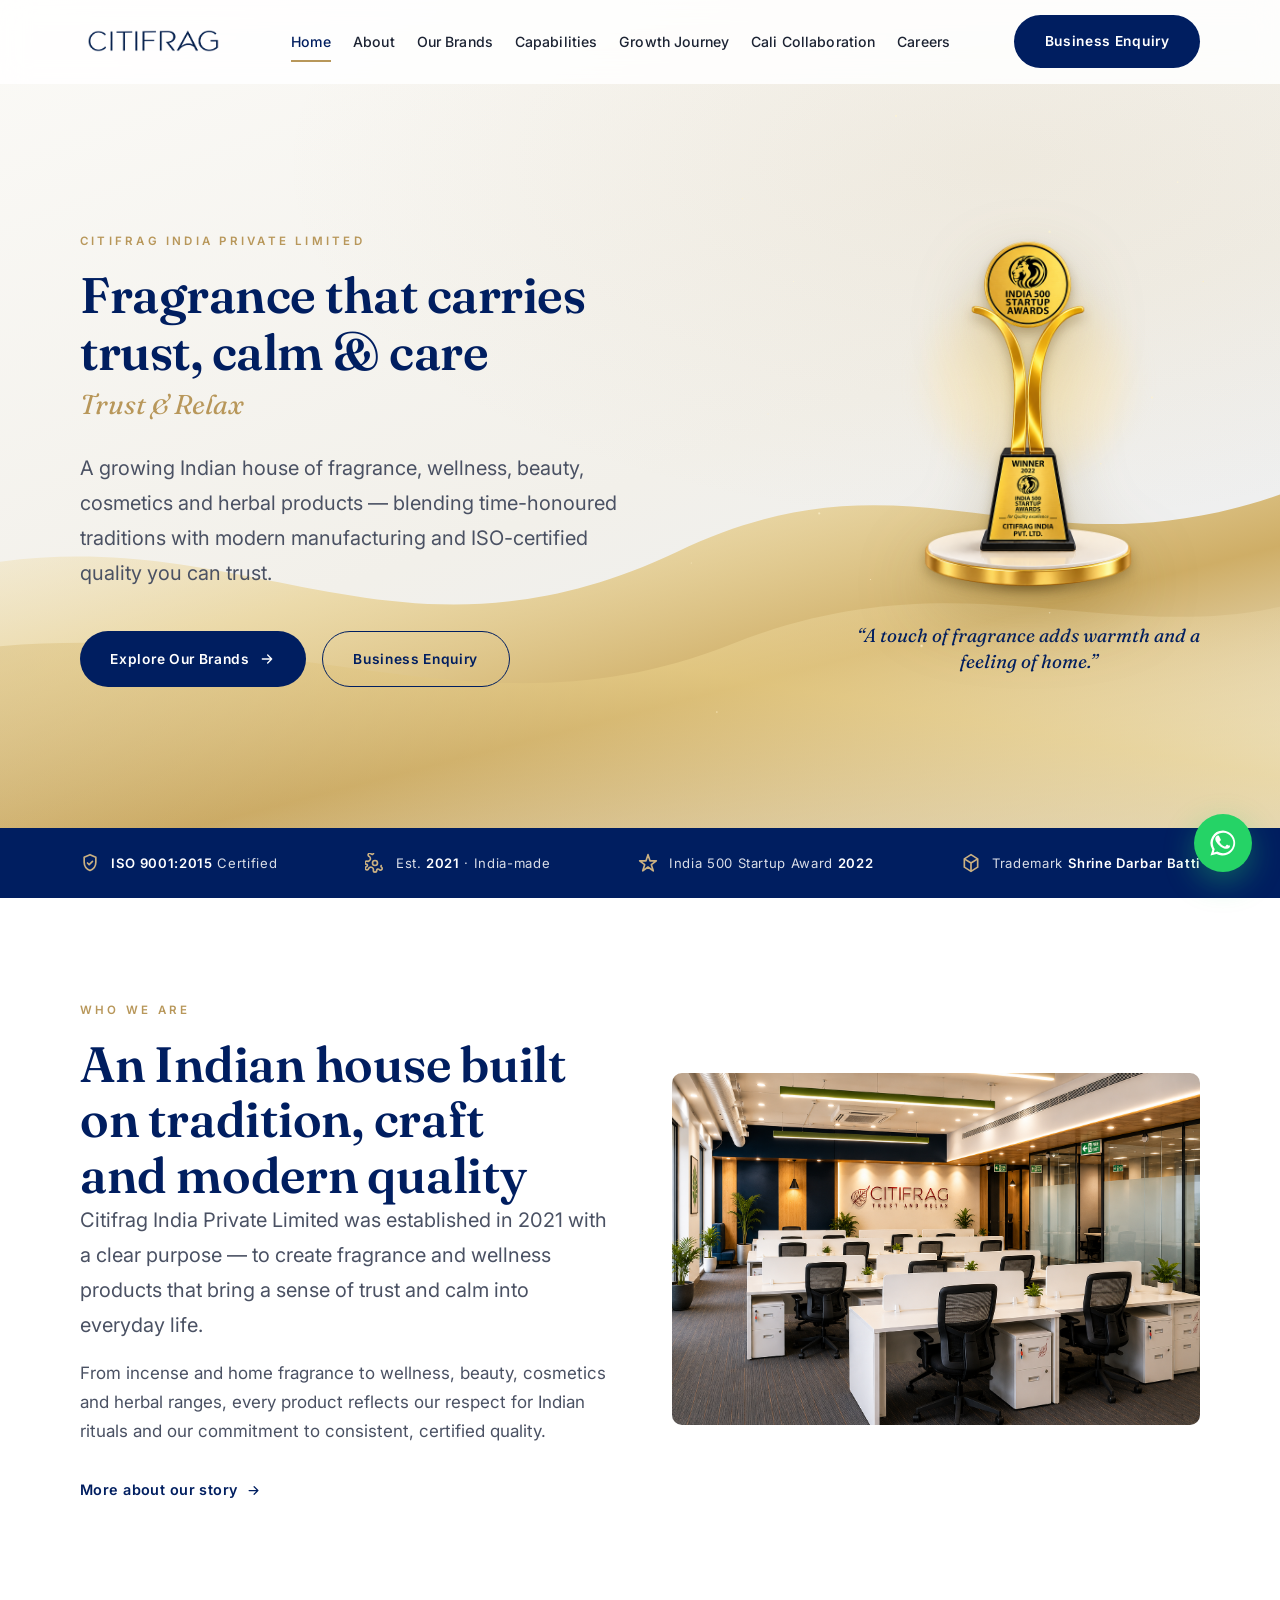
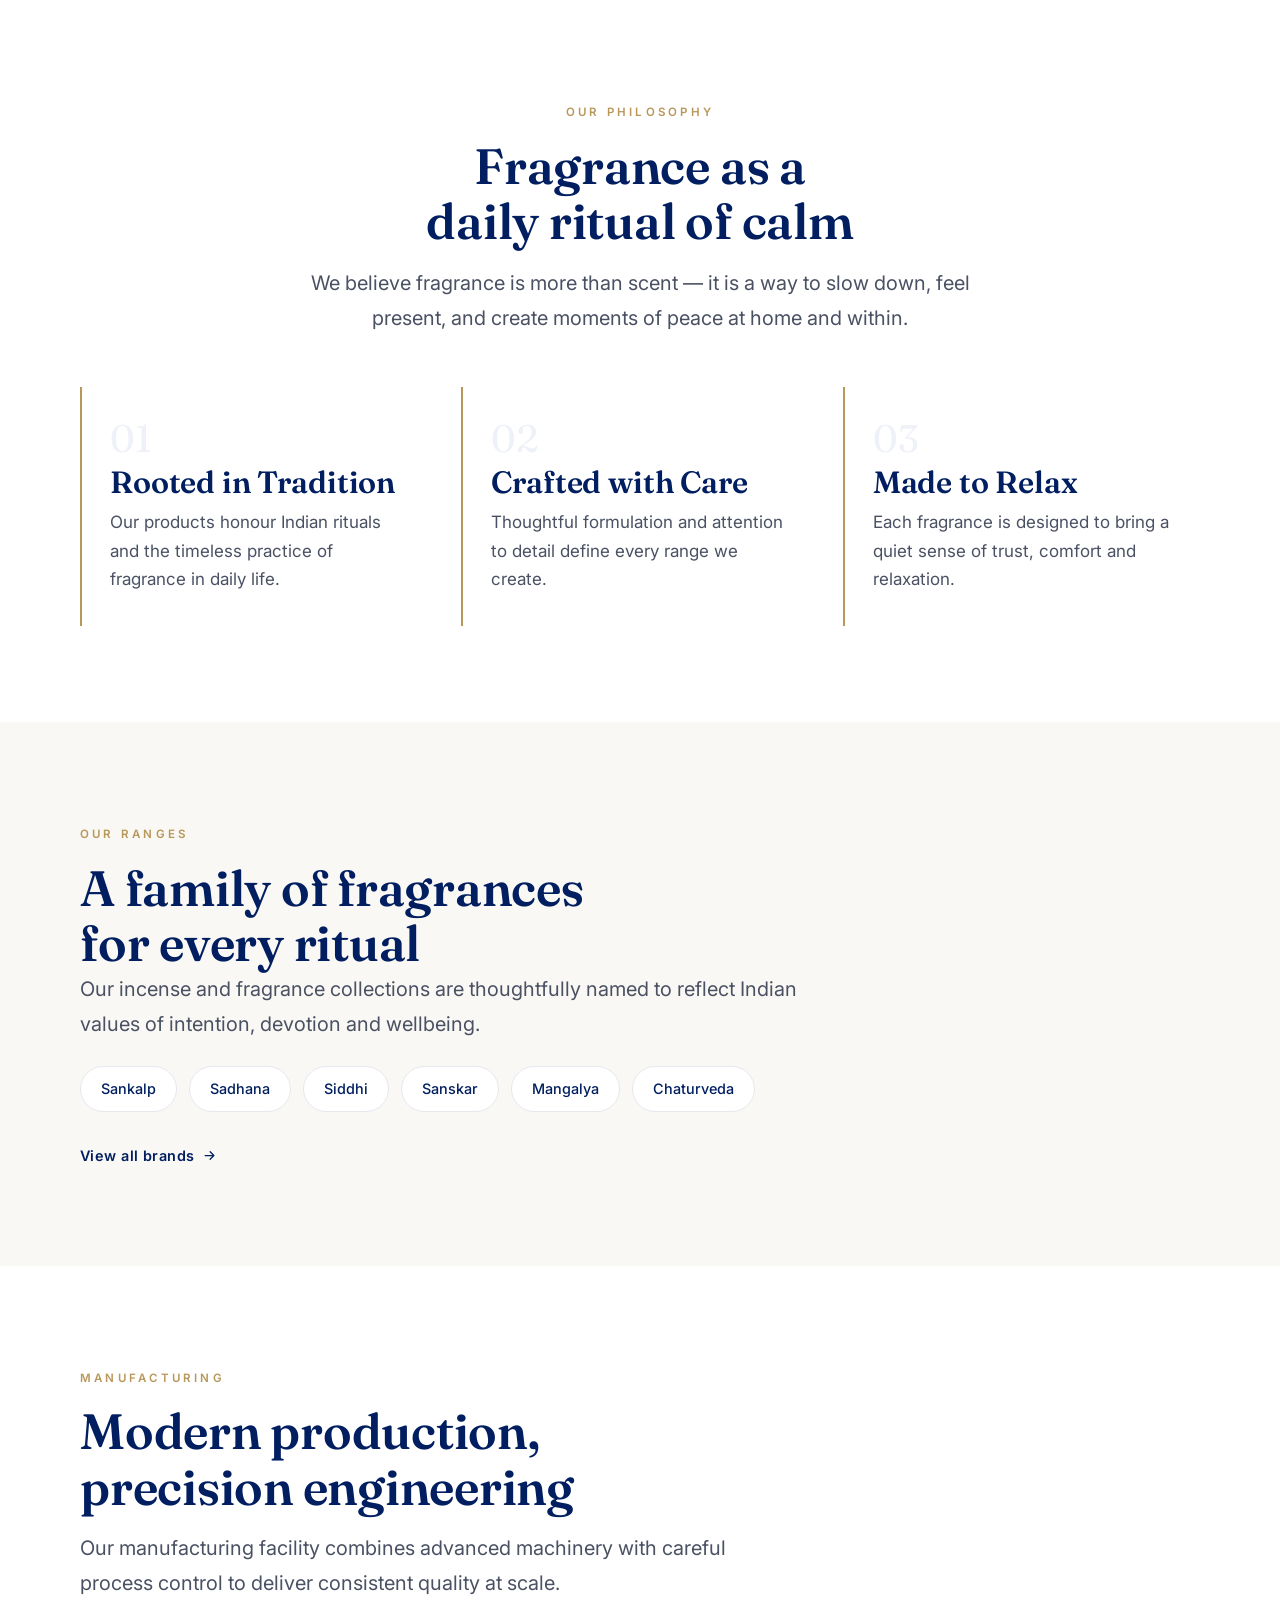
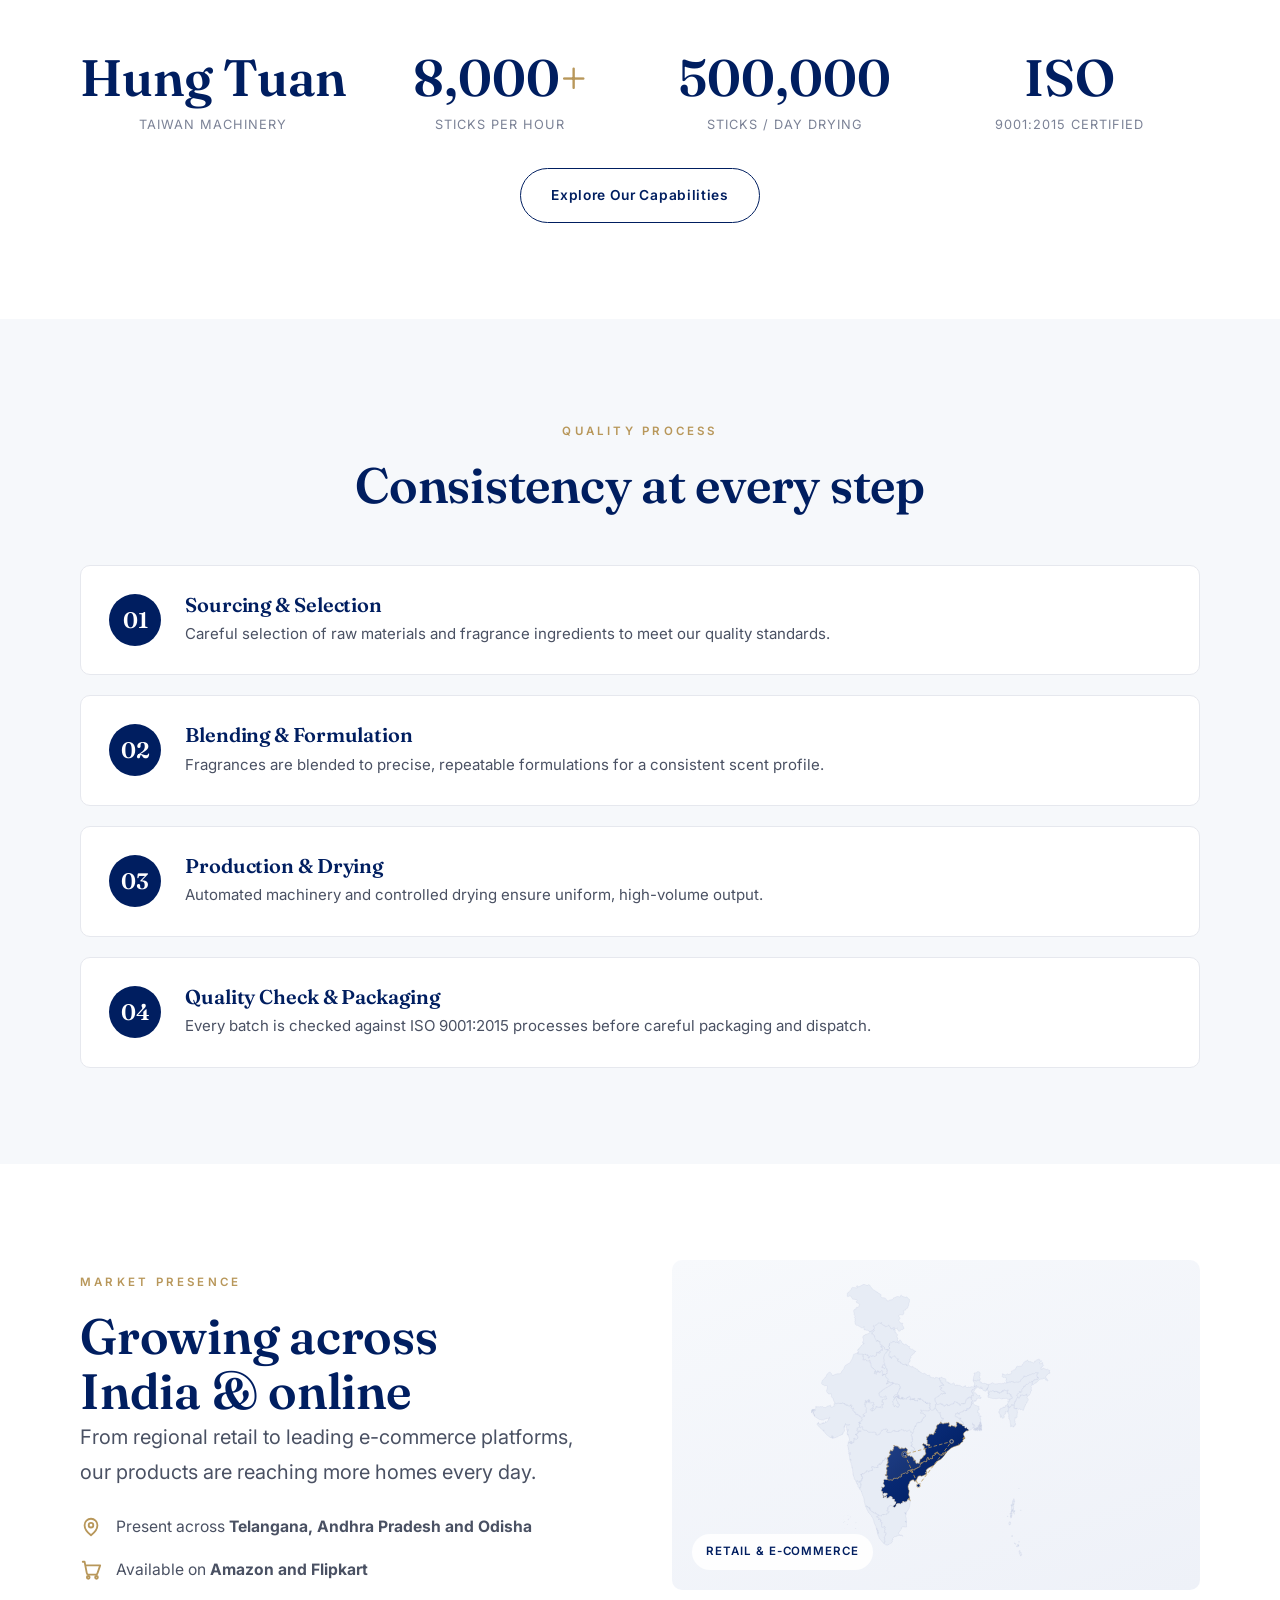
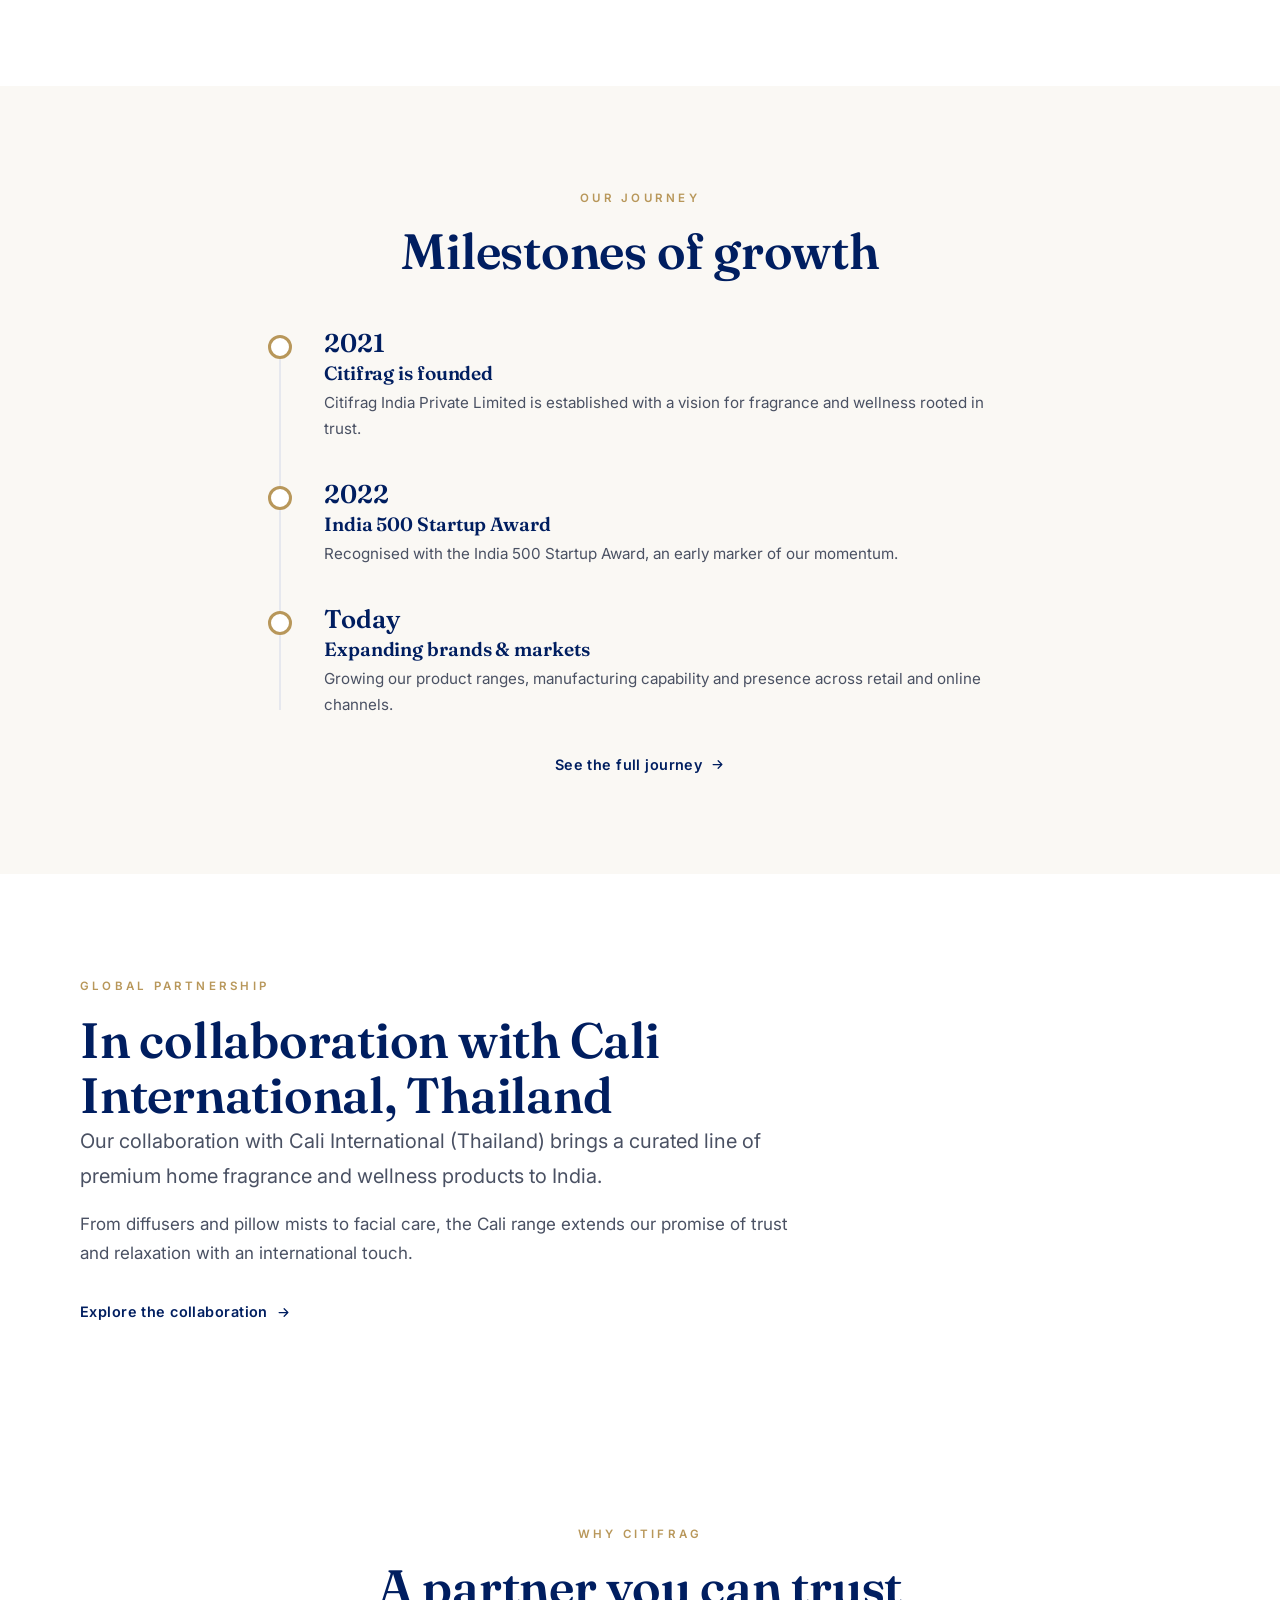
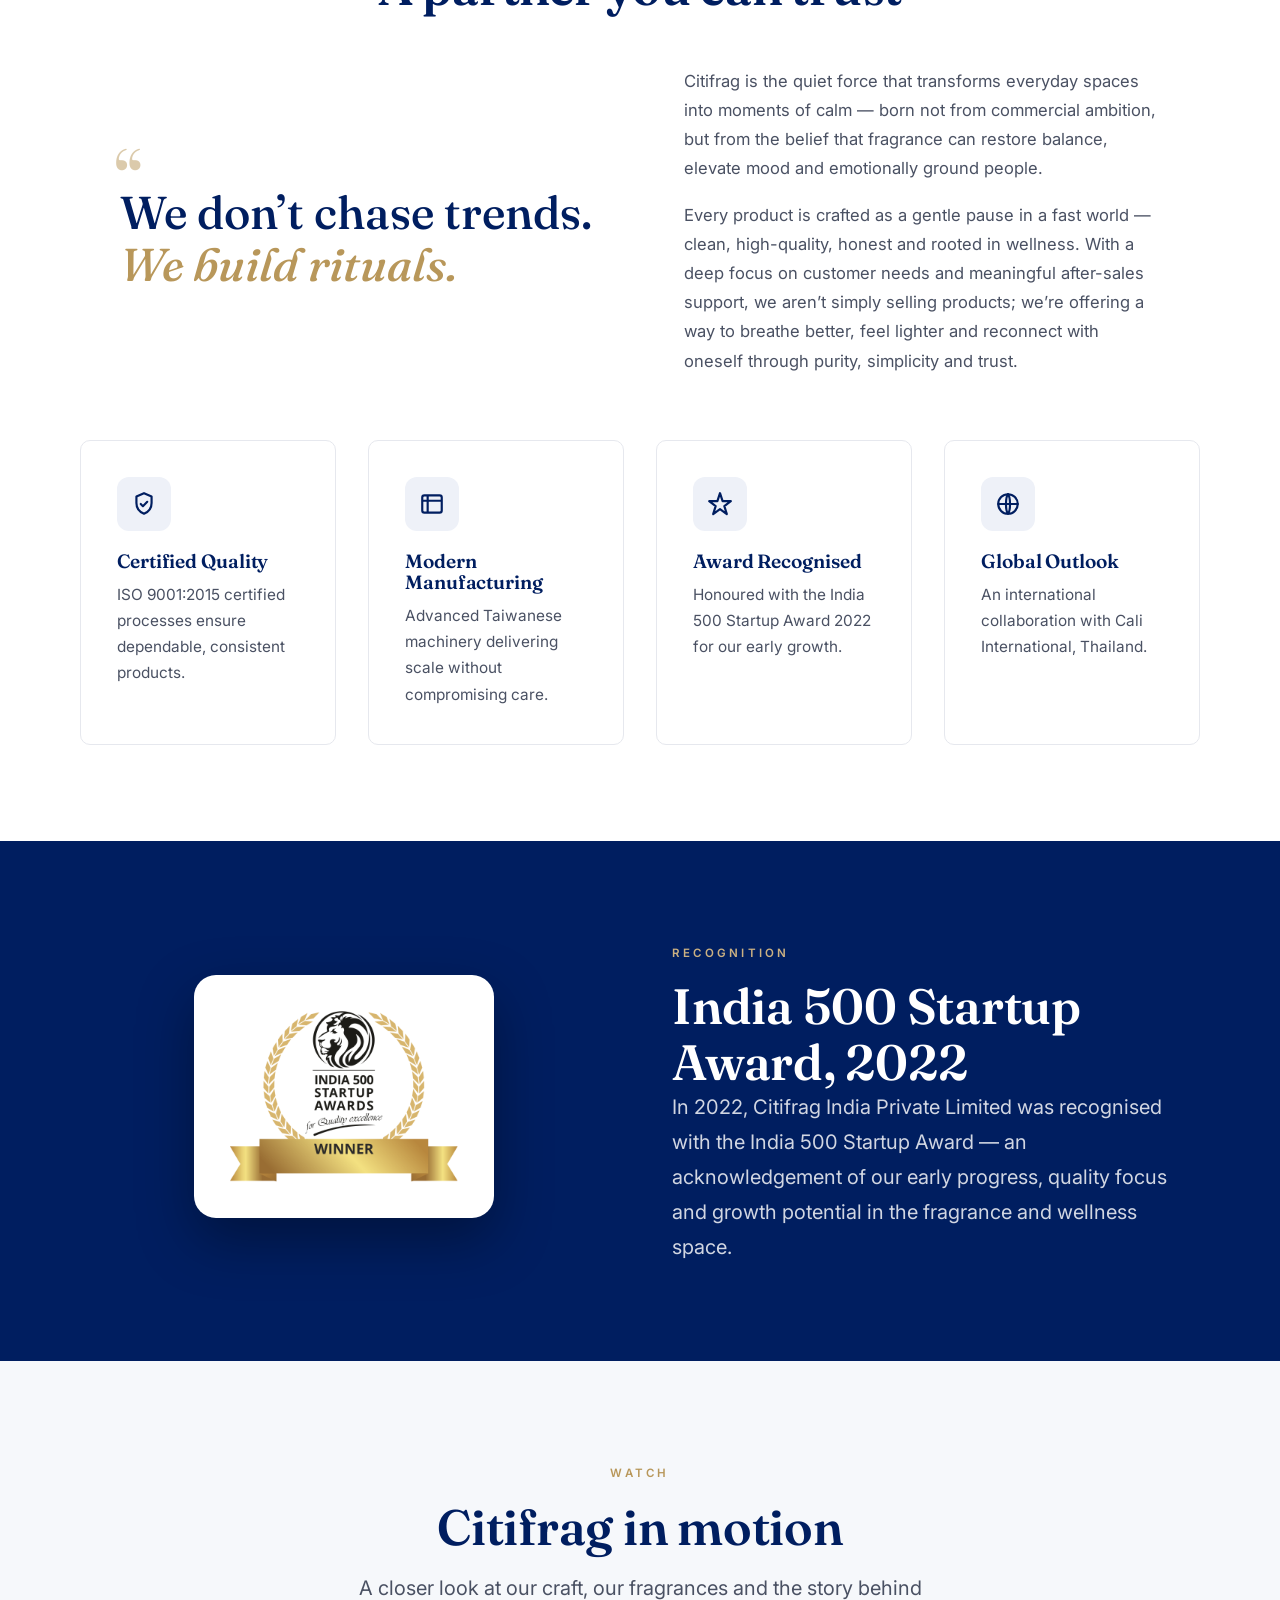
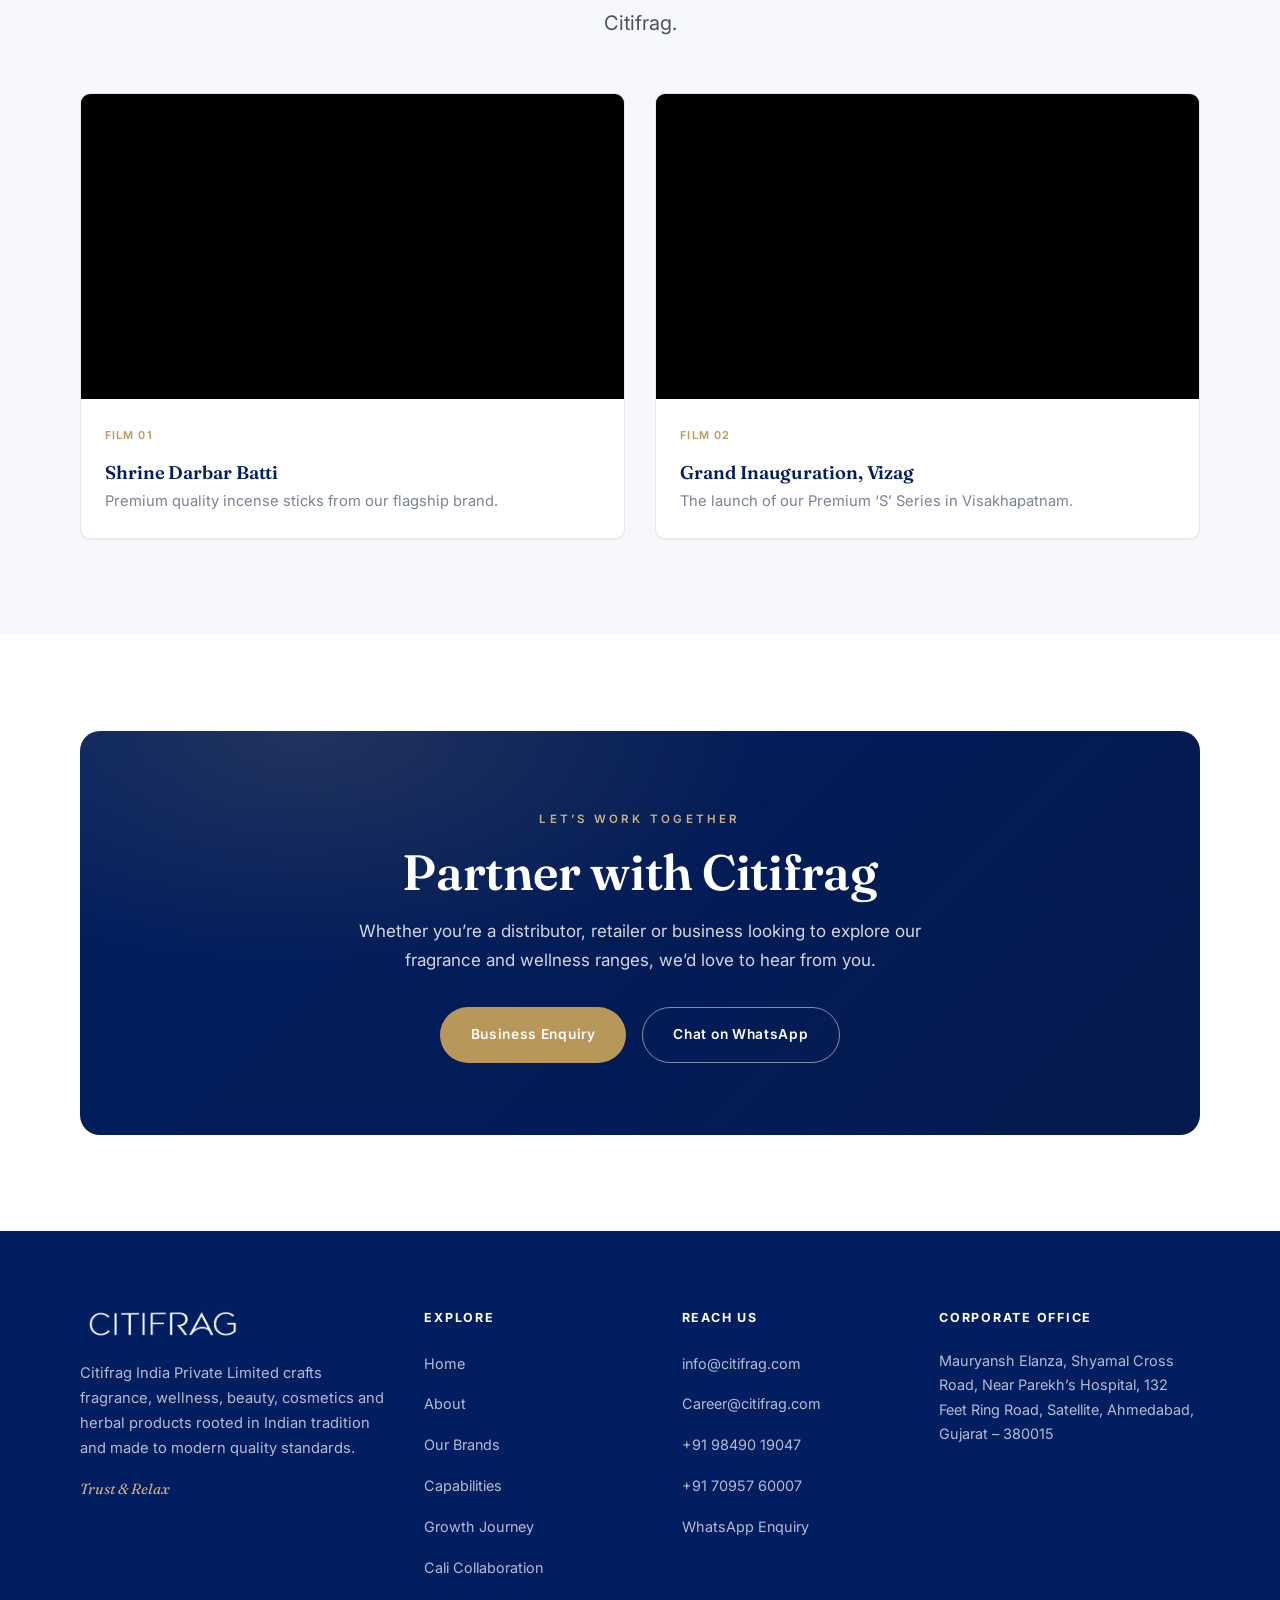
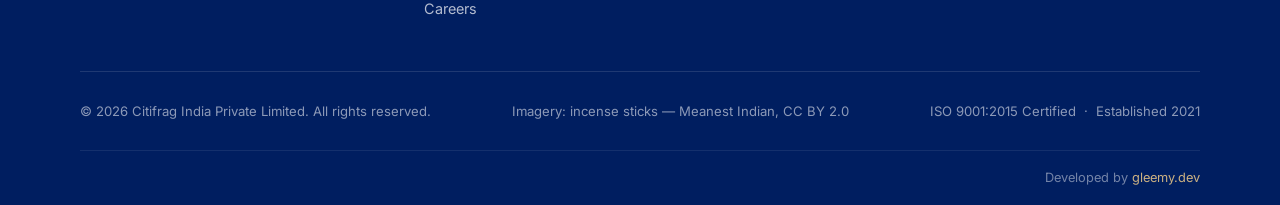
<file: index.html>
<!DOCTYPE html>
<html lang="en">
<head>
  <meta charset="UTF-8" />
  <meta name="viewport" content="width=device-width, initial-scale=1.0" />
  <title>Citifrag India Private Limited | Fragrance, Wellness &amp; Beauty</title>
  <meta name="description" content="Citifrag India Private Limited crafts premium fragrance, wellness, beauty, cosmetics and herbal products. ISO 9001:2015 certified. Trust & Relax." />
  <meta name="theme-color" content="#001E60" />
  <link rel="icon" type="image/png" href="assets/img/logo.png" />

  <!-- Open Graph -->
  <meta property="og:title" content="Citifrag India Private Limited" />
  <meta property="og:description" content="Premium fragrance, wellness and beauty products crafted in India. Trust & Relax." />
  <meta property="og:type" content="website" />
  <meta property="og:image" content="assets/img/logo.png" />

  <!-- Fonts -->
  <link rel="preconnect" href="https://fonts.googleapis.com" />
  <link rel="preconnect" href="https://fonts.gstatic.com" crossorigin />
  <link href="https://fonts.googleapis.com/css2?family=Fraunces:ital,opsz,wght@0,9..144,300..600;1,9..144,300..600&family=Inter:wght@300..700&display=swap" rel="stylesheet" />

  <link rel="stylesheet" href="assets/css/styles.css" />
</head>
<body data-page="home">
  <div id="header-root"></div>

  <main>
    <!-- ============ 1. HERO ============ -->
    <section class="hero">
      <div class="hero__flow" aria-hidden="true">
        <svg viewBox="0 0 1440 900" preserveAspectRatio="xMidYMid slice" xmlns="http://www.w3.org/2000/svg">
          <defs>
            <linearGradient id="silk1" x1="0%" y1="0%" x2="100%" y2="100%">
              <stop offset="0%" stop-color="#f6e7bd" stop-opacity="0"/>
              <stop offset="35%" stop-color="#e6c876" stop-opacity="0.55"/>
              <stop offset="60%" stop-color="#c9a24e" stop-opacity="0.85"/>
              <stop offset="100%" stop-color="#f3e4b6" stop-opacity="0.15"/>
            </linearGradient>
            <linearGradient id="silk2" x1="100%" y1="0%" x2="0%" y2="100%">
              <stop offset="0%" stop-color="#fff4d6" stop-opacity="0"/>
              <stop offset="45%" stop-color="#e9d08a" stop-opacity="0.6"/>
              <stop offset="100%" stop-color="#b8975a" stop-opacity="0.2"/>
            </linearGradient>
          </defs>
          <path class="hero__ribbon hero__ribbon--1" fill="url(#silk1)"
            d="M-100,640 C260,520 420,760 760,600 C1060,455 1180,690 1560,470 L1560,900 L-100,900 Z"/>
          <path class="hero__ribbon hero__ribbon--2" fill="url(#silk2)"
            d="M-100,720 C300,640 520,820 820,700 C1120,580 1300,760 1560,600 L1560,900 L-100,900 Z"/>
        </svg>
      </div>
      <div class="container hero__grid">
        <div class="hero__inner">
          <span class="eyebrow reveal">Citifrag India Private Limited</span>
          <h1 class="display reveal reveal-d1">Fragrance that carries<br />trust, calm &amp; care</h1>
          <p class="hero__statement reveal reveal-d1">Trust &amp; Relax</p>
          <p class="hero__lead lead reveal reveal-d2">A growing Indian house of fragrance, wellness, beauty, cosmetics and herbal products &mdash; blending time-honoured traditions with modern manufacturing and ISO-certified quality you can trust.</p>
          <div class="hero__cta reveal reveal-d3">
            <a class="btn btn--primary" href="brands.html">Explore Our Brands
              <svg viewBox="0 0 24 24" fill="none" stroke="currentColor" stroke-width="2"><path d="M5 12h14M13 6l6 6-6 6" stroke-linecap="round" stroke-linejoin="round"/></svg>
            </a>
            <a class="btn btn--outline" href="contact.html">Business Enquiry</a>
          </div>
        </div>
        <div class="hero__visual hero__visual--award reveal reveal-d2">
          <div class="hero__stage">
            <img class="hero__trophy" src="assets/img/india-500-startup-trophy.png" alt="India 500 Startup Awards 2022 Winner trophy — awarded to Citifrag India Private Limited" width="1024" height="1536" fetchpriority="high" />
            <span class="hero__glint hero__glint--a" aria-hidden="true"></span>
            <span class="hero__glint hero__glint--b" aria-hidden="true"></span>
            <span class="hero__glint hero__glint--c" aria-hidden="true"></span>
            <span class="hero__glint hero__glint--d" aria-hidden="true"></span>
          </div>
          <p class="hero__motto">&ldquo;A touch of fragrance adds warmth and a feeling of home.&rdquo;</p>
        </div>
      </div>
    </section>

    <!-- ============ 2. TRUST STRIP ============ -->
    <section class="trust-strip">
      <div class="container">
        <div class="trust-marquee">
          <div class="trust-group">
            <div class="trust-item">
              <svg viewBox="0 0 24 24" fill="none" stroke="currentColor" stroke-width="2"><path d="M12 2l7 3v6c0 5-3.5 8.5-7 10-3.5-1.5-7-5-7-10V5l7-3z" stroke-linejoin="round"/><path d="M9 12l2 2 4-4" stroke-linecap="round" stroke-linejoin="round"/></svg>
              <span><strong>ISO 9001:2015</strong> Certified</span>
            </div>
            <div class="trust-item">
              <svg viewBox="0 0 24 24" fill="none" stroke="currentColor" stroke-width="2"><path d="M12 15a3 3 0 100-6 3 3 0 000 6z"/><path d="M19.4 15a1.7 1.7 0 00.3 1.9l.1.1a2 2 0 11-2.8 2.8l-.1-.1a1.7 1.7 0 00-2.9 1.2V21a2 2 0 11-4 0v-.1A1.7 1.7 0 004 19.4l-.1.1a2 2 0 11-2.8-2.8l.1-.1a1.7 1.7 0 001.2-2.9H2a2 2 0 110-4h.1A1.7 1.7 0 004.6 4l-.1-.1a2 2 0 112.8-2.8l.1.1a1.7 1.7 0 002.9-1.2V0" stroke-linecap="round" stroke-linejoin="round"/></svg>
              <span>Est. <strong>2021</strong> &middot; India-made</span>
            </div>
            <div class="trust-item">
              <svg viewBox="0 0 24 24" fill="none" stroke="currentColor" stroke-width="2"><path d="M12 2l2.4 7.4H22l-6 4.6 2.3 7.4-6.3-4.6L5.7 21.4 8 14 2 9.4h7.6z" stroke-linejoin="round"/></svg>
              <span>India 500 Startup Award <strong>2022</strong></span>
            </div>
            <div class="trust-item">
              <svg viewBox="0 0 24 24" fill="none" stroke="currentColor" stroke-width="2"><path d="M20 7l-8-5-8 5v10l8 5 8-5V7z" stroke-linejoin="round"/><path d="M4 7l8 5 8-5M12 22V12" stroke-linejoin="round"/></svg>
              <span>Trademark <strong>Shrine Darbar Batti</strong></span>
            </div>
          </div>
          <div class="trust-group" aria-hidden="true">
            <div class="trust-item">
              <svg viewBox="0 0 24 24" fill="none" stroke="currentColor" stroke-width="2"><path d="M12 2l7 3v6c0 5-3.5 8.5-7 10-3.5-1.5-7-5-7-10V5l7-3z" stroke-linejoin="round"/><path d="M9 12l2 2 4-4" stroke-linecap="round" stroke-linejoin="round"/></svg>
              <span><strong>ISO 9001:2015</strong> Certified</span>
            </div>
            <div class="trust-item">
              <svg viewBox="0 0 24 24" fill="none" stroke="currentColor" stroke-width="2"><path d="M12 15a3 3 0 100-6 3 3 0 000 6z"/><path d="M19.4 15a1.7 1.7 0 00.3 1.9l.1.1a2 2 0 11-2.8 2.8l-.1-.1a1.7 1.7 0 00-2.9 1.2V21a2 2 0 11-4 0v-.1A1.7 1.7 0 004 19.4l-.1.1a2 2 0 11-2.8-2.8l.1-.1a1.7 1.7 0 001.2-2.9H2a2 2 0 110-4h.1A1.7 1.7 0 004.6 4l-.1-.1a2 2 0 112.8-2.8l.1.1a1.7 1.7 0 002.9-1.2V0" stroke-linecap="round" stroke-linejoin="round"/></svg>
              <span>Est. <strong>2021</strong> &middot; India-made</span>
            </div>
            <div class="trust-item">
              <svg viewBox="0 0 24 24" fill="none" stroke="currentColor" stroke-width="2"><path d="M12 2l2.4 7.4H22l-6 4.6 2.3 7.4-6.3-4.6L5.7 21.4 8 14 2 9.4h7.6z" stroke-linejoin="round"/></svg>
              <span>India 500 Startup Award <strong>2022</strong></span>
            </div>
            <div class="trust-item">
              <svg viewBox="0 0 24 24" fill="none" stroke="currentColor" stroke-width="2"><path d="M20 7l-8-5-8 5v10l8 5 8-5V7z" stroke-linejoin="round"/><path d="M4 7l8 5 8-5M12 22V12" stroke-linejoin="round"/></svg>
              <span>Trademark <strong>Shrine Darbar Batti</strong></span>
            </div>
          </div>
        </div>
      </div>
    </section>

    <!-- ============ 3. ABOUT INTRO ============ -->
    <section class="section" id="about">
      <div class="container">
        <div class="split">
          <div class="reveal">
            <span class="eyebrow">Who We Are</span>
            <h2 class="h2">An Indian house built on tradition, craft and modern quality</h2>
            <span class="divider-line"></span>
            <p class="lead">Citifrag India Private Limited was established in 2021 with a clear purpose &mdash; to create fragrance and wellness products that bring a sense of trust and calm into everyday life.</p>
            <p style="margin-top:1rem;">From incense and home fragrance to wellness, beauty, cosmetics and herbal ranges, every product reflects our respect for Indian rituals and our commitment to consistent, certified quality.</p>
            <a class="link-arrow mt-2" href="about.html">More about our story
              <svg viewBox="0 0 24 24" fill="none" stroke="currentColor" stroke-width="2"><path d="M5 12h14M13 6l6 6-6 6" stroke-linecap="round" stroke-linejoin="round"/></svg>
            </a>
          </div>
          <div class="media media--photo reveal reveal-d1">
            <img src="images/Pic.png" alt="Inside the Citifrag India office — a modern, calm workspace with the CITIFRAG Trust and Relax brand wall" loading="lazy" />
          </div>
        </div>
      </div>
    </section>

    <!-- ============ 5. PHILOSOPHY ============ -->
    <section class="section">
      <div class="container">
        <div class="section-head section-head--center reveal">
          <span class="eyebrow">Our Philosophy</span>
          <h2 class="h2">Fragrance as a daily ritual of calm</h2>
          <span class="divider-line"></span>
          <p class="lead">We believe fragrance is more than scent &mdash; it is a way to slow down, feel present, and create moments of peace at home and within.</p>
        </div>
        <div class="philosophy-grid">
          <div class="pillar reveal">
            <div class="pillar__k">01</div>
            <h3 class="h3" style="margin:.5rem 0;">Rooted in Tradition</h3>
            <p>Our products honour Indian rituals and the timeless practice of fragrance in daily life.</p>
          </div>
          <div class="pillar reveal reveal-d1">
            <div class="pillar__k">02</div>
            <h3 class="h3" style="margin:.5rem 0;">Crafted with Care</h3>
            <p>Thoughtful formulation and attention to detail define every range we create.</p>
          </div>
          <div class="pillar reveal reveal-d2">
            <div class="pillar__k">03</div>
            <h3 class="h3" style="margin:.5rem 0;">Made to Relax</h3>
            <p>Each fragrance is designed to bring a quiet sense of trust, comfort and relaxation.</p>
          </div>
        </div>
      </div>
    </section>

    <!-- ============ 6. PRODUCT STORY / RANGES ============ -->
    <section class="section section--cream">
      <div class="container">
        <div class="split split--single">
          <div class="reveal">
            <span class="eyebrow">Our Ranges</span>
            <h2 class="h2">A family of fragrances for every ritual</h2>
            <span class="divider-line"></span>
            <p class="lead">Our incense and fragrance collections are thoughtfully named to reflect Indian values of intention, devotion and wellbeing.</p>
            <div class="range-pills">
              <span class="range-pill">Sankalp</span>
              <span class="range-pill">Sadhana</span>
              <span class="range-pill">Siddhi</span>
              <span class="range-pill">Sanskar</span>
              <span class="range-pill">Mangalya</span>
              <span class="range-pill">Chaturveda</span>
            </div>
            <a class="link-arrow mt-2" href="brands.html">View all brands
              <svg viewBox="0 0 24 24" fill="none" stroke="currentColor" stroke-width="2"><path d="M5 12h14M13 6l6 6-6 6" stroke-linecap="round" stroke-linejoin="round"/></svg>
            </a>
          </div>
        </div>
      </div>
    </section>

    <!-- ============ 8. MANUFACTURING ============ -->
    <section class="section">
      <div class="container">
        <div class="section-head reveal">
          <span class="eyebrow">Manufacturing</span>
          <h2 class="h2">Modern production, precision engineering</h2>
          <span class="divider-line"></span>
          <p class="lead">Our manufacturing facility combines advanced machinery with careful process control to deliver consistent quality at scale.</p>
        </div>
        <div class="stat-row">
          <div class="stat reveal">
            <div class="stat__num stat__num--name">Hung Tuan</div>
            <div class="stat__label">Taiwan Machinery</div>
          </div>
          <div class="stat reveal reveal-d1">
            <div class="stat__num">8,000<span>+</span></div>
            <div class="stat__label">Sticks per hour</div>
          </div>
          <div class="stat reveal reveal-d2">
            <div class="stat__num">500,000</div>
            <div class="stat__label">Sticks / day drying</div>
          </div>
          <div class="stat reveal reveal-d3">
            <div class="stat__num">ISO</div>
            <div class="stat__label">9001:2015 Certified</div>
          </div>
        </div>
        <div class="mt-2 reveal" style="text-align:center;">
          <a class="btn btn--outline" href="capabilities.html">Explore Our Capabilities</a>
        </div>
      </div>
    </section>

    <!-- ============ 9. QUALITY PROCESS ============ -->
    <section class="section section--mist">
      <div class="container">
        <div class="section-head section-head--center reveal">
          <span class="eyebrow">Quality Process</span>
          <h2 class="h2">Consistency at every step</h2>
          <span class="divider-line"></span>
        </div>
        <div class="process">
          <div class="process-step reveal">
            <div class="process-step__n"></div>
            <div><h4>Sourcing &amp; Selection</h4><p>Careful selection of raw materials and fragrance ingredients to meet our quality standards.</p></div>
          </div>
          <div class="process-step reveal reveal-d1">
            <div class="process-step__n"></div>
            <div><h4>Blending &amp; Formulation</h4><p>Fragrances are blended to precise, repeatable formulations for a consistent scent profile.</p></div>
          </div>
          <div class="process-step reveal reveal-d2">
            <div class="process-step__n"></div>
            <div><h4>Production &amp; Drying</h4><p>Automated machinery and controlled drying ensure uniform, high-volume output.</p></div>
          </div>
          <div class="process-step reveal reveal-d3">
            <div class="process-step__n"></div>
            <div><h4>Quality Check &amp; Packaging</h4><p>Every batch is checked against ISO 9001:2015 processes before careful packaging and dispatch.</p></div>
          </div>
        </div>
      </div>
    </section>

    <!-- ============ 10. MARKET PRESENCE ============ -->
    <section class="section">
      <div class="container">
        <div class="split">
          <div class="reveal">
            <span class="eyebrow">Market Presence</span>
            <h2 class="h2">Growing across India &amp; online</h2>
            <span class="divider-line"></span>
            <p class="lead">From regional retail to leading e-commerce platforms, our products are reaching more homes every day.</p>
            <ul class="feature-list">
              <li><svg viewBox="0 0 24 24" fill="none" stroke="currentColor" stroke-width="2"><path d="M12 21s-7-5.5-7-11a7 7 0 0114 0c0 5.5-7 11-7 11z" stroke-linejoin="round"/><circle cx="12" cy="10" r="2.5"/></svg><span>Present across <strong>Telangana, Andhra Pradesh and Odisha</strong></span></li>
              <li><svg viewBox="0 0 24 24" fill="none" stroke="currentColor" stroke-width="2"><path d="M3 3h2l2.4 12.4a2 2 0 002 1.6h7.7a2 2 0 002-1.6L22 7H6" stroke-linecap="round" stroke-linejoin="round"/><circle cx="9" cy="20" r="1.5"/><circle cx="18" cy="20" r="1.5"/></svg><span>Available on <strong>Amazon and Flipkart</strong></span></li>
            </ul>
          </div>
          <div class="media media--wide media--map reveal reveal-d1">
            <img src="assets/img/india-map.svg" alt="Animated map of India highlighting Citifrag's presence across Telangana, Andhra Pradesh and Odisha, connected by market links" loading="lazy" />
            <div class="media__badge">Retail &amp; E-commerce</div>
          </div>
        </div>
      </div>
    </section>

    <!-- ============ 11. GROWTH TIMELINE ============ -->
    <section class="section section--cream">
      <div class="container">
        <div class="section-head section-head--center reveal">
          <span class="eyebrow">Our Journey</span>
          <h2 class="h2">Milestones of growth</h2>
          <span class="divider-line"></span>
        </div>
        <div style="max-width:760px;margin-inline:auto;">
          <div class="timeline">
            <div class="timeline-item reveal">
              <span class="timeline-item__dot"></span>
              <div class="timeline-item__year">2021</div>
              <h4>Citifrag is founded</h4>
              <p>Citifrag India Private Limited is established with a vision for fragrance and wellness rooted in trust.</p>
            </div>
            <div class="timeline-item reveal reveal-d1">
              <span class="timeline-item__dot"></span>
              <div class="timeline-item__year">2022</div>
              <h4>India 500 Startup Award</h4>
              <p>Recognised with the India 500 Startup Award, an early marker of our momentum.</p>
            </div>
            <div class="timeline-item reveal reveal-d2">
              <span class="timeline-item__dot"></span>
              <div class="timeline-item__year">Today</div>
              <h4>Expanding brands &amp; markets</h4>
              <p>Growing our product ranges, manufacturing capability and presence across retail and online channels.</p>
            </div>
          </div>
        </div>
        <div class="mt-2 reveal" style="text-align:center;">
          <a class="link-arrow" href="growth-journey.html">See the full journey
            <svg viewBox="0 0 24 24" fill="none" stroke="currentColor" stroke-width="2"><path d="M5 12h14M13 6l6 6-6 6" stroke-linecap="round" stroke-linejoin="round"/></svg>
          </a>
        </div>
      </div>
    </section>

    <!-- ============ 12. CALI COLLABORATION ============ -->
    <section class="section">
      <div class="container">
        <div class="split split--single">
          <div class="reveal">
            <span class="eyebrow">Global Partnership</span>
            <h2 class="h2">In collaboration with Cali International, Thailand</h2>
            <span class="divider-line"></span>
            <p class="lead">Our collaboration with Cali International (Thailand) brings a curated line of premium home fragrance and wellness products to India.</p>
            <p style="margin-top:1rem;">From diffusers and pillow mists to facial care, the Cali range extends our promise of trust and relaxation with an international touch.</p>
            <a class="link-arrow mt-2" href="cali-collaboration.html">Explore the collaboration
              <svg viewBox="0 0 24 24" fill="none" stroke="currentColor" stroke-width="2"><path d="M5 12h14M13 6l6 6-6 6" stroke-linecap="round" stroke-linejoin="round"/></svg>
            </a>
          </div>
        </div>
      </div>
    </section>

    <!-- ============ 14. WHY CITIFRAG ============ -->
    <section class="section">
      <div class="container">
        <div class="section-head section-head--center reveal">
          <span class="eyebrow">Why Citifrag</span>
          <h2 class="h2">A partner you can trust</h2>
          <span class="divider-line"></span>
        </div>
        <div class="why-editorial">
          <div class="why-editorial__quote reveal">
            <p class="why-quote">We don&rsquo;t chase trends.<br /><span>We build rituals.</span></p>
          </div>
          <div class="why-editorial__body reveal reveal-d1">
            <p>Citifrag is the quiet force that transforms everyday spaces into moments of calm &mdash; born not from commercial ambition, but from the belief that fragrance can restore balance, elevate mood and emotionally ground people.</p>
            <p>Every product is crafted as a gentle pause in a fast world &mdash; clean, high-quality, honest and rooted in wellness. With a deep focus on customer needs and meaningful after-sales support, we aren&rsquo;t simply selling products; we&rsquo;re offering a way to breathe better, feel lighter and reconnect with oneself through purity, simplicity and trust.</p>
          </div>
        </div>
        <div class="grid grid-4">
          <div class="card reveal">
            <div class="card__icon"><svg viewBox="0 0 24 24" fill="none" stroke="currentColor" stroke-width="2"><path d="M12 2l7 3v6c0 5-3.5 8.5-7 10-3.5-1.5-7-5-7-10V5l7-3z" stroke-linejoin="round"/><path d="M9 12l2 2 4-4" stroke-linecap="round" stroke-linejoin="round"/></svg></div>
            <h3 style="font-size:1.2rem;">Certified Quality</h3>
            <p>ISO 9001:2015 certified processes ensure dependable, consistent products.</p>
          </div>
          <div class="card reveal reveal-d1">
            <div class="card__icon"><svg viewBox="0 0 24 24" fill="none" stroke="currentColor" stroke-width="2"><rect x="3" y="4" width="18" height="16" rx="2"/><path d="M3 9h18M8 4v16" stroke-linejoin="round"/></svg></div>
            <h3 style="font-size:1.2rem;">Modern Manufacturing</h3>
            <p>Advanced Taiwanese machinery delivering scale without compromising care.</p>
          </div>
          <div class="card reveal reveal-d2">
            <div class="card__icon"><svg viewBox="0 0 24 24" fill="none" stroke="currentColor" stroke-width="2"><path d="M12 2l2.4 7.4H22l-6 4.6 2.3 7.4-6.3-4.6L5.7 21.4 8 14 2 9.4h7.6z" stroke-linejoin="round"/></svg></div>
            <h3 style="font-size:1.2rem;">Award Recognised</h3>
            <p>Honoured with the India 500 Startup Award 2022 for our early growth.</p>
          </div>
          <div class="card reveal reveal-d3">
            <div class="card__icon"><svg viewBox="0 0 24 24" fill="none" stroke="currentColor" stroke-width="2"><circle cx="12" cy="12" r="9"/><path d="M3 12h18M12 3c2.5 3 2.5 15 0 18M12 3c-2.5 3-2.5 15 0 18" stroke-linecap="round"/></svg></div>
            <h3 style="font-size:1.2rem;">Global Outlook</h3>
            <p>An international collaboration with Cali International, Thailand.</p>
          </div>
        </div>
      </div>
    </section>

    <!-- ============ 15. AWARD ============ -->
    <section class="section section--navy">
      <div class="container">
        <div class="split">
          <div class="reveal award-badge-wrap">
            <img src="assets/img/india-500-startup-award.png" alt="India 500 Startup Awards 2022 Winner badge — awarded to Citifrag India Private Limited for Quality Excellence" class="award-badge" loading="lazy" />
          </div>
          <div class="reveal reveal-d1">
            <span class="eyebrow eyebrow--light">Recognition</span>
            <h2 class="h2">India 500 Startup Award, 2022</h2>
            <span class="divider-line"></span>
            <p class="lead" style="color:rgba(255,255,255,0.82);">In 2022, Citifrag India Private Limited was recognised with the India 500 Startup Award &mdash; an acknowledgement of our early progress, quality focus and growth potential in the fragrance and wellness space.</p>
          </div>
        </div>
      </div>
    </section>

    <!-- ============ 15b. VIDEO SHOWCASE ============ -->
    <section class="section section--mist">
      <div class="container">
        <div class="section-head section-head--center reveal">
          <span class="eyebrow">Watch</span>
          <h2 class="h2">Citifrag in motion</h2>
          <span class="divider-line"></span>
          <p class="lead" style="max-width:640px;">A closer look at our craft, our fragrances and the story behind Citifrag.</p>
        </div>
        <div class="video-grid">
          <figure class="video-card reveal">
            <iframe
              class="video-card__iframe"
              src="https://www.youtube.com/embed/hxZD9p6Nc-M?rel=0"
              title="Premium Quality Incense Sticks from Shrine Darbar Batti"
              loading="lazy"
              frameborder="0"
              allow="accelerometer; autoplay; clipboard-write; encrypted-media; gyroscope; picture-in-picture; web-share"
              referrerpolicy="strict-origin-when-cross-origin"
              allowfullscreen></iframe>
            <figcaption class="video-card__body">
              <span class="tag">Film 01</span>
              <h4>Shrine Darbar Batti</h4>
              <p>Premium quality incense sticks from our flagship brand.</p>
            </figcaption>
          </figure>
          <figure class="video-card reveal reveal-d1">
            <iframe
              class="video-card__iframe"
              src="https://www.youtube.com/embed/pNojMaUXhG4?rel=0"
              title="Shrine Darbar Batti Grand Inauguration - Citifrag India, Vizag"
              loading="lazy"
              frameborder="0"
              allow="accelerometer; autoplay; clipboard-write; encrypted-media; gyroscope; picture-in-picture; web-share"
              referrerpolicy="strict-origin-when-cross-origin"
              allowfullscreen></iframe>
            <figcaption class="video-card__body">
              <span class="tag">Film 02</span>
              <h4>Grand Inauguration, Vizag</h4>
              <p>The launch of our Premium &lsquo;S&rsquo; Series in Visakhapatnam.</p>
            </figcaption>
          </figure>
        </div>
      </div>
    </section>

    <!-- ============ 16. ENQUIRY CTA ============ -->
    <section class="section">
      <div class="container">
        <div class="cta-band reveal">
          <span class="eyebrow eyebrow--light">Let&rsquo;s Work Together</span>
          <h2 class="h2">Partner with Citifrag</h2>
          <p>Whether you&rsquo;re a distributor, retailer or business looking to explore our fragrance and wellness ranges, we&rsquo;d love to hear from you.</p>
          <div class="btn-row">
            <a class="btn btn--gold" href="contact.html">Business Enquiry</a>
            <a class="btn btn--light" href="https://wa.me/919849019047?text=Hello%20Citifrag%2C%20I%20would%20like%20to%20know%20more%20about%20your%20products%20and%20business%20opportunities." target="_blank" rel="noopener">Chat on WhatsApp</a>
          </div>
        </div>
      </div>
    </section>

  </main>

  <div id="footer-root"></div>

  <script src="assets/js/components.js"></script>
  <script src="assets/js/main.js"></script>
</body>
</html>
</file>
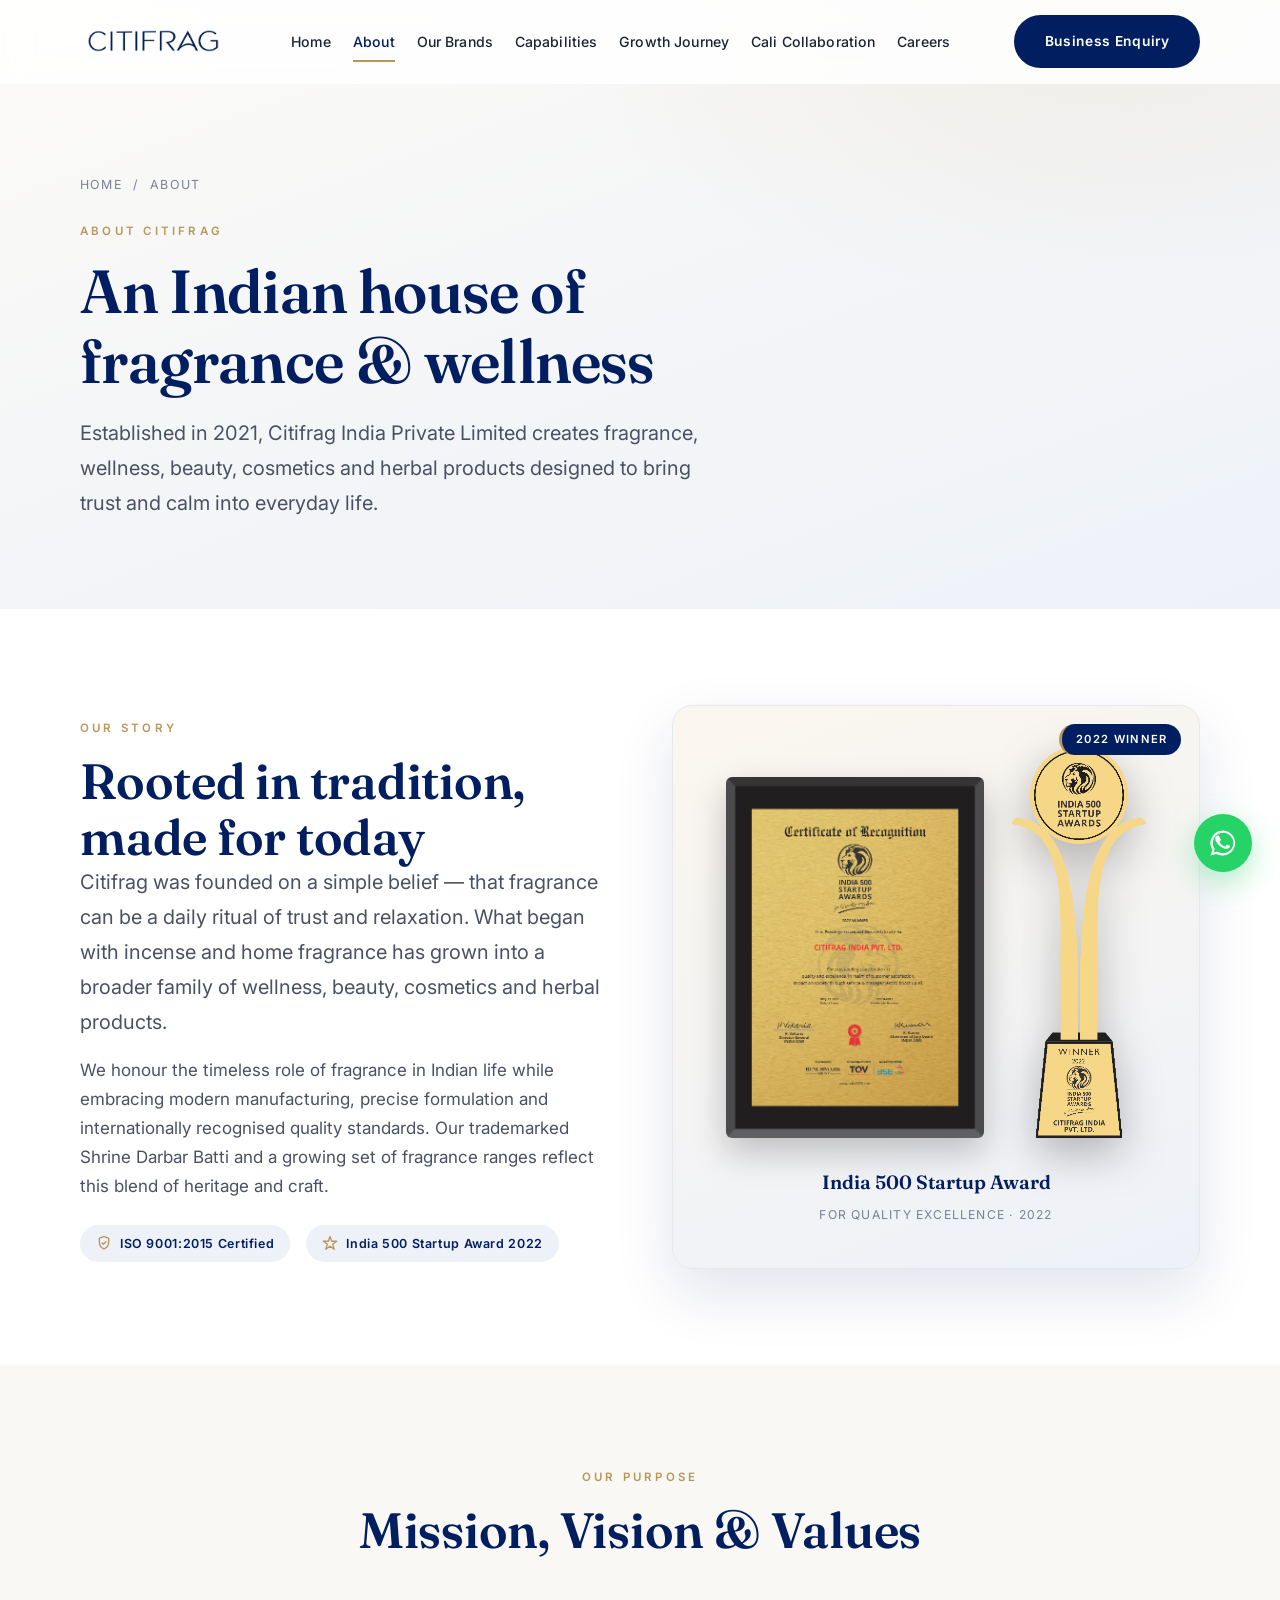
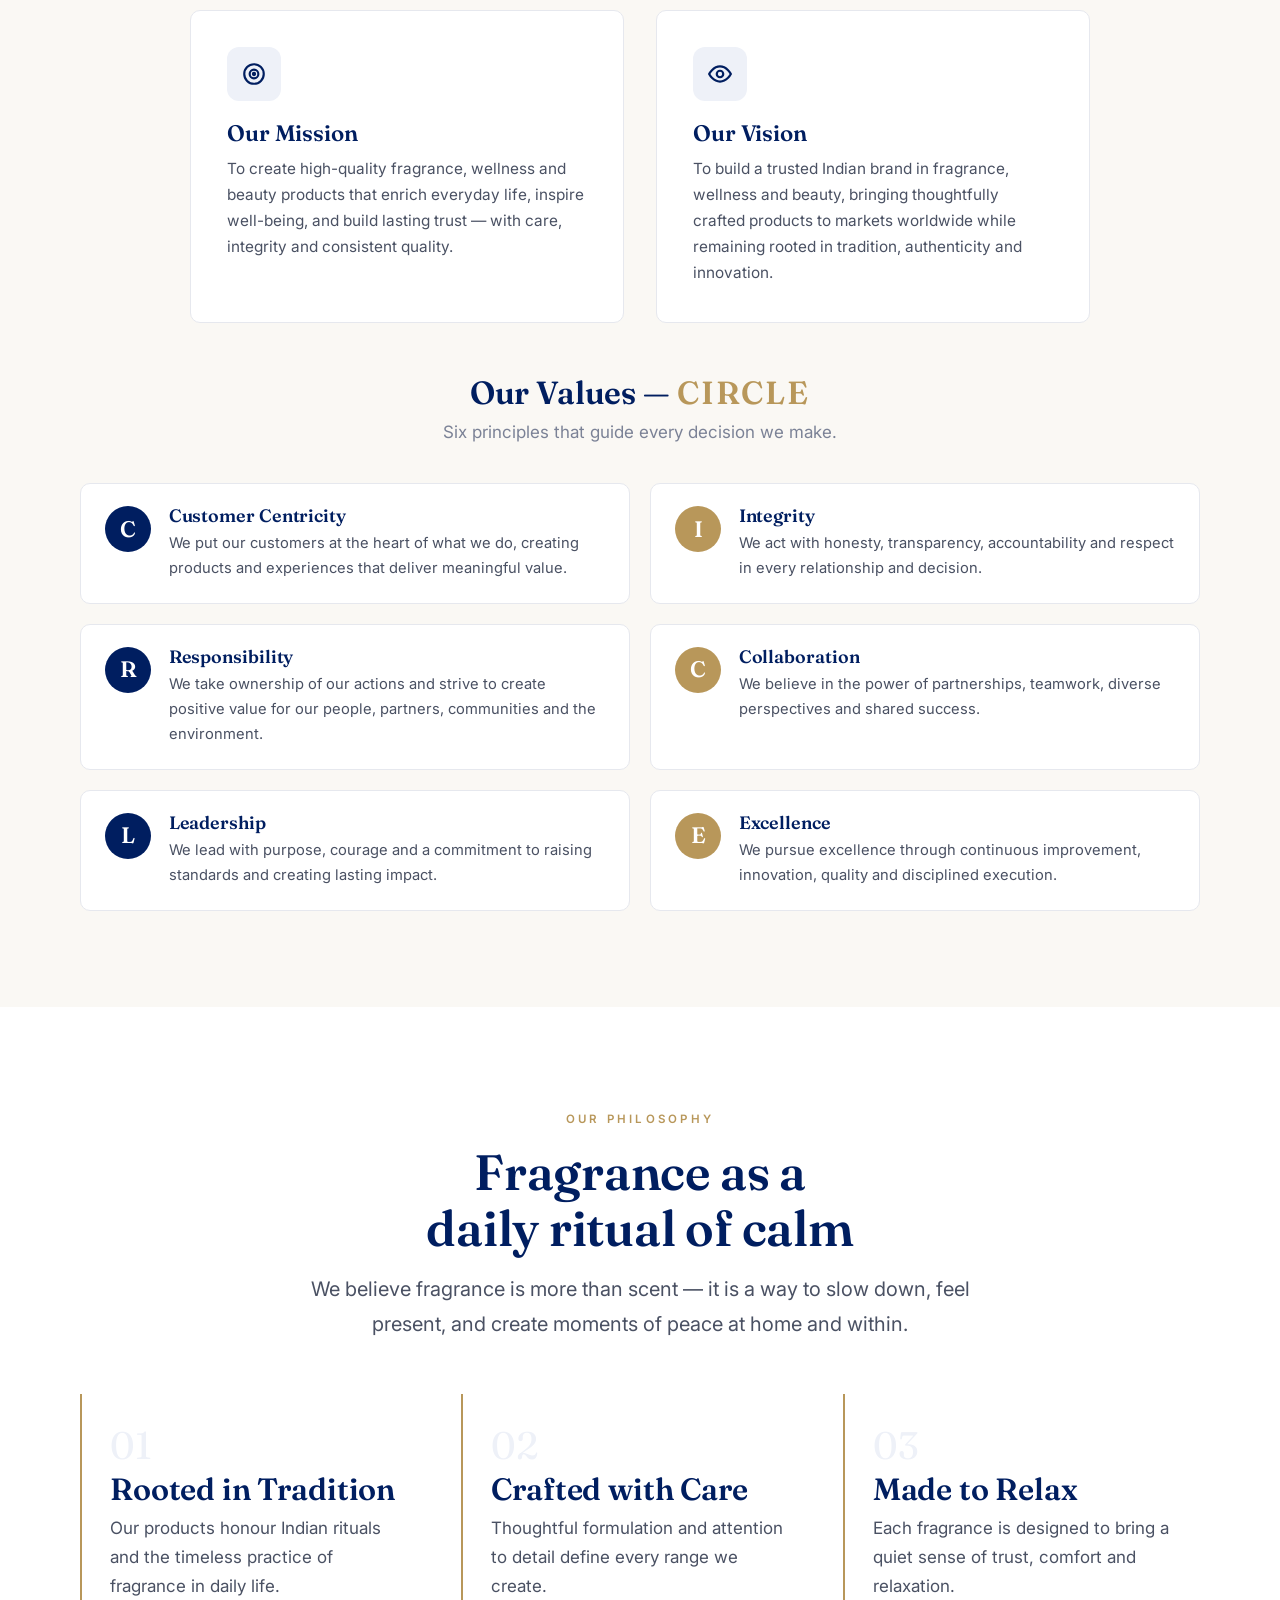
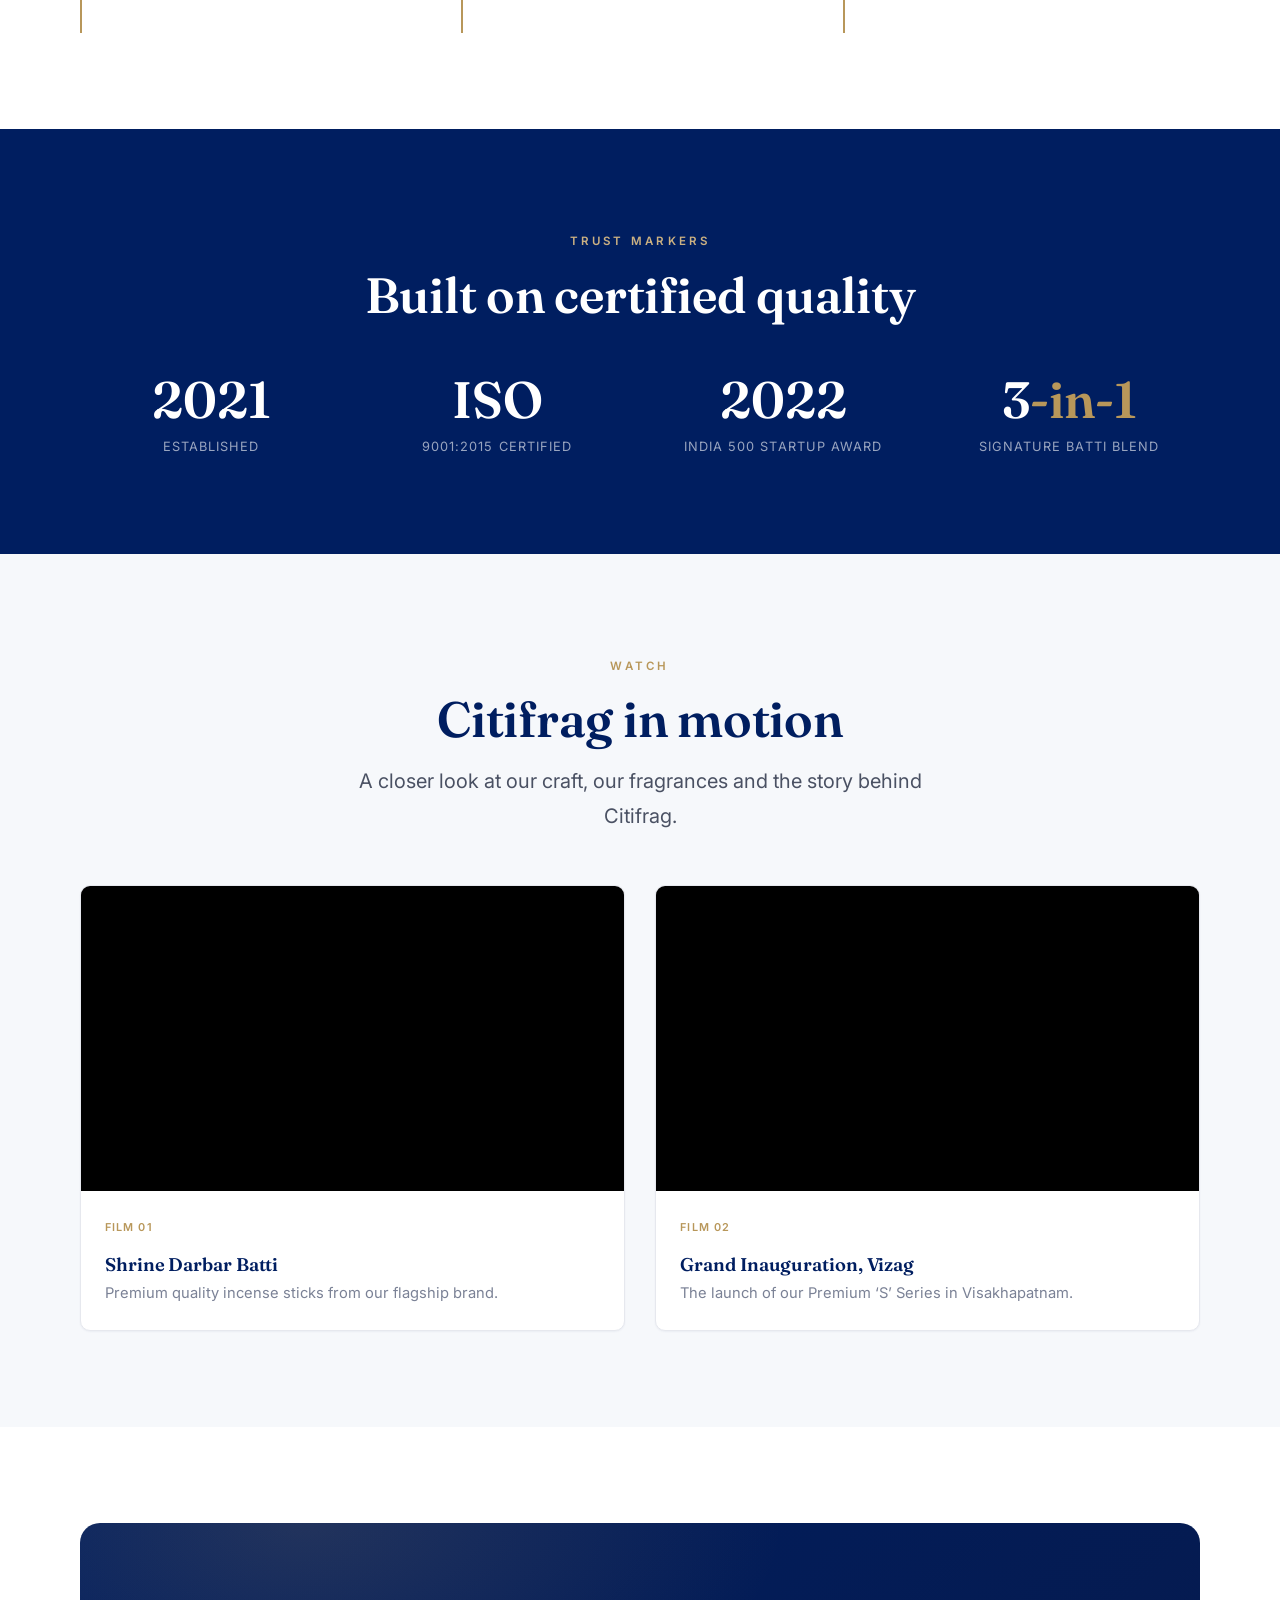
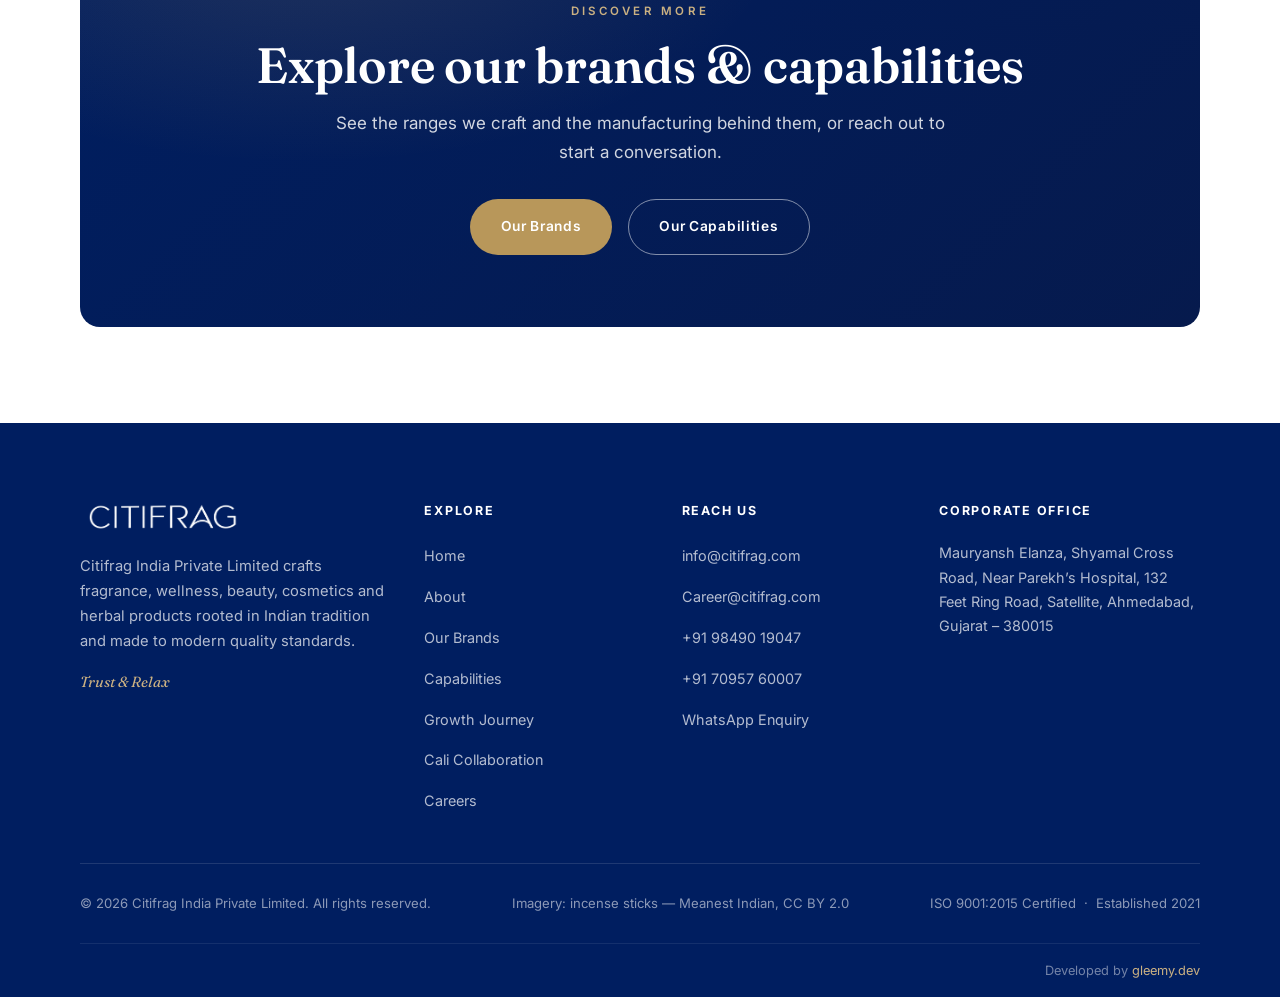
<file: about.html>
<!DOCTYPE html>
<html lang="en">
<head>
  <meta charset="UTF-8" />
  <meta name="viewport" content="width=device-width, initial-scale=1.0" />
  <title>About Us | Citifrag India Private Limited</title>
  <meta name="description" content="Learn about Citifrag India Private Limited — an Indian fragrance and wellness house established in 2021, built on trust, tradition and ISO-certified quality." />
  <meta name="theme-color" content="#001E60" />
  <link rel="icon" type="image/png" href="assets/img/logo.png" />
  <meta property="og:title" content="About Citifrag India Private Limited" />
  <meta property="og:description" content="An Indian fragrance and wellness house built on trust, tradition and certified quality." />
  <meta property="og:type" content="website" />
  <meta property="og:image" content="assets/img/logo.png" />
  <link rel="preconnect" href="https://fonts.googleapis.com" />
  <link rel="preconnect" href="https://fonts.gstatic.com" crossorigin />
  <link href="https://fonts.googleapis.com/css2?family=Fraunces:ital,opsz,wght@0,9..144,300..600;1,9..144,300..600&family=Inter:wght@300..700&display=swap" rel="stylesheet" />
  <link rel="stylesheet" href="assets/css/styles.css" />
</head>
<body data-page="about">
  <div id="header-root"></div>

  <main>
    <!-- Page hero -->
    <section class="page-hero">
      <div class="container">
        <div class="page-hero__inner">
          <p class="breadcrumb"><a href="index.html">Home</a> &nbsp;/&nbsp; About</p>
          <span class="eyebrow">About Citifrag</span>
          <h1 class="display" style="font-size:clamp(2.4rem,5vw,3.8rem);">An Indian house of fragrance &amp; wellness</h1>
          <p class="lead" style="margin-top:1.25rem;max-width:620px;">Established in 2021, Citifrag India Private Limited creates fragrance, wellness, beauty, cosmetics and herbal products designed to bring trust and calm into everyday life.</p>
        </div>
      </div>
    </section>

    <!-- Story -->
    <section class="section">
      <div class="container">
        <div class="split">
          <div class="reveal">
            <span class="eyebrow">Our Story</span>
            <h2 class="h2">Rooted in tradition, made for today</h2>
            <span class="divider-line"></span>
            <p class="lead">Citifrag was founded on a simple belief &mdash; that fragrance can be a daily ritual of trust and relaxation. What began with incense and home fragrance has grown into a broader family of wellness, beauty, cosmetics and herbal products.</p>
            <p style="margin-top:1rem;">We honour the timeless role of fragrance in Indian life while embracing modern manufacturing, precise formulation and internationally recognised quality standards. Our trademarked Shrine Darbar Batti and a growing set of fragrance ranges reflect this blend of heritage and craft.</p>
            <div style="margin-top:1.5rem;" class="flex-btns">
              <span class="badge-iso"><svg viewBox="0 0 24 24" fill="none" stroke="currentColor" stroke-width="2"><path d="M12 2l7 3v6c0 5-3.5 8.5-7 10-3.5-1.5-7-5-7-10V5l7-3z" stroke-linejoin="round"/><path d="M9 12l2 2 4-4" stroke-linecap="round" stroke-linejoin="round"/></svg> ISO 9001:2015 Certified</span>
              <span class="badge-iso"><svg viewBox="0 0 24 24" fill="none" stroke="currentColor" stroke-width="2"><path d="M12 2l2.4 7.4H22l-6 4.6 2.3 7.4-6.3-4.6L5.7 21.4 8 14 2 9.4h7.6z" stroke-linejoin="round"/></svg> India 500 Startup Award 2022</span>
            </div>
          </div>
          <figure class="award-showcase reveal reveal-d1">
            <span class="award-showcase__ribbon">2022 Winner</span>
            <div class="award-showcase__imgs">
              <img class="award-showcase__cert" src="assets/img/award-certificate.png" alt="Certificate of Recognition from the India 500 Startup Awards 2022, awarded to Citifrag India Pvt. Ltd." loading="lazy" />
              <img class="award-showcase__trophy" src="assets/img/award-trophy.png" alt="India 500 Startup Awards trophy won by Citifrag India Pvt. Ltd. in 2022" loading="lazy" />
            </div>
            <figcaption class="award-showcase__caption">
              <strong>India 500 Startup Award</strong>
              <span>For Quality Excellence &middot; 2022</span>
            </figcaption>
          </figure>
        </div>
      </div>
    </section>

    <!-- Mission / Vision / Values -->
    <section class="section section--cream">
      <div class="container">
        <div class="section-head section-head--center reveal">
          <span class="eyebrow">Our Purpose</span>
          <h2 class="h2">Mission, Vision &amp; Values</h2>
          <span class="divider-line"></span>
        </div>
        <div class="grid grid-2 mvv-grid">
          <div class="card reveal">
            <div class="card__icon"><svg viewBox="0 0 24 24" fill="none" stroke="currentColor" stroke-width="2"><circle cx="12" cy="12" r="9"/><circle cx="12" cy="12" r="4"/><circle cx="12" cy="12" r="1" fill="currentColor"/></svg></div>
            <h3>Our Mission</h3>
            <p>To create high-quality fragrance, wellness and beauty products that enrich everyday life, inspire well-being, and build lasting trust &mdash; with care, integrity and consistent quality.</p>
          </div>
          <div class="card reveal reveal-d1">
            <div class="card__icon"><svg viewBox="0 0 24 24" fill="none" stroke="currentColor" stroke-width="2"><path d="M2 12s3.5-7 10-7 10 7 10 7-3.5 7-10 7-10-7-10-7z"/><circle cx="12" cy="12" r="3"/></svg></div>
            <h3>Our Vision</h3>
            <p>To build a trusted Indian brand in fragrance, wellness and beauty, bringing thoughtfully crafted products to markets worldwide while remaining rooted in tradition, authenticity and innovation.</p>
          </div>
        </div>

        <div class="values-block reveal reveal-d1">
          <div class="values-block__head">
            <h3>Our Values &mdash; <span>CIRCLE</span></h3>
            <p>Six principles that guide every decision we make.</p>
          </div>
          <div class="circle-values">
            <div class="circle-value"><span class="circle-value__letter">C</span><div class="circle-value__body"><h4>Customer Centricity</h4><p>We put our customers at the heart of what we do, creating products and experiences that deliver meaningful value.</p></div></div>
            <div class="circle-value"><span class="circle-value__letter">I</span><div class="circle-value__body"><h4>Integrity</h4><p>We act with honesty, transparency, accountability and respect in every relationship and decision.</p></div></div>
            <div class="circle-value"><span class="circle-value__letter">R</span><div class="circle-value__body"><h4>Responsibility</h4><p>We take ownership of our actions and strive to create positive value for our people, partners, communities and the environment.</p></div></div>
            <div class="circle-value"><span class="circle-value__letter">C</span><div class="circle-value__body"><h4>Collaboration</h4><p>We believe in the power of partnerships, teamwork, diverse perspectives and shared success.</p></div></div>
            <div class="circle-value"><span class="circle-value__letter">L</span><div class="circle-value__body"><h4>Leadership</h4><p>We lead with purpose, courage and a commitment to raising standards and creating lasting impact.</p></div></div>
            <div class="circle-value"><span class="circle-value__letter">E</span><div class="circle-value__body"><h4>Excellence</h4><p>We pursue excellence through continuous improvement, innovation, quality and disciplined execution.</p></div></div>
          </div>
        </div>
      </div>
    </section>

    <!-- Philosophy -->
    <section class="section">
      <div class="container">
        <div class="section-head section-head--center reveal">
          <span class="eyebrow">Our Philosophy</span>
          <h2 class="h2">Fragrance as a daily ritual of calm</h2>
          <span class="divider-line"></span>
          <p class="lead">We believe fragrance is more than scent &mdash; it is a way to slow down, feel present, and create moments of peace at home and within.</p>
        </div>
        <div class="philosophy-grid">
          <div class="pillar reveal">
            <div class="pillar__k">01</div>
            <h3 class="h3" style="margin:.5rem 0;">Rooted in Tradition</h3>
            <p>Our products honour Indian rituals and the timeless practice of fragrance in daily life.</p>
          </div>
          <div class="pillar reveal reveal-d1">
            <div class="pillar__k">02</div>
            <h3 class="h3" style="margin:.5rem 0;">Crafted with Care</h3>
            <p>Thoughtful formulation and attention to detail define every range we create.</p>
          </div>
          <div class="pillar reveal reveal-d2">
            <div class="pillar__k">03</div>
            <h3 class="h3" style="margin:.5rem 0;">Made to Relax</h3>
            <p>Each fragrance is designed to bring a quiet sense of trust, comfort and relaxation.</p>
          </div>
        </div>
      </div>
    </section>

    <!-- Certifications / recognition band -->
    <section class="section section--navy">
      <div class="container">
        <div class="section-head section-head--center reveal">
          <span class="eyebrow eyebrow--light">Trust Markers</span>
          <h2 class="h2">Built on certified quality</h2>
          <span class="divider-line"></span>
        </div>
        <div class="stat-row">
          <div class="stat reveal"><div class="stat__num">2021</div><div class="stat__label">Established</div></div>
          <div class="stat reveal reveal-d1"><div class="stat__num">ISO</div><div class="stat__label">9001:2015 Certified</div></div>
          <div class="stat reveal reveal-d2"><div class="stat__num">2022</div><div class="stat__label">India 500 Startup Award</div></div>
          <div class="stat reveal reveal-d3"><div class="stat__num">3<span>-in-1</span></div><div class="stat__label">Signature Batti Blend</div></div>
        </div>
      </div>
    </section>

    <!-- Video showcase -->
    <section class="section section--mist">
      <div class="container">
        <div class="section-head section-head--center reveal">
          <span class="eyebrow">Watch</span>
          <h2 class="h2">Citifrag in motion</h2>
          <span class="divider-line"></span>
          <p class="lead" style="max-width:640px;">A closer look at our craft, our fragrances and the story behind Citifrag.</p>
        </div>
        <div class="video-grid">
          <figure class="video-card reveal">
            <iframe
              class="video-card__iframe"
              src="https://www.youtube.com/embed/hxZD9p6Nc-M?rel=0"
              title="Premium Quality Incense Sticks from Shrine Darbar Batti"
              loading="lazy"
              frameborder="0"
              allow="accelerometer; autoplay; clipboard-write; encrypted-media; gyroscope; picture-in-picture; web-share"
              referrerpolicy="strict-origin-when-cross-origin"
              allowfullscreen></iframe>
            <figcaption class="video-card__body">
              <span class="tag">Film 01</span>
              <h4>Shrine Darbar Batti</h4>
              <p>Premium quality incense sticks from our flagship brand.</p>
            </figcaption>
          </figure>
          <figure class="video-card reveal reveal-d1">
            <iframe
              class="video-card__iframe"
              src="https://www.youtube.com/embed/pNojMaUXhG4?rel=0"
              title="Shrine Darbar Batti Grand Inauguration - Citifrag India, Vizag"
              loading="lazy"
              frameborder="0"
              allow="accelerometer; autoplay; clipboard-write; encrypted-media; gyroscope; picture-in-picture; web-share"
              referrerpolicy="strict-origin-when-cross-origin"
              allowfullscreen></iframe>
            <figcaption class="video-card__body">
              <span class="tag">Film 02</span>
              <h4>Grand Inauguration, Vizag</h4>
              <p>The launch of our Premium &lsquo;S&rsquo; Series in Visakhapatnam.</p>
            </figcaption>
          </figure>
        </div>
      </div>
    </section>

    <!-- CTA -->
    <section class="section">
      <div class="container">
        <div class="cta-band reveal">
          <span class="eyebrow eyebrow--light">Discover More</span>
          <h2 class="h2">Explore our brands &amp; capabilities</h2>
          <p>See the ranges we craft and the manufacturing behind them, or reach out to start a conversation.</p>
          <div class="btn-row">
            <a class="btn btn--gold" href="brands.html">Our Brands</a>
            <a class="btn btn--light" href="capabilities.html">Our Capabilities</a>
          </div>
        </div>
      </div>
    </section>
  </main>

  <div id="footer-root"></div>
  <script src="assets/js/components.js"></script>
  <script src="assets/js/main.js"></script>
</body>
</html>
</file>
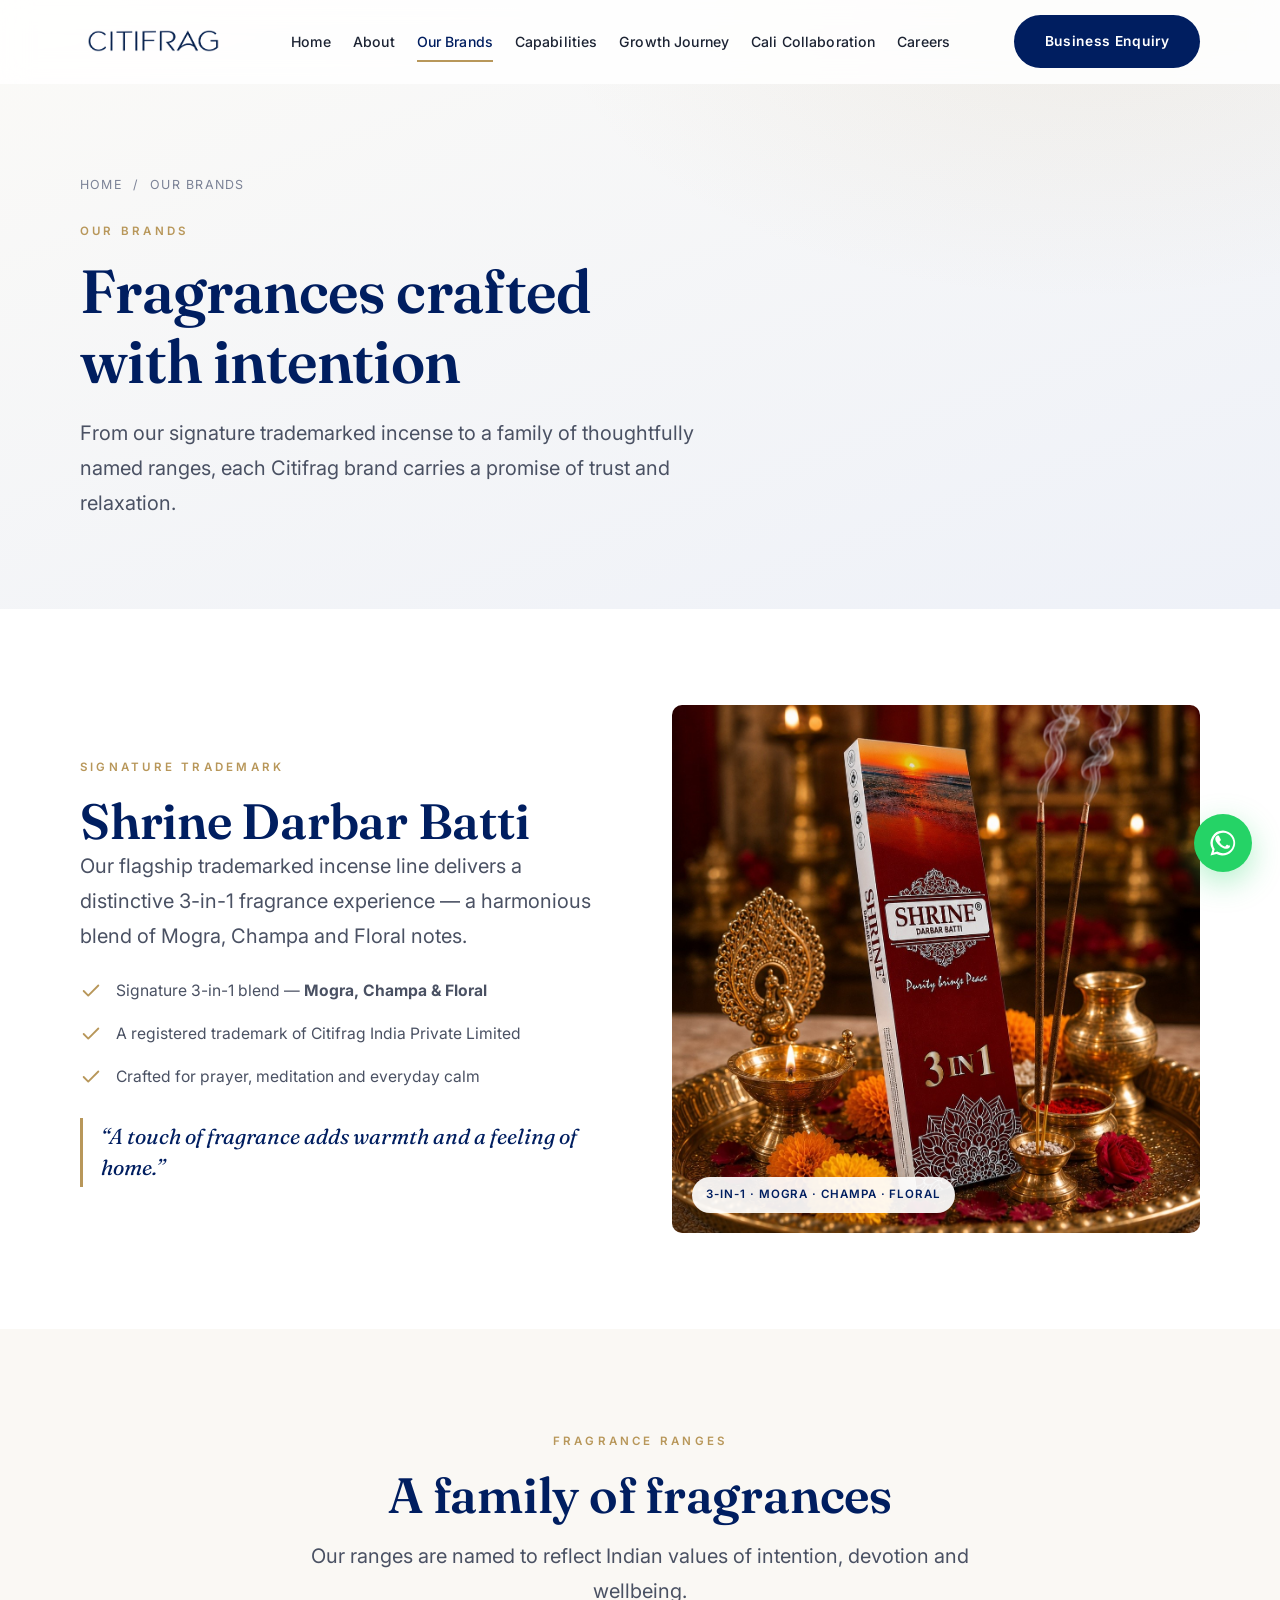
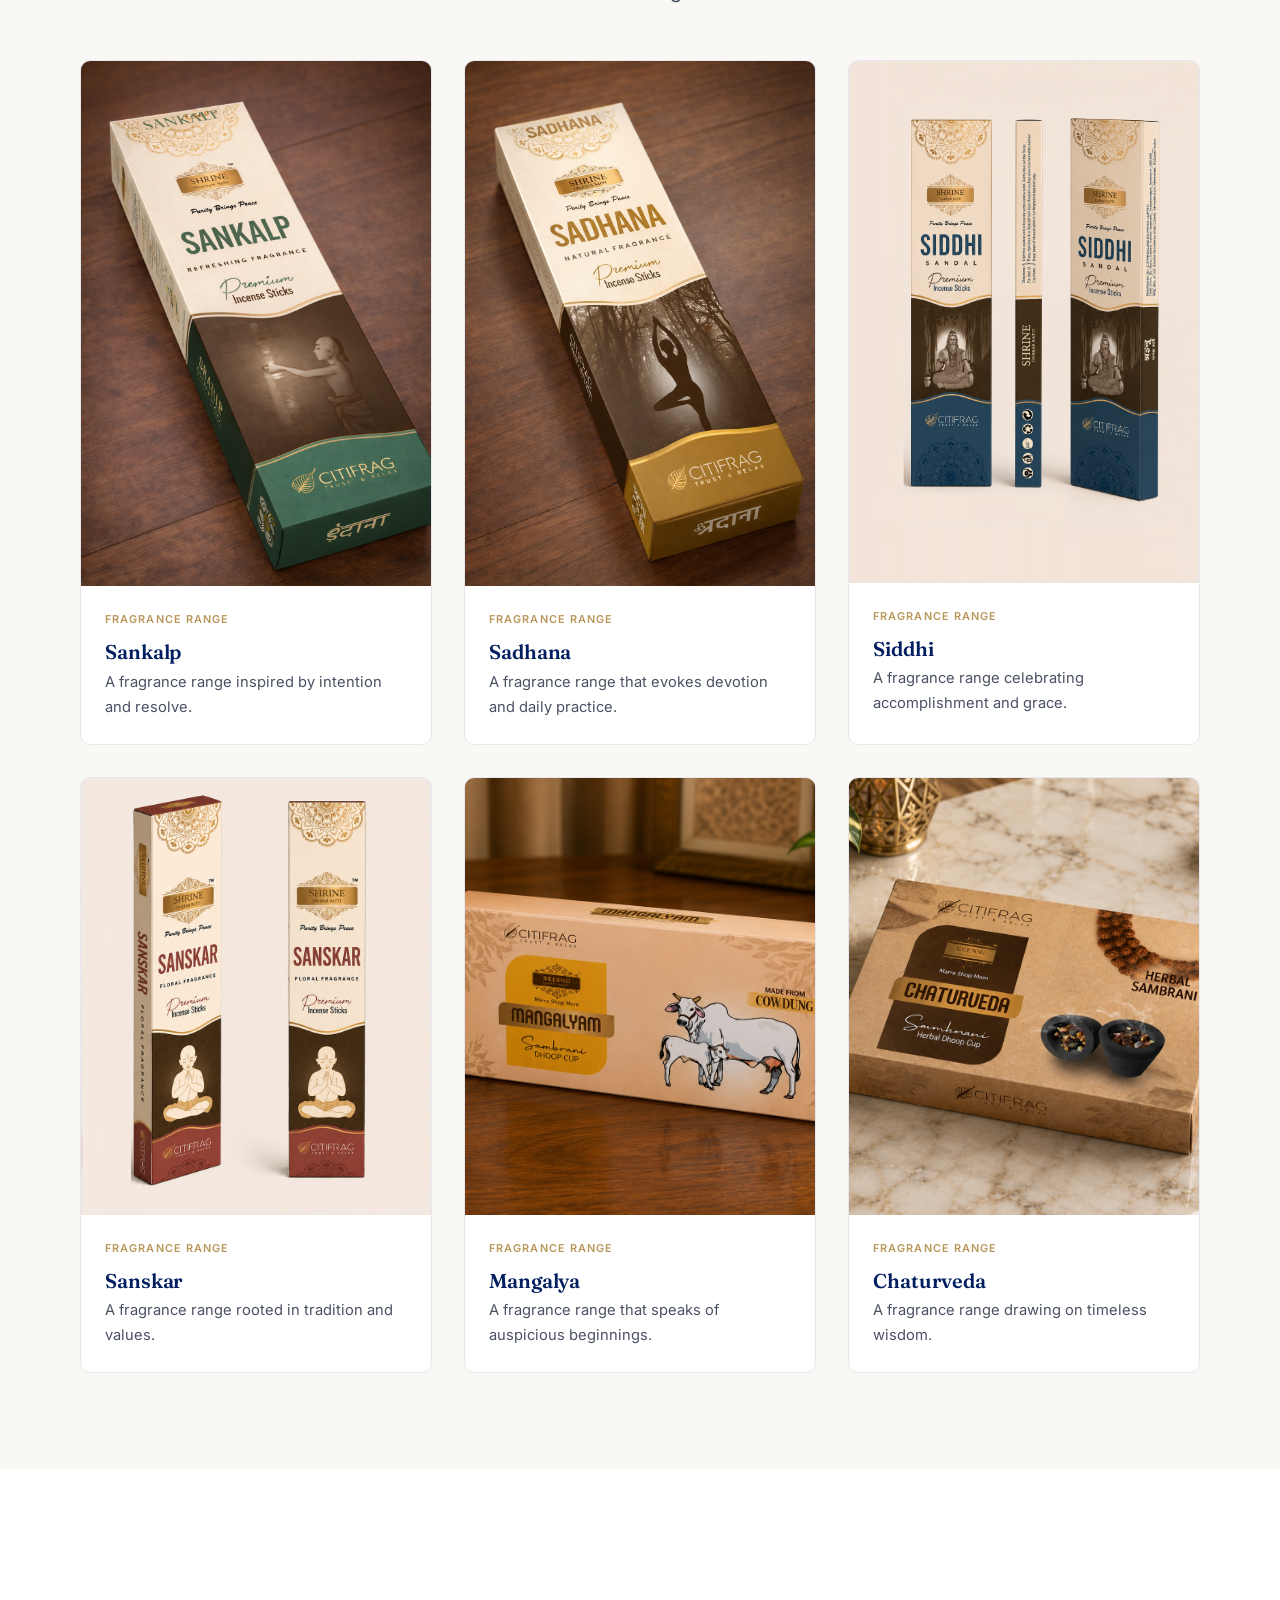
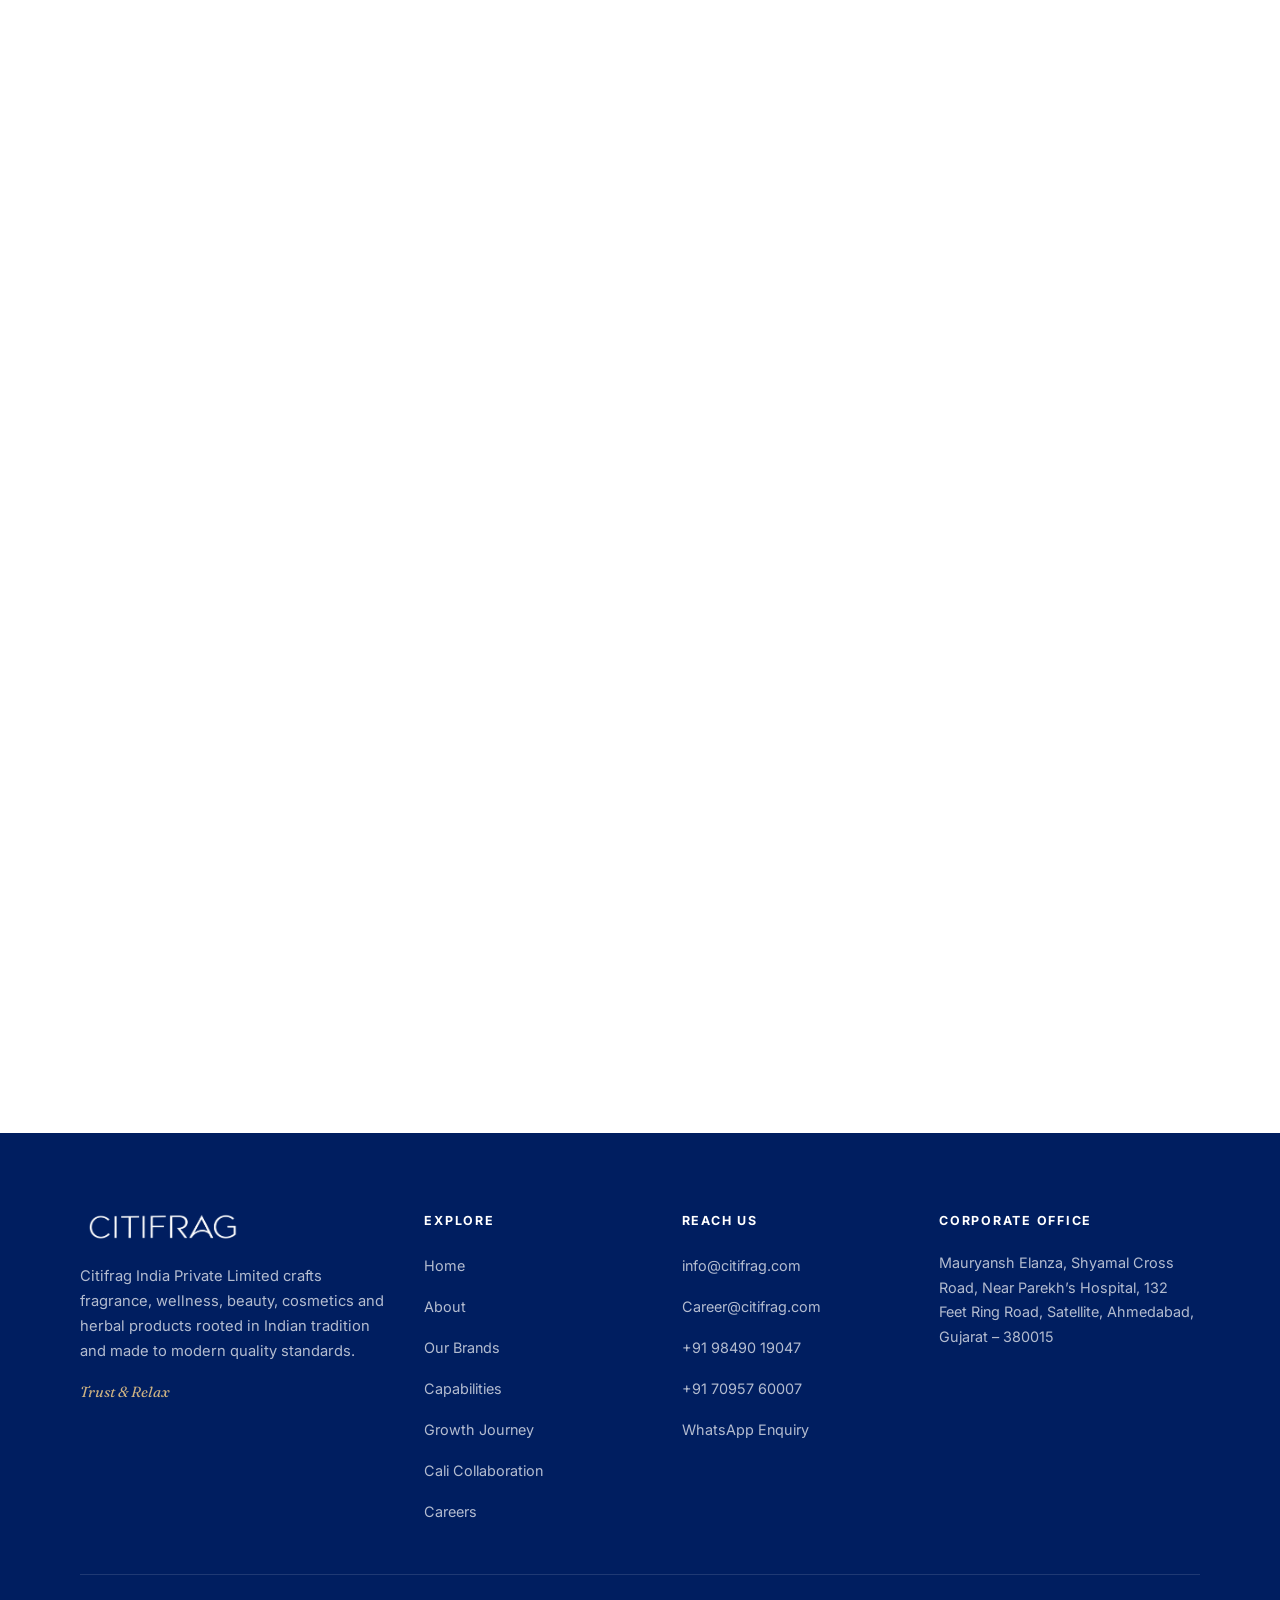
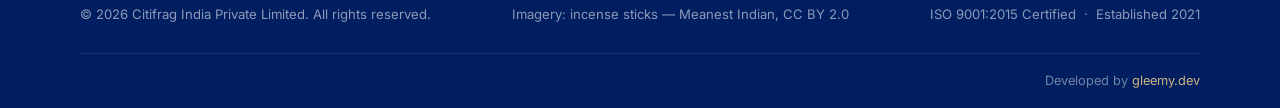
<file: brands.html>
<!DOCTYPE html>
<html lang="en">
<head>
  <meta charset="UTF-8" />
  <meta name="viewport" content="width=device-width, initial-scale=1.0" />
  <title>Our Brands | Citifrag India Private Limited</title>
  <meta name="description" content="Explore Citifrag's fragrance ranges — the trademarked Shrine Darbar Batti 3-in-1 incense and our Sankalp, Sadhana, Siddhi, Sanskar, Mangalya and Chaturveda collections." />
  <meta name="theme-color" content="#001E60" />
  <link rel="icon" type="image/png" href="assets/img/logo.png" />
  <meta property="og:title" content="Our Brands | Citifrag India" />
  <meta property="og:description" content="Shrine Darbar Batti and our family of fragrance ranges." />
  <meta property="og:type" content="website" />
  <meta property="og:image" content="assets/img/logo.png" />
  <link rel="preconnect" href="https://fonts.googleapis.com" />
  <link rel="preconnect" href="https://fonts.gstatic.com" crossorigin />
  <link href="https://fonts.googleapis.com/css2?family=Fraunces:ital,opsz,wght@0,9..144,300..600;1,9..144,300..600&family=Inter:wght@300..700&display=swap" rel="stylesheet" />
  <link rel="stylesheet" href="assets/css/styles.css" />
</head>
<body data-page="brands">
  <div id="header-root"></div>

  <main>
    <section class="page-hero">
      <div class="container">
        <div class="page-hero__inner">
          <p class="breadcrumb"><a href="index.html">Home</a> &nbsp;/&nbsp; Our Brands</p>
          <span class="eyebrow">Our Brands</span>
          <h1 class="display" style="font-size:clamp(2.4rem,5vw,3.8rem);">Fragrances crafted with intention</h1>
          <p class="lead" style="margin-top:1.25rem;max-width:620px;">From our signature trademarked incense to a family of thoughtfully named ranges, each Citifrag brand carries a promise of trust and relaxation.</p>
        </div>
      </div>
    </section>

    <!-- Shrine Darbar Batti feature -->
    <section class="section">
      <div class="container">
        <div class="split">
          <div class="reveal">
            <span class="eyebrow">Signature Trademark</span>
            <h2 class="h2">Shrine Darbar Batti</h2>
            <span class="divider-line"></span>
            <p class="lead">Our flagship trademarked incense line delivers a distinctive 3-in-1 fragrance experience &mdash; a harmonious blend of Mogra, Champa and Floral notes.</p>
            <ul class="feature-list">
              <li><svg viewBox="0 0 24 24" fill="none" stroke="currentColor" stroke-width="2"><path d="M20 6L9 17l-5-5" stroke-linecap="round" stroke-linejoin="round"/></svg><span>Signature 3-in-1 blend &mdash; <strong>Mogra, Champa &amp; Floral</strong></span></li>
              <li><svg viewBox="0 0 24 24" fill="none" stroke="currentColor" stroke-width="2"><path d="M20 6L9 17l-5-5" stroke-linecap="round" stroke-linejoin="round"/></svg><span>A registered trademark of Citifrag India Private Limited</span></li>
              <li><svg viewBox="0 0 24 24" fill="none" stroke="currentColor" stroke-width="2"><path d="M20 6L9 17l-5-5" stroke-linecap="round" stroke-linejoin="round"/></svg><span>Crafted for prayer, meditation and everyday calm</span></li>
            </ul>
            <blockquote class="brand-motto">&ldquo;A touch of fragrance adds warmth and a feeling of home.&rdquo;</blockquote>
          </div>
          <div class="media media--square reveal reveal-d1">
            <img src="assets/img/shrine-3in1.jpg" alt="Shrine Darbar Batti 3-in-1 incense — premium box with lit incense sticks in a traditional puja setting with a diya, marigolds and brass ware" loading="lazy" />
            <div class="media__badge">3-in-1 &middot; Mogra · Champa · Floral</div>
          </div>
        </div>
      </div>
    </section>

    <!-- Ranges -->
    <section class="section section--cream">
      <div class="container">
        <div class="section-head section-head--center reveal">
          <span class="eyebrow">Fragrance Ranges</span>
          <h2 class="h2">A family of fragrances</h2>
          <span class="divider-line"></span>
          <p class="lead">Our ranges are named to reflect Indian values of intention, devotion and wellbeing.</p>
        </div>
        <div class="grid grid-3">
          <div class="collection-card collection-card--photo reveal">
            <div class="collection-card__media"><img src="assets/img/sankalp.png" alt="Sankalp fragrance range" loading="lazy" /></div>
            <div class="collection-card__body"><span class="tag">Fragrance Range</span><h4>Sankalp</h4><p>A fragrance range inspired by intention and resolve.</p></div>
          </div>
          <div class="collection-card collection-card--photo reveal reveal-d1">
            <div class="collection-card__media"><img src="assets/img/sadhana.png" alt="Sadhana fragrance range" loading="lazy" /></div>
            <div class="collection-card__body"><span class="tag">Fragrance Range</span><h4>Sadhana</h4><p>A fragrance range that evokes devotion and daily practice.</p></div>
          </div>
          <div class="collection-card collection-card--photo reveal reveal-d2">
            <div class="collection-card__media"><img src="assets/img/siddhi.png" alt="Siddhi fragrance range" loading="lazy" /></div>
            <div class="collection-card__body"><span class="tag">Fragrance Range</span><h4>Siddhi</h4><p>A fragrance range celebrating accomplishment and grace.</p></div>
          </div>
          <div class="collection-card collection-card--photo reveal">
            <div class="collection-card__media"><img src="assets/img/sanskar.png" alt="Sanskar fragrance range" loading="lazy" /></div>
            <div class="collection-card__body"><span class="tag">Fragrance Range</span><h4>Sanskar</h4><p>A fragrance range rooted in tradition and values.</p></div>
          </div>
          <div class="collection-card collection-card--photo reveal reveal-d1">
            <div class="collection-card__media"><img src="assets/img/mangalya.png" alt="Mangalya fragrance range" loading="lazy" /></div>
            <div class="collection-card__body"><span class="tag">Fragrance Range</span><h4>Mangalya</h4><p>A fragrance range that speaks of auspicious beginnings.</p></div>
          </div>
          <div class="collection-card collection-card--photo reveal reveal-d2">
            <div class="collection-card__media"><img src="assets/img/chaturveda.png" alt="Chaturveda fragrance range" loading="lazy" /></div>
            <div class="collection-card__body"><span class="tag">Fragrance Range</span><h4>Chaturveda</h4><p>A fragrance range drawing on timeless wisdom.</p></div>
          </div>
        </div>
      </div>
    </section>

    <!-- Bamboo-Less Agarbatti feature -->
    <section class="section">
      <div class="container">
        <div class="split">
          <div class="media media--banner reveal">
            <img src="assets/img/bamboo-less-incense.jpg" alt="Citifrag Bamboo Less premium incense sticks in gold packaging — made with natural ingredients for a pure, long-lasting aroma" loading="lazy" />
            <div class="media__badge">Bamboo Less &middot; Made in India</div>
          </div>
          <div class="reveal reveal-d1">
            <span class="eyebrow">New Range</span>
            <h2 class="h2">Bamboo-Less Agarbatti</h2>
            <span class="divider-line"></span>
            <p class="lead">Bamboo-less agarbatti is a modern, refined form of incense crafted without the traditional bamboo core &mdash; resulting in a cleaner burn, richer fragrance release and a more premium sensory experience.</p>
            <p style="margin-top:1rem;">Their uniform structure allows smoother burning, better diffusion and a contemporary aesthetic that aligns with wellness-focused consumers seeking purity, simplicity and elevated daily rituals.</p>
            <ul class="feature-list mt-2">
              <li><svg viewBox="0 0 24 24" fill="none" stroke="currentColor" stroke-width="2"><path d="M20 6L9 17l-5-5" stroke-linecap="round" stroke-linejoin="round"/></svg><span>Bamboo less &mdash; <strong>better for nature</strong></span></li>
              <li><svg viewBox="0 0 24 24" fill="none" stroke="currentColor" stroke-width="2"><path d="M20 6L9 17l-5-5" stroke-linecap="round" stroke-linejoin="round"/></svg><span>Made with natural ingredients &mdash; no chemicals, no toxins</span></li>
              <li><svg viewBox="0 0 24 24" fill="none" stroke="currentColor" stroke-width="2"><path d="M20 6L9 17l-5-5" stroke-linecap="round" stroke-linejoin="round"/></svg><span>Eco-friendly packaging, handcrafted with care</span></li>
            </ul>
          </div>
        </div>
      </div>
    </section>

    <!-- CTA -->
    <section class="section section--tight">
      <div class="container">
        <div class="cta-band reveal">
          <span class="eyebrow eyebrow--light">Stock Our Brands</span>
          <h2 class="h2">Interested in our ranges?</h2>
          <p>We welcome distributors and retail partners. Reach out to learn more about availability and partnership.</p>
          <div class="btn-row">
            <a class="btn btn--gold" href="contact.html">Business Enquiry</a>
            <a class="btn btn--light" href="https://wa.me/919849019047?text=Hello%20Citifrag%2C%20I%20would%20like%20to%20know%20more%20about%20your%20products%20and%20business%20opportunities." target="_blank" rel="noopener">Chat on WhatsApp</a>
          </div>
        </div>
      </div>
    </section>
  </main>

  <div id="footer-root"></div>
  <script src="assets/js/components.js"></script>
  <script src="assets/js/main.js"></script>
</body>
</html>
</file>
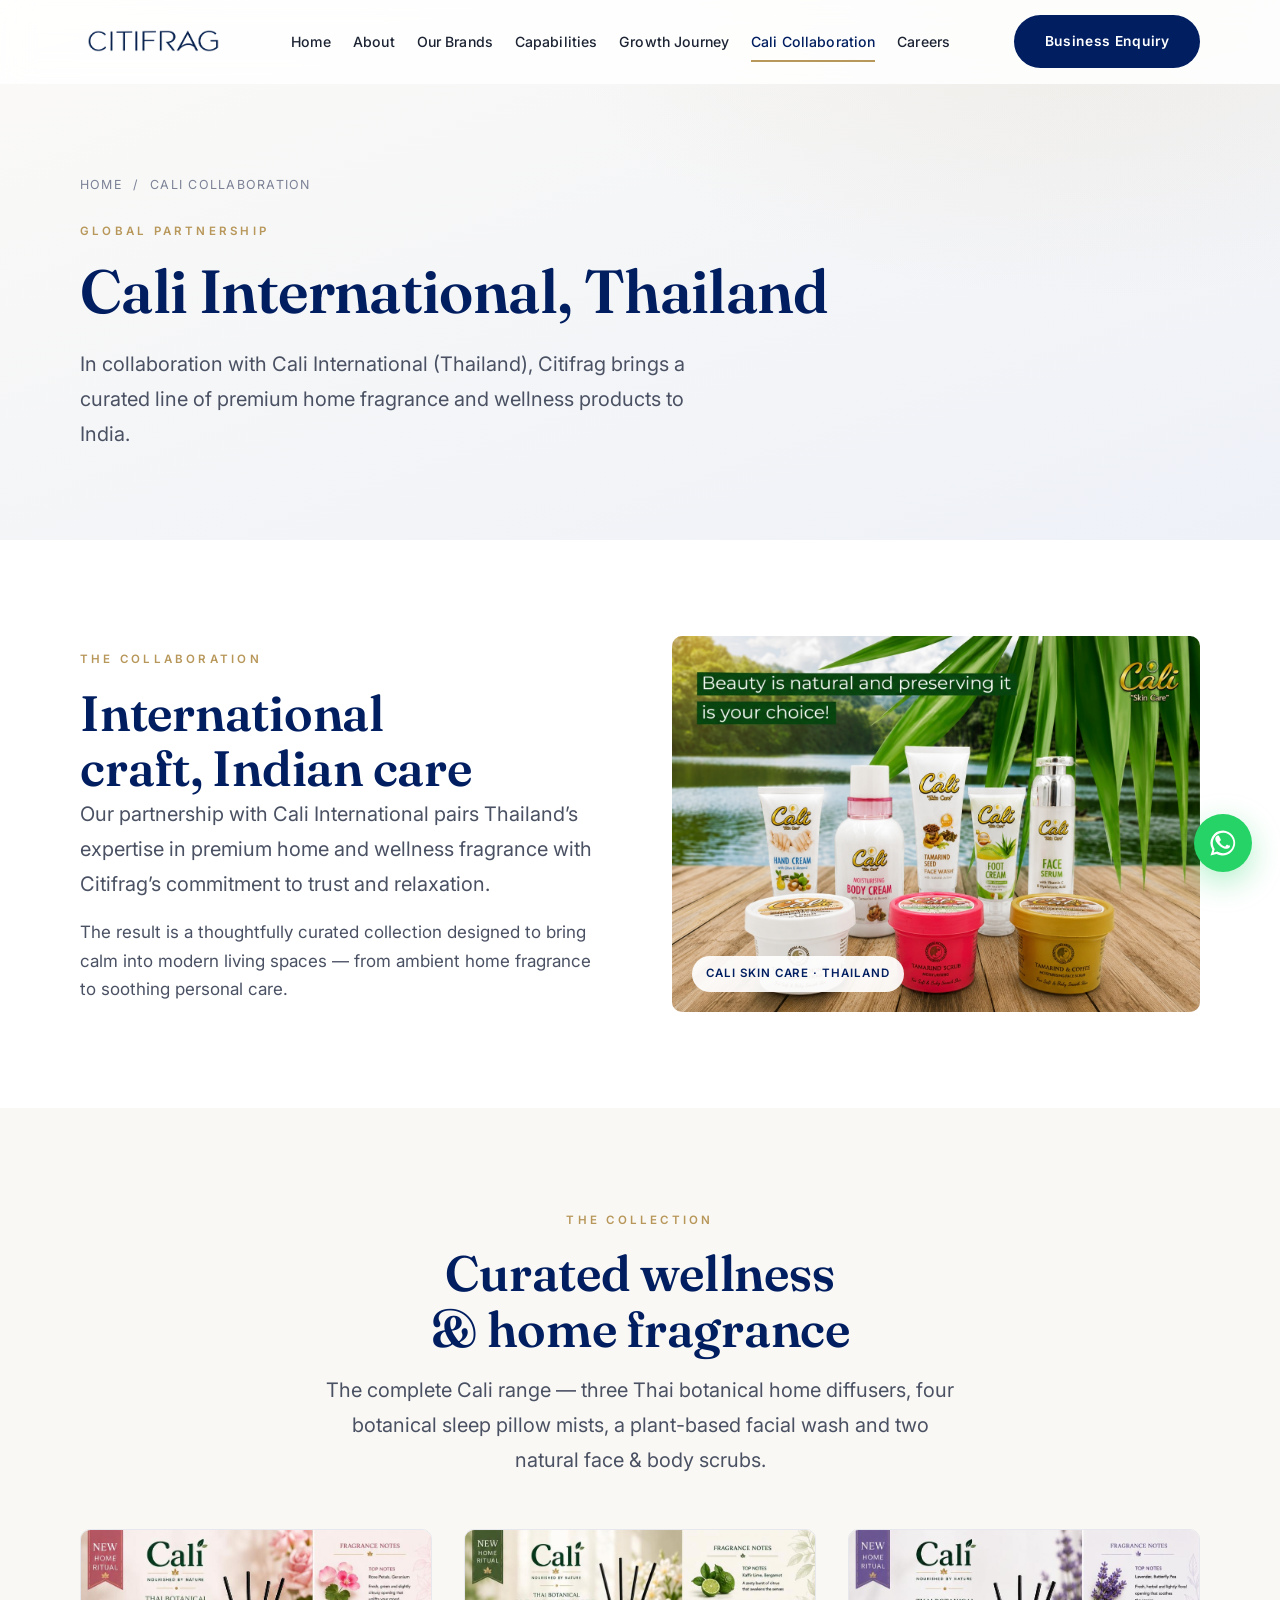
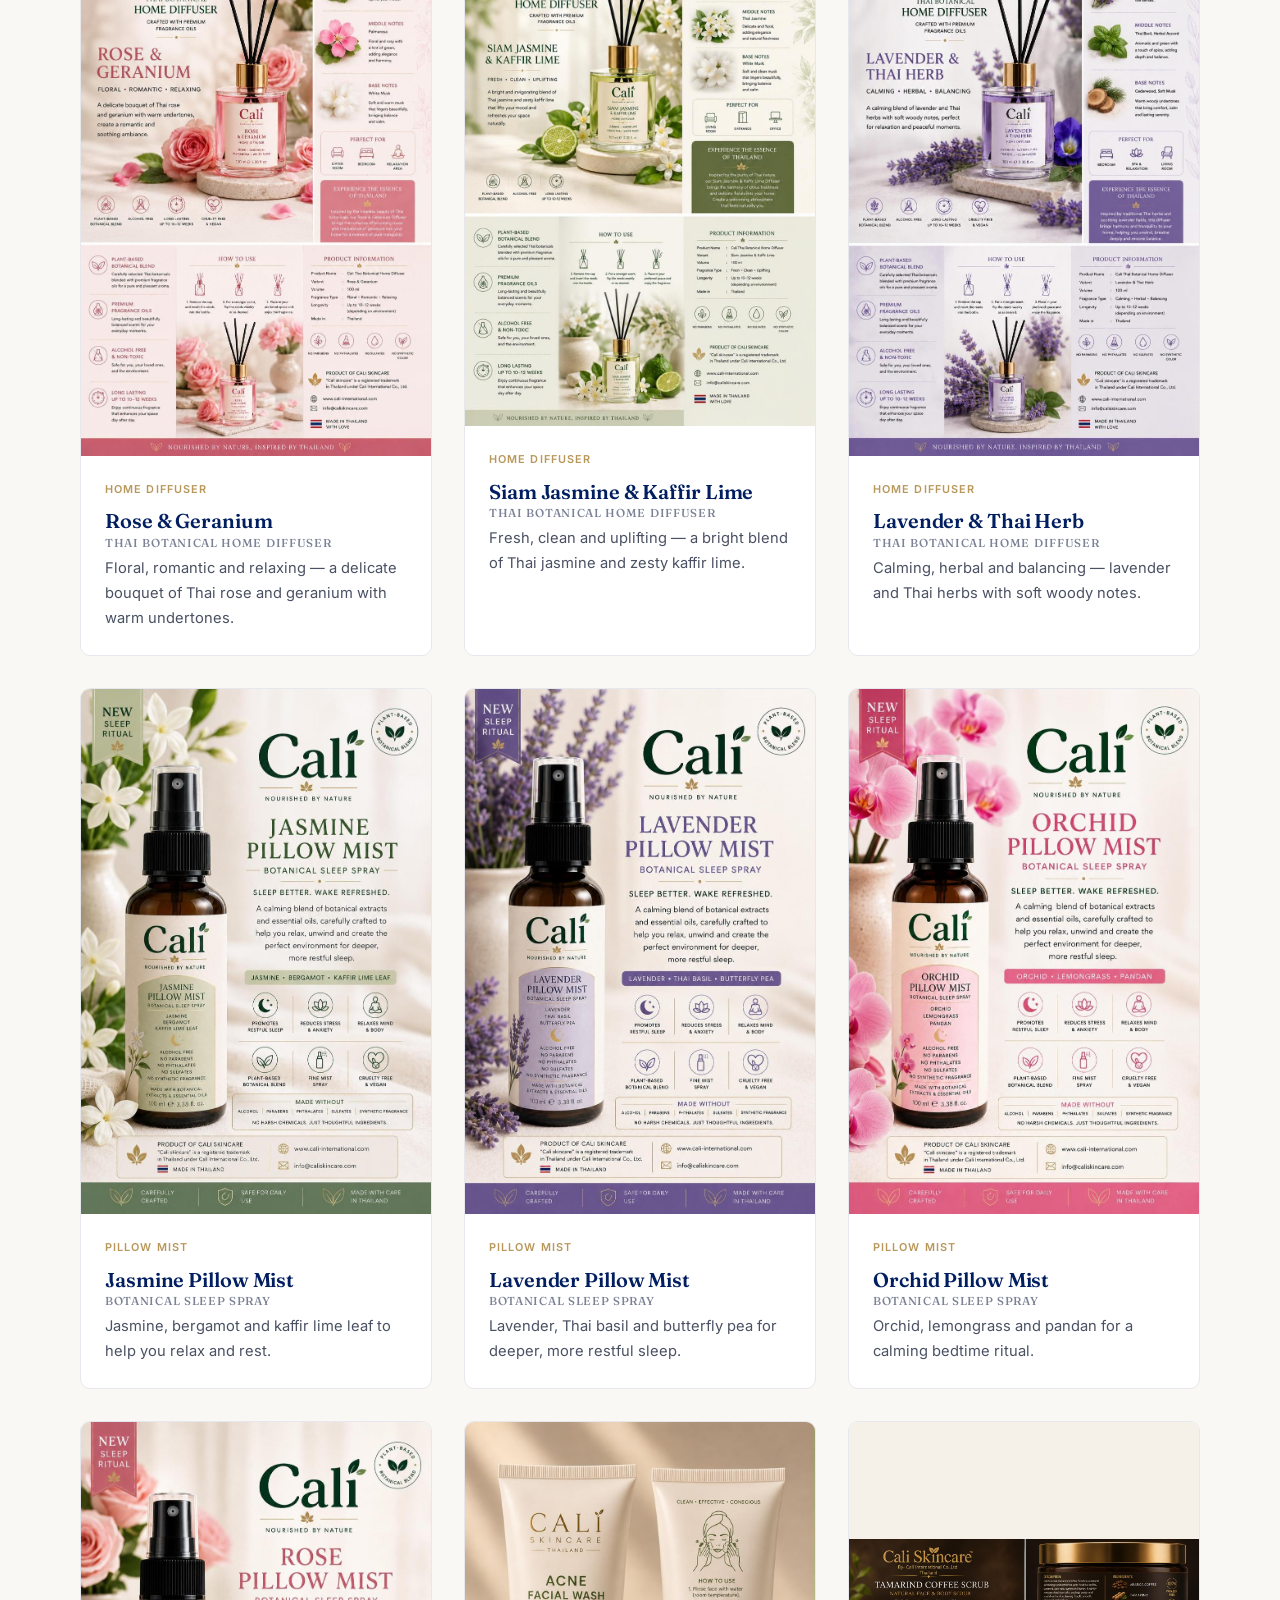
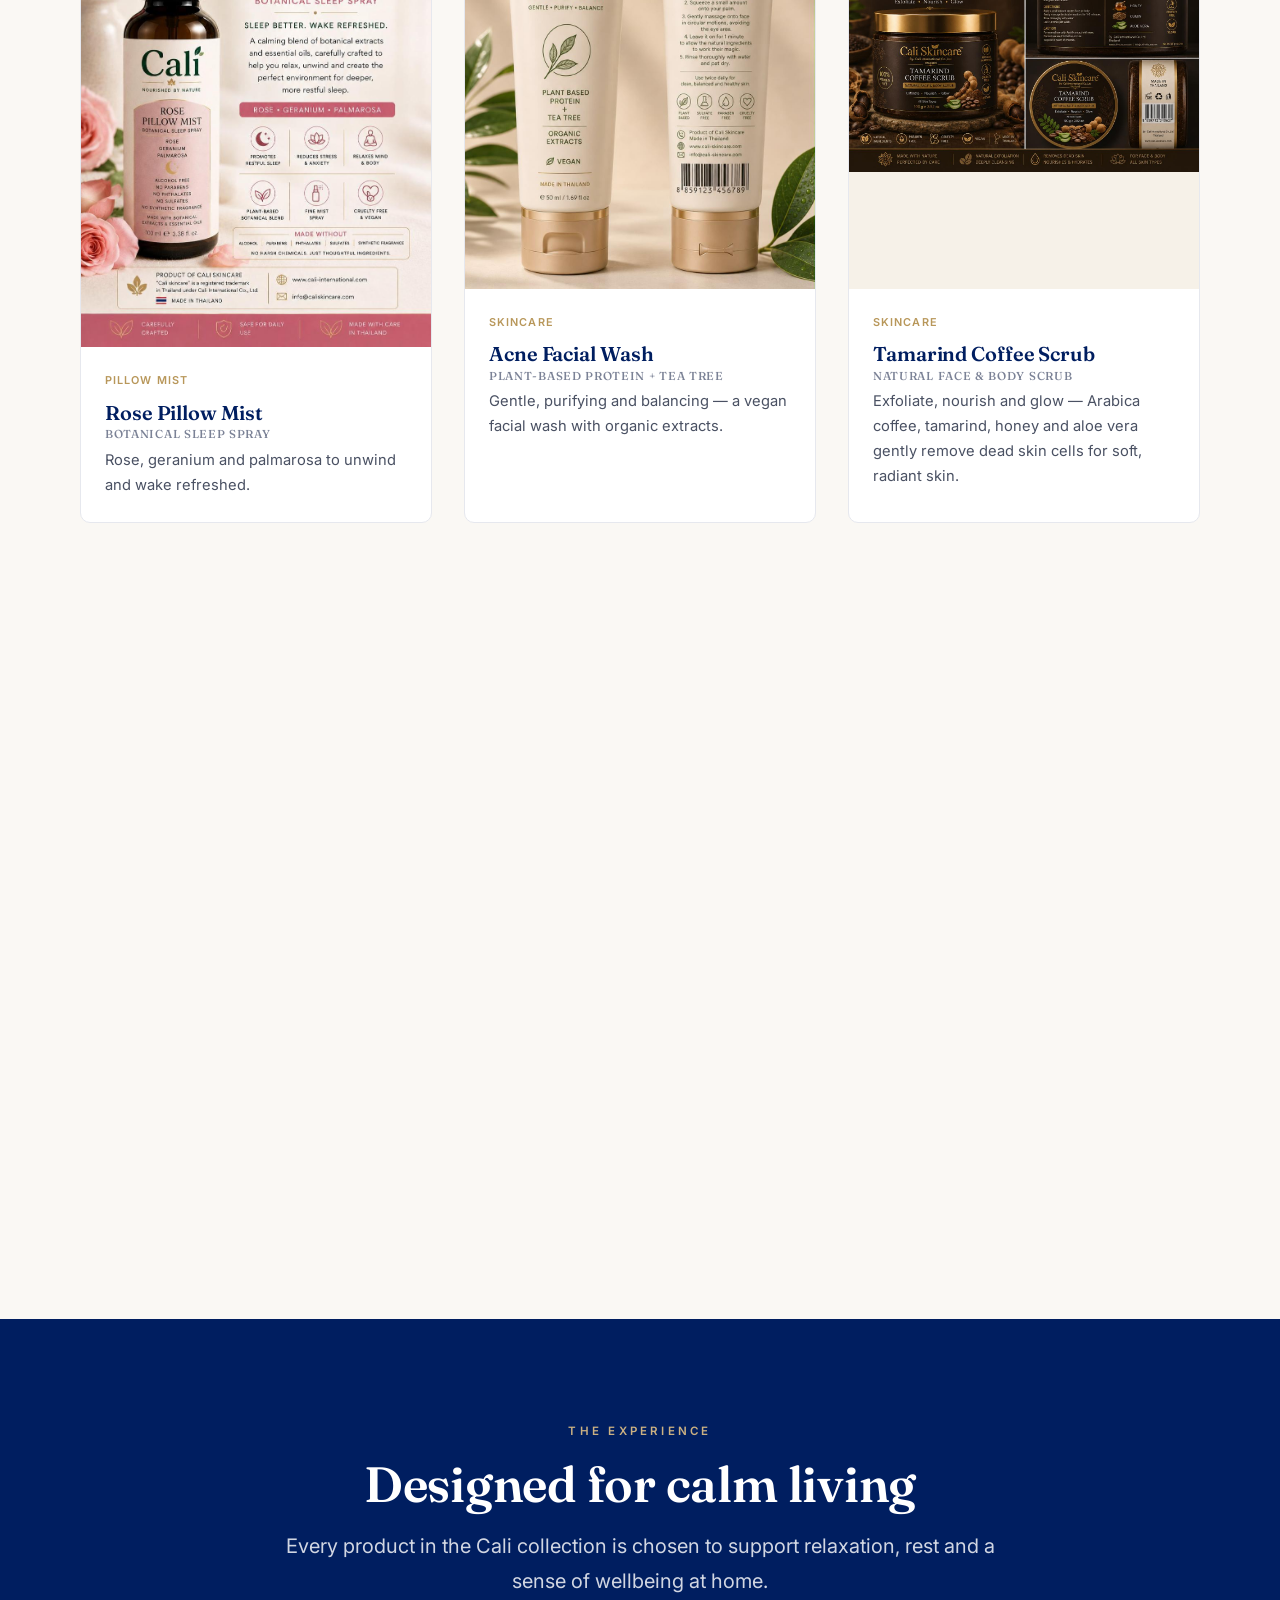
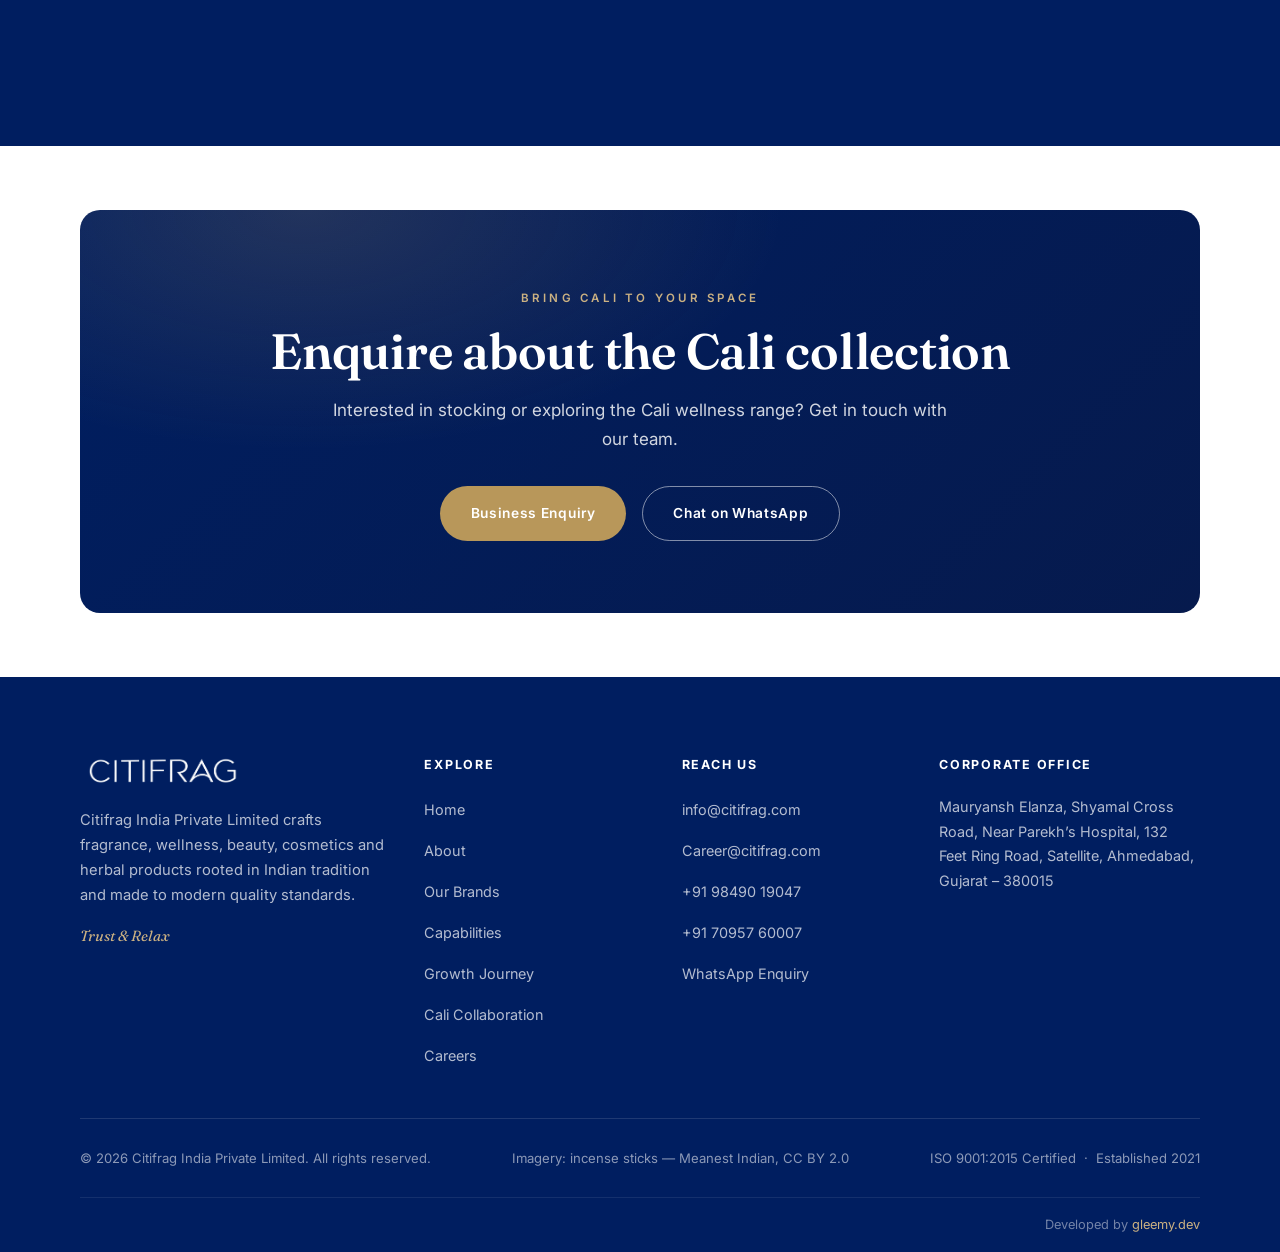
<file: cali-collaboration.html>
<!DOCTYPE html>
<html lang="en">
<head>
  <meta charset="UTF-8" />
  <meta name="viewport" content="width=device-width, initial-scale=1.0" />
  <title>Cali Collaboration | Citifrag India Private Limited</title>
  <meta name="description" content="Citifrag's collaboration with Cali International (Thailand) — a curated wellness range of home diffusers, pillow mists, room and body care." />
  <meta name="theme-color" content="#001E60" />
  <link rel="icon" type="image/png" href="assets/img/logo.png" />
  <meta property="og:title" content="Cali Collaboration | Citifrag India" />
  <meta property="og:description" content="Premium home fragrance and wellness with Cali International, Thailand." />
  <meta property="og:type" content="website" />
  <meta property="og:image" content="assets/img/logo.png" />
  <link rel="preconnect" href="https://fonts.googleapis.com" />
  <link rel="preconnect" href="https://fonts.gstatic.com" crossorigin />
  <link href="https://fonts.googleapis.com/css2?family=Fraunces:ital,opsz,wght@0,9..144,300..600;1,9..144,300..600&family=Inter:wght@300..700&display=swap" rel="stylesheet" />
  <link rel="stylesheet" href="assets/css/styles.css" />
</head>
<body data-page="cali">
  <div id="header-root"></div>

  <main>
    <section class="page-hero">
      <div class="container">
        <div class="page-hero__inner">
          <p class="breadcrumb"><a href="index.html">Home</a> &nbsp;/&nbsp; Cali Collaboration</p>
          <span class="eyebrow">Global Partnership</span>
          <h1 class="display" style="font-size:clamp(2.4rem,5vw,3.8rem);">Cali International, Thailand</h1>
          <p class="lead" style="margin-top:1.25rem;max-width:640px;">In collaboration with Cali International (Thailand), Citifrag brings a curated line of premium home fragrance and wellness products to India.</p>
        </div>
      </div>
    </section>

    <!-- Intro -->
    <section class="section">
      <div class="container">
        <div class="split">
          <div class="reveal">
            <span class="eyebrow">The Collaboration</span>
            <h2 class="h2">International craft, Indian care</h2>
            <span class="divider-line"></span>
            <p class="lead">Our partnership with Cali International pairs Thailand&rsquo;s expertise in premium home and wellness fragrance with Citifrag&rsquo;s commitment to trust and relaxation.</p>
            <p style="margin-top:1rem;">The result is a thoughtfully curated collection designed to bring calm into modern living spaces &mdash; from ambient home fragrance to soothing personal care.</p>
          </div>
          <div class="media media--banner reveal reveal-d1">
            <img src="assets/img/cali-skincare-range.jpg" alt="Cali Skin Care range — hand cream, body cream, tamarind seed face wash, foot cream, face serum and moisturising face scrubs" loading="lazy" />
            <div class="media__badge">Cali Skin Care &middot; Thailand</div>
          </div>
        </div>
      </div>
    </section>

    <!-- Collection -->
    <section class="section section--cream">
      <div class="container">
        <div class="section-head section-head--center reveal">
          <span class="eyebrow">The Collection</span>
          <h2 class="h2">Curated wellness &amp; home fragrance</h2>
          <span class="divider-line"></span>
          <p class="lead" style="max-width:640px;">The complete Cali range &mdash; three Thai botanical home diffusers, four botanical sleep pillow mists, a plant-based facial wash and two natural face &amp; body scrubs.</p>
        </div>
        <div class="grid grid-3">
          <div class="collection-card collection-card--poster reveal">
            <div class="collection-card__media"><img src="assets/img/cali-rose-geranium-diffuser.jpg" alt="Cali Rose &amp; Geranium Thai Botanical Home Diffuser" loading="lazy" /></div>
            <div class="collection-card__body"><span class="tag">Home Diffuser</span><h4>Rose &amp; Geranium<span>Thai Botanical Home Diffuser</span></h4><p>Floral, romantic and relaxing &mdash; a delicate bouquet of Thai rose and geranium with warm undertones.</p></div>
          </div>
          <div class="collection-card collection-card--poster reveal reveal-d1">
            <div class="collection-card__media"><img src="assets/img/cali-siam-jasmine-kaffir-lime-diffuser.jpg" alt="Cali Siam Jasmine &amp; Kaffir Lime Thai Botanical Home Diffuser" loading="lazy" /></div>
            <div class="collection-card__body"><span class="tag">Home Diffuser</span><h4>Siam Jasmine &amp; Kaffir Lime<span>Thai Botanical Home Diffuser</span></h4><p>Fresh, clean and uplifting &mdash; a bright blend of Thai jasmine and zesty kaffir lime.</p></div>
          </div>
          <div class="collection-card collection-card--poster reveal reveal-d2">
            <div class="collection-card__media"><img src="assets/img/cali-lavender-thai-herb-diffuser.jpg" alt="Cali Lavender &amp; Thai Herb Thai Botanical Home Diffuser" loading="lazy" /></div>
            <div class="collection-card__body"><span class="tag">Home Diffuser</span><h4>Lavender &amp; Thai Herb<span>Thai Botanical Home Diffuser</span></h4><p>Calming, herbal and balancing &mdash; lavender and Thai herbs with soft woody notes.</p></div>
          </div>
          <div class="collection-card collection-card--poster reveal">
            <div class="collection-card__media"><img src="assets/img/cali-jasmine-pillow-mist.jpg" alt="Cali Jasmine Pillow Mist Botanical Sleep Spray" loading="lazy" /></div>
            <div class="collection-card__body"><span class="tag">Pillow Mist</span><h4>Jasmine Pillow Mist<span>Botanical Sleep Spray</span></h4><p>Jasmine, bergamot and kaffir lime leaf to help you relax and rest.</p></div>
          </div>
          <div class="collection-card collection-card--poster reveal reveal-d1">
            <div class="collection-card__media"><img src="assets/img/cali-lavender-pillow-mist.jpg" alt="Cali Lavender Pillow Mist Botanical Sleep Spray" loading="lazy" /></div>
            <div class="collection-card__body"><span class="tag">Pillow Mist</span><h4>Lavender Pillow Mist<span>Botanical Sleep Spray</span></h4><p>Lavender, Thai basil and butterfly pea for deeper, more restful sleep.</p></div>
          </div>
          <div class="collection-card collection-card--poster reveal reveal-d2">
            <div class="collection-card__media"><img src="assets/img/cali-orchid-pillow-mist.jpg" alt="Cali Orchid Pillow Mist Botanical Sleep Spray" loading="lazy" /></div>
            <div class="collection-card__body"><span class="tag">Pillow Mist</span><h4>Orchid Pillow Mist<span>Botanical Sleep Spray</span></h4><p>Orchid, lemongrass and pandan for a calming bedtime ritual.</p></div>
          </div>
          <div class="collection-card collection-card--poster reveal">
            <div class="collection-card__media"><img src="assets/img/cali-rose-pillow-mist.jpg" alt="Cali Rose Pillow Mist Botanical Sleep Spray" loading="lazy" /></div>
            <div class="collection-card__body"><span class="tag">Pillow Mist</span><h4>Rose Pillow Mist<span>Botanical Sleep Spray</span></h4><p>Rose, geranium and palmarosa to unwind and wake refreshed.</p></div>
          </div>
          <div class="collection-card collection-card--poster reveal reveal-d1">
            <div class="collection-card__media"><img src="assets/img/cali-acne-facial-wash.jpg" alt="Cali Skincare Acne Facial Wash with tea tree" loading="lazy" /></div>
            <div class="collection-card__body"><span class="tag">Skincare</span><h4>Acne Facial Wash<span>Plant-Based Protein + Tea Tree</span></h4><p>Gentle, purifying and balancing &mdash; a vegan facial wash with organic extracts.</p></div>
          </div>
          <div class="collection-card collection-card--poster reveal reveal-d2">
            <div class="collection-card__media"><img src="assets/img/cali-tamarind-coffee-scrub.jpg" alt="Cali Skincare Tamarind Coffee Scrub — natural face and body scrub with Arabica coffee, tamarind, honey, cumin and aloe vera" loading="lazy" /></div>
            <div class="collection-card__body"><span class="tag">Skincare</span><h4>Tamarind Coffee Scrub<span>Natural Face &amp; Body Scrub</span></h4><p>Exfoliate, nourish and glow &mdash; Arabica coffee, tamarind, honey and aloe vera gently remove dead skin cells for soft, radiant skin.</p></div>
          </div>
          <div class="collection-card collection-card--poster reveal">
            <div class="collection-card__media"><img src="assets/img/cali-tamarind-honey-scrub.jpg" alt="Cali Skincare Tamarind Honey Scrub — natural face and body scrub with tamarind, honey, cumin and aloe vera" loading="lazy" /></div>
            <div class="collection-card__body"><span class="tag">Skincare</span><h4>Tamarind Honey Scrub<span>Natural Face &amp; Body Scrub</span></h4><p>Exfoliate, nourish and glow &mdash; tamarind, honey, cumin and aloe vera unclog pores and leave skin smooth and radiant.</p></div>
          </div>
        </div>
      </div>
    </section>

    <!-- Experience band -->
    <section class="section section--navy">
      <div class="container">
        <div class="section-head section-head--center reveal">
          <span class="eyebrow eyebrow--light">The Experience</span>
          <h2 class="h2">Designed for calm living</h2>
          <span class="divider-line"></span>
          <p class="lead" style="color:rgba(255,255,255,0.82);">Every product in the Cali collection is chosen to support relaxation, rest and a sense of wellbeing at home.</p>
        </div>
      </div>
    </section>

    <!-- CTA -->
    <section class="section section--tight">
      <div class="container">
        <div class="cta-band reveal">
          <span class="eyebrow eyebrow--light">Bring Cali to Your Space</span>
          <h2 class="h2">Enquire about the Cali collection</h2>
          <p>Interested in stocking or exploring the Cali wellness range? Get in touch with our team.</p>
          <div class="btn-row">
            <a class="btn btn--gold" href="contact.html">Business Enquiry</a>
            <a class="btn btn--light" href="https://wa.me/919849019047?text=Hello%20Citifrag%2C%20I%20would%20like%20to%20know%20more%20about%20your%20products%20and%20business%20opportunities." target="_blank" rel="noopener">Chat on WhatsApp</a>
          </div>
        </div>
      </div>
    </section>
  </main>

  <div id="footer-root"></div>
  <script src="assets/js/components.js"></script>
  <script src="assets/js/main.js"></script>
</body>
</html>
</file>
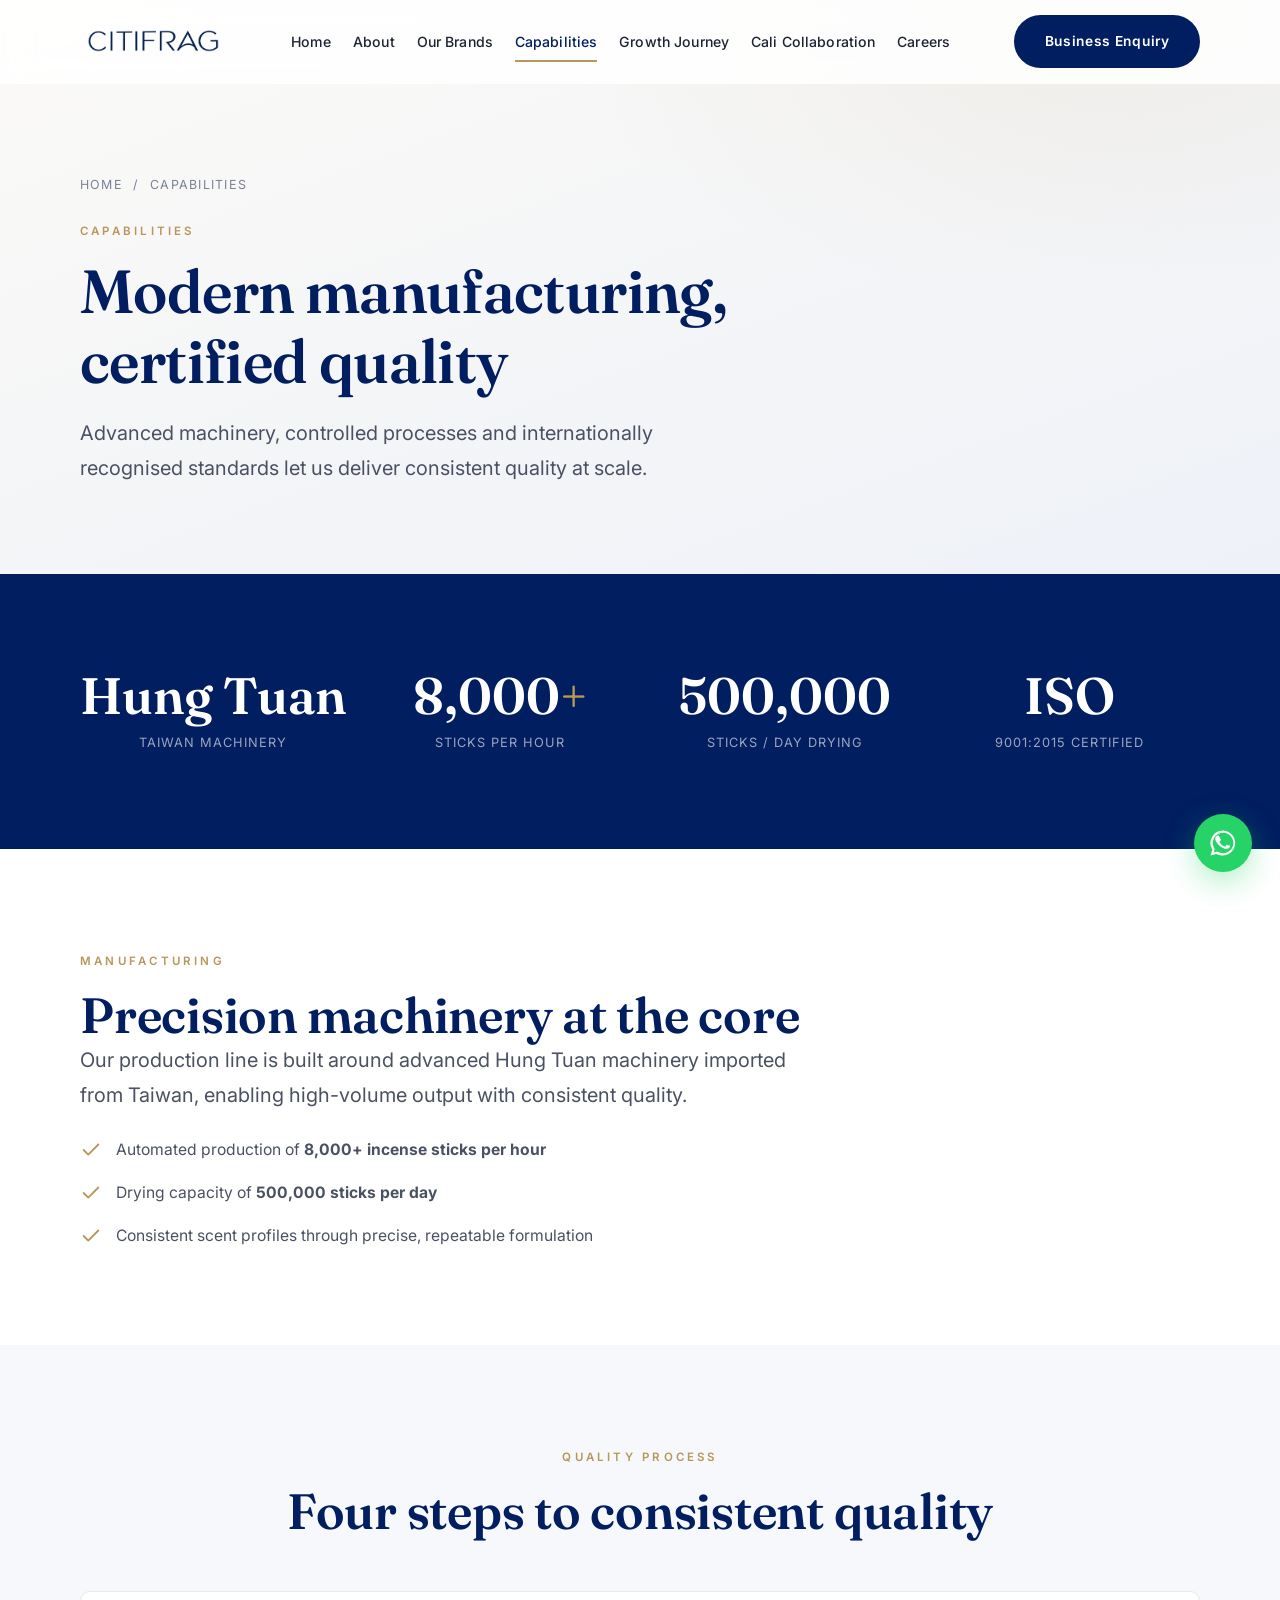
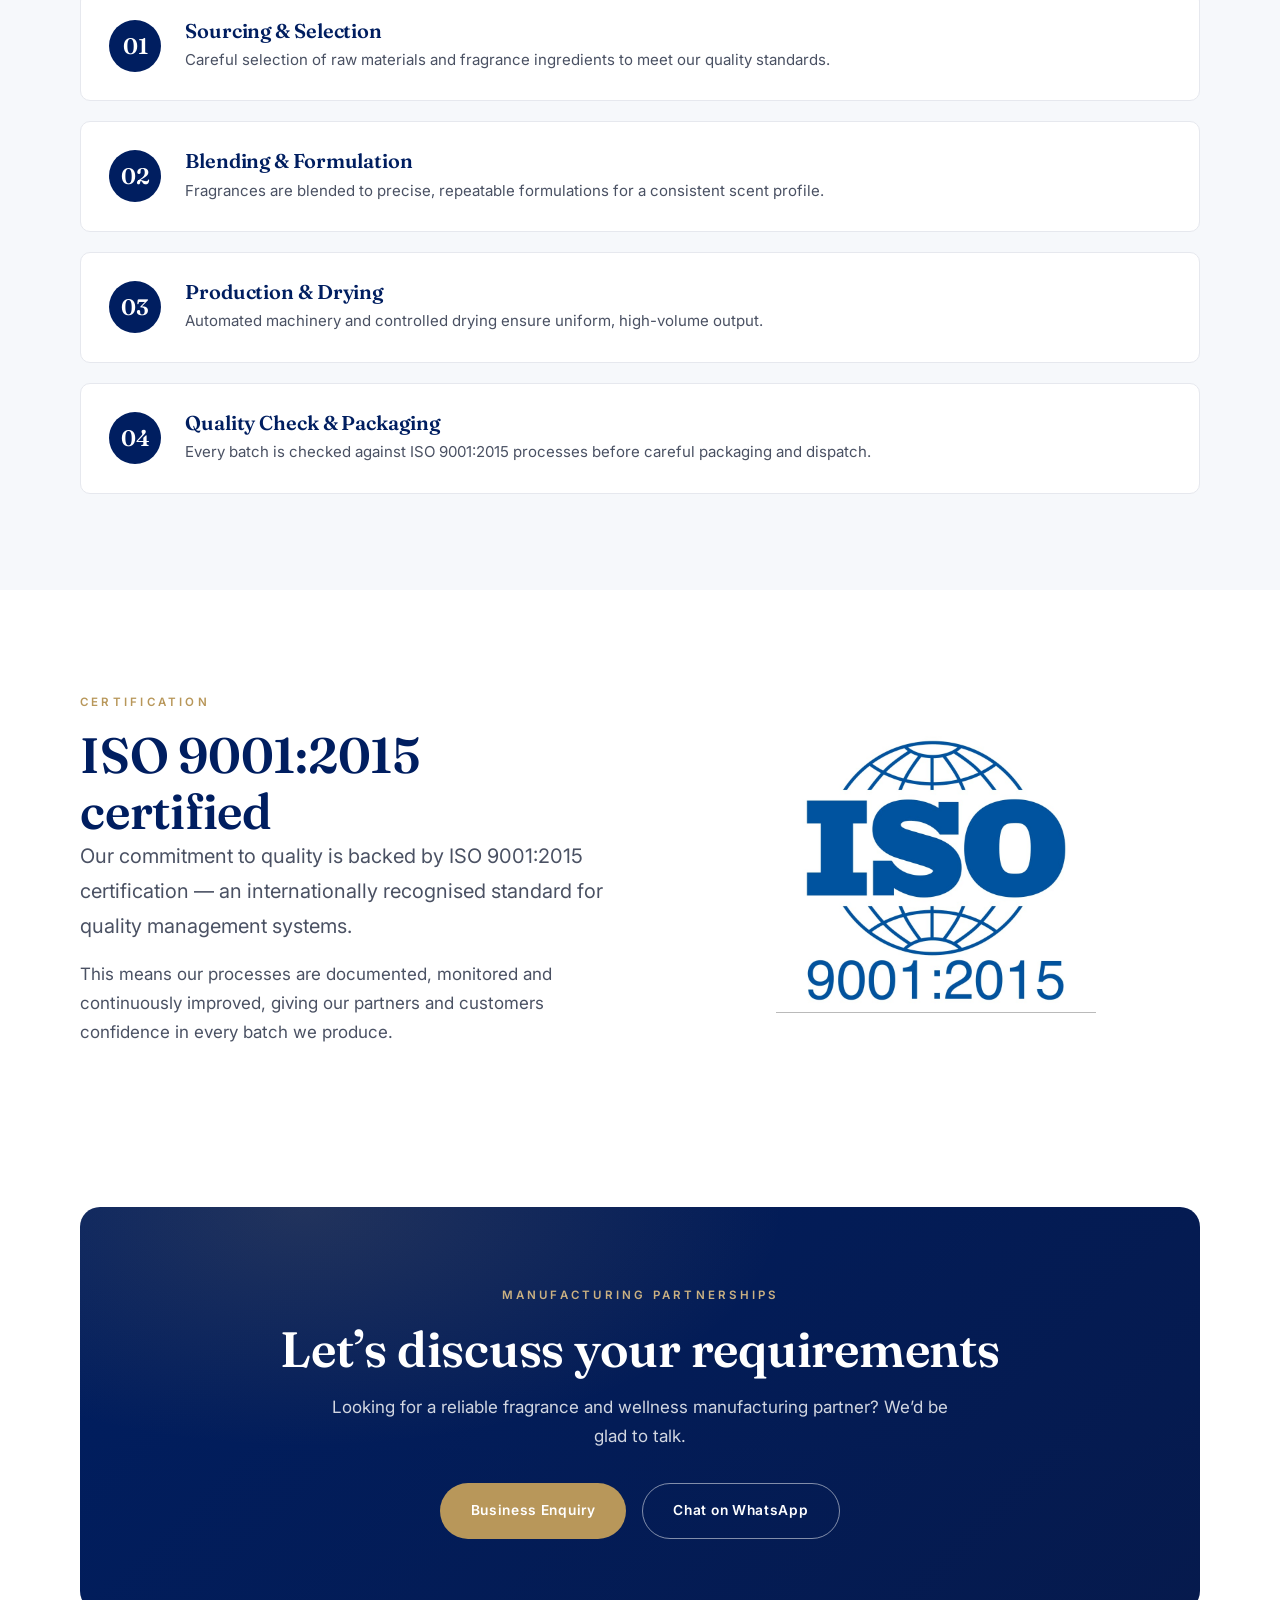
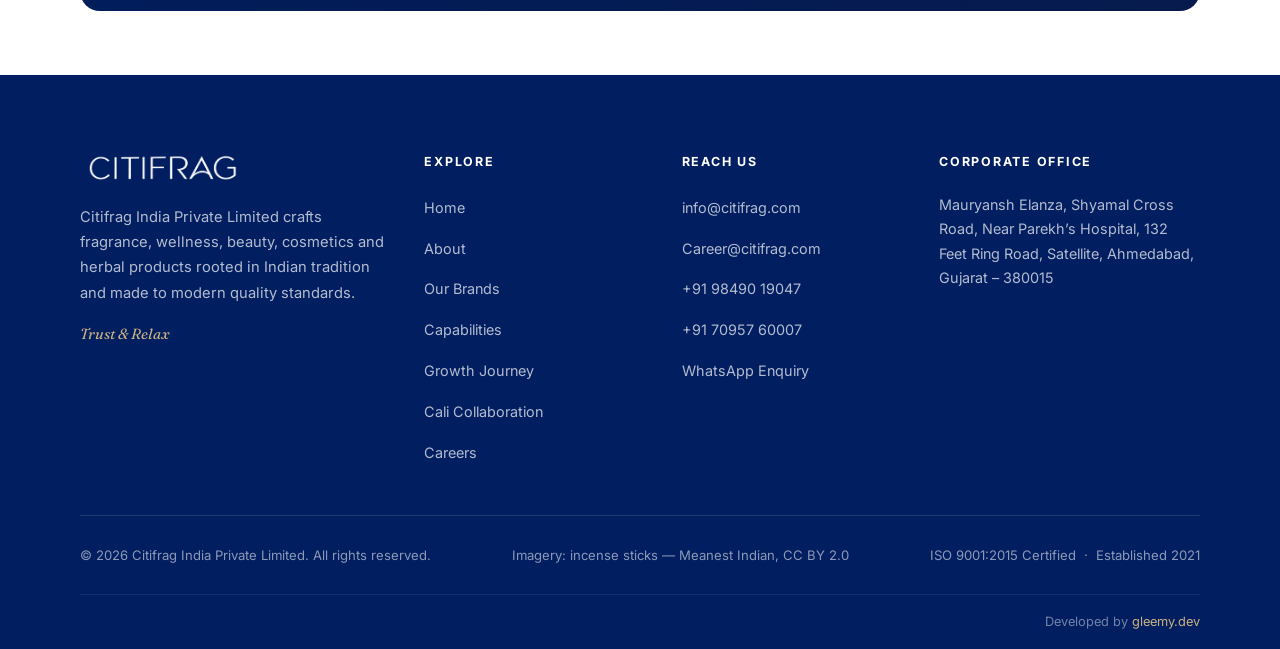
<file: capabilities.html>
<!DOCTYPE html>
<html lang="en">
<head>
  <meta charset="UTF-8" />
  <meta name="viewport" content="width=device-width, initial-scale=1.0" />
  <title>Capabilities | Citifrag India Private Limited</title>
  <meta name="description" content="Citifrag's manufacturing and quality capabilities — Hung Tuan Taiwan machinery, 8,000+ sticks per hour, 500,000 sticks/day drying and ISO 9001:2015 certified processes." />
  <meta name="theme-color" content="#001E60" />
  <link rel="icon" type="image/png" href="assets/img/logo.png" />
  <meta property="og:title" content="Capabilities | Citifrag India" />
  <meta property="og:description" content="Modern manufacturing and certified quality at scale." />
  <meta property="og:type" content="website" />
  <meta property="og:image" content="assets/img/logo.png" />
  <link rel="preconnect" href="https://fonts.googleapis.com" />
  <link rel="preconnect" href="https://fonts.gstatic.com" crossorigin />
  <link href="https://fonts.googleapis.com/css2?family=Fraunces:ital,opsz,wght@0,9..144,300..600;1,9..144,300..600&family=Inter:wght@300..700&display=swap" rel="stylesheet" />
  <link rel="stylesheet" href="assets/css/styles.css" />
</head>
<body data-page="capabilities">
  <div id="header-root"></div>

  <main>
    <section class="page-hero">
      <div class="container">
        <div class="page-hero__inner">
          <p class="breadcrumb"><a href="index.html">Home</a> &nbsp;/&nbsp; Capabilities</p>
          <span class="eyebrow">Capabilities</span>
          <h1 class="display" style="font-size:clamp(2.4rem,5vw,3.8rem);">Modern manufacturing, certified quality</h1>
          <p class="lead" style="margin-top:1.25rem;max-width:640px;">Advanced machinery, controlled processes and internationally recognised standards let us deliver consistent quality at scale.</p>
        </div>
      </div>
    </section>

    <!-- Key stats -->
    <section class="section section--navy">
      <div class="container">
        <div class="stat-row">
          <div class="stat reveal"><div class="stat__num stat__num--name">Hung Tuan</div><div class="stat__label">Taiwan Machinery</div></div>
          <div class="stat reveal reveal-d1"><div class="stat__num">8,000<span>+</span></div><div class="stat__label">Sticks per hour</div></div>
          <div class="stat reveal reveal-d2"><div class="stat__num">500,000</div><div class="stat__label">Sticks / day drying</div></div>
          <div class="stat reveal reveal-d3"><div class="stat__num">ISO</div><div class="stat__label">9001:2015 Certified</div></div>
        </div>
      </div>
    </section>

    <!-- Manufacturing -->
    <section class="section">
      <div class="container">
        <div class="split split--single">
          <div class="reveal">
            <span class="eyebrow">Manufacturing</span>
            <h2 class="h2">Precision machinery at the core</h2>
            <span class="divider-line"></span>
            <p class="lead">Our production line is built around advanced Hung Tuan machinery imported from Taiwan, enabling high-volume output with consistent quality.</p>
            <ul class="feature-list">
              <li><svg viewBox="0 0 24 24" fill="none" stroke="currentColor" stroke-width="2"><path d="M20 6L9 17l-5-5" stroke-linecap="round" stroke-linejoin="round"/></svg><span>Automated production of <strong>8,000+ incense sticks per hour</strong></span></li>
              <li><svg viewBox="0 0 24 24" fill="none" stroke="currentColor" stroke-width="2"><path d="M20 6L9 17l-5-5" stroke-linecap="round" stroke-linejoin="round"/></svg><span>Drying capacity of <strong>500,000 sticks per day</strong></span></li>
              <li><svg viewBox="0 0 24 24" fill="none" stroke="currentColor" stroke-width="2"><path d="M20 6L9 17l-5-5" stroke-linecap="round" stroke-linejoin="round"/></svg><span>Consistent scent profiles through precise, repeatable formulation</span></li>
            </ul>
          </div>
        </div>
      </div>
    </section>

    <!-- Quality process -->
    <section class="section section--mist">
      <div class="container">
        <div class="section-head section-head--center reveal">
          <span class="eyebrow">Quality Process</span>
          <h2 class="h2">Four steps to consistent quality</h2>
          <span class="divider-line"></span>
        </div>
        <div class="process">
          <div class="process-step reveal"><div class="process-step__n"></div><div><h4>Sourcing &amp; Selection</h4><p>Careful selection of raw materials and fragrance ingredients to meet our quality standards.</p></div></div>
          <div class="process-step reveal reveal-d1"><div class="process-step__n"></div><div><h4>Blending &amp; Formulation</h4><p>Fragrances are blended to precise, repeatable formulations for a consistent scent profile.</p></div></div>
          <div class="process-step reveal reveal-d2"><div class="process-step__n"></div><div><h4>Production &amp; Drying</h4><p>Automated machinery and controlled drying ensure uniform, high-volume output.</p></div></div>
          <div class="process-step reveal reveal-d3"><div class="process-step__n"></div><div><h4>Quality Check &amp; Packaging</h4><p>Every batch is checked against ISO 9001:2015 processes before careful packaging and dispatch.</p></div></div>
        </div>
      </div>
    </section>

    <!-- Certification -->
    <section class="section">
      <div class="container">
        <div class="split">
          <div class="reveal">
            <span class="eyebrow">Certification</span>
            <h2 class="h2">ISO 9001:2015 certified</h2>
            <span class="divider-line"></span>
            <p class="lead">Our commitment to quality is backed by ISO 9001:2015 certification &mdash; an internationally recognised standard for quality management systems.</p>
            <p style="margin-top:1rem;">This means our processes are documented, monitored and continuously improved, giving our partners and customers confidence in every batch we produce.</p>
          </div>
          <div class="reveal" style="display:flex;align-items:center;justify-content:center;">
            <img src="images/ISO.jpeg" alt="ISO 9001:2015 certified logo" style="max-width:320px;width:100%;height:auto;" />
          </div>
        </div>
      </div>
    </section>

    <!-- CTA -->
    <section class="section section--tight">
      <div class="container">
        <div class="cta-band reveal">
          <span class="eyebrow eyebrow--light">Manufacturing Partnerships</span>
          <h2 class="h2">Let&rsquo;s discuss your requirements</h2>
          <p>Looking for a reliable fragrance and wellness manufacturing partner? We&rsquo;d be glad to talk.</p>
          <div class="btn-row">
            <a class="btn btn--gold" href="contact.html">Business Enquiry</a>
            <a class="btn btn--light" href="https://wa.me/919849019047?text=Hello%20Citifrag%2C%20I%20would%20like%20to%20know%20more%20about%20your%20products%20and%20business%20opportunities." target="_blank" rel="noopener">Chat on WhatsApp</a>
          </div>
        </div>
      </div>
    </section>
  </main>

  <div id="footer-root"></div>
  <script src="assets/js/components.js"></script>
  <script src="assets/js/main.js"></script>
</body>
</html>
</file>
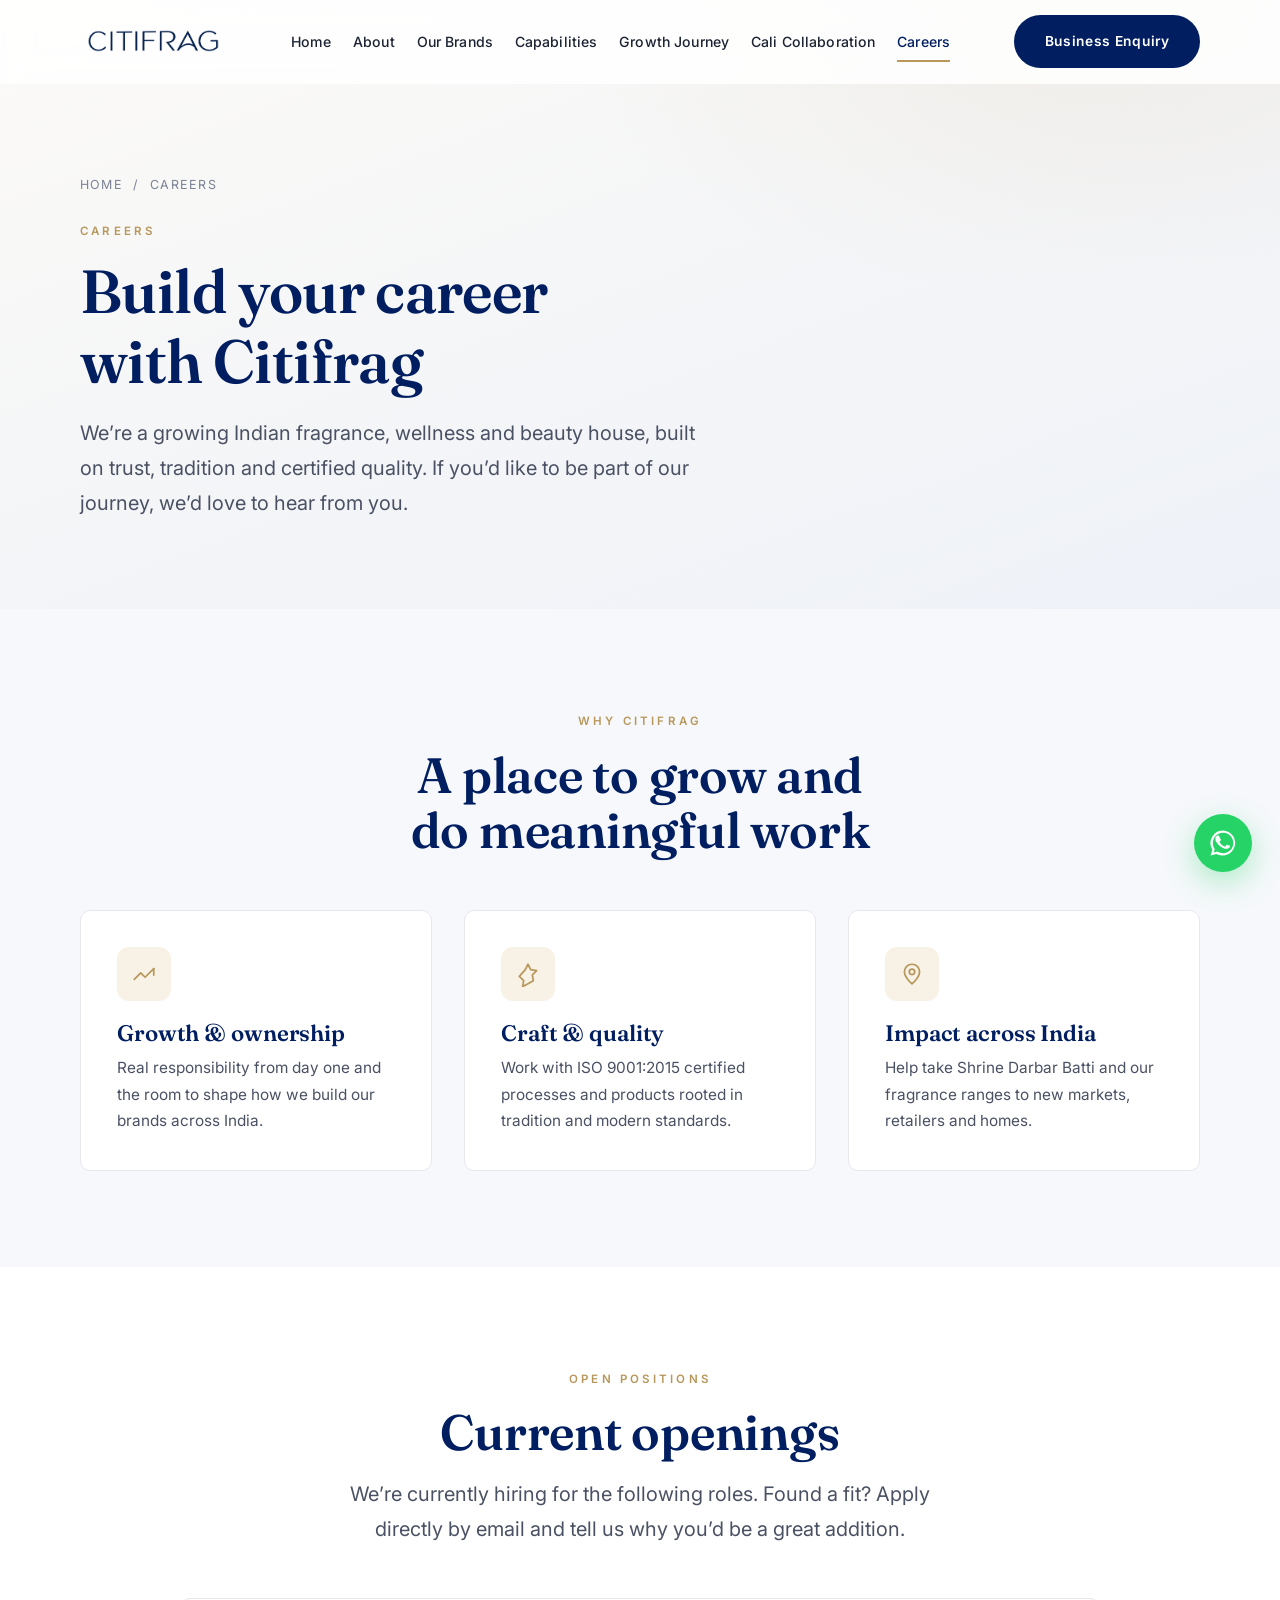
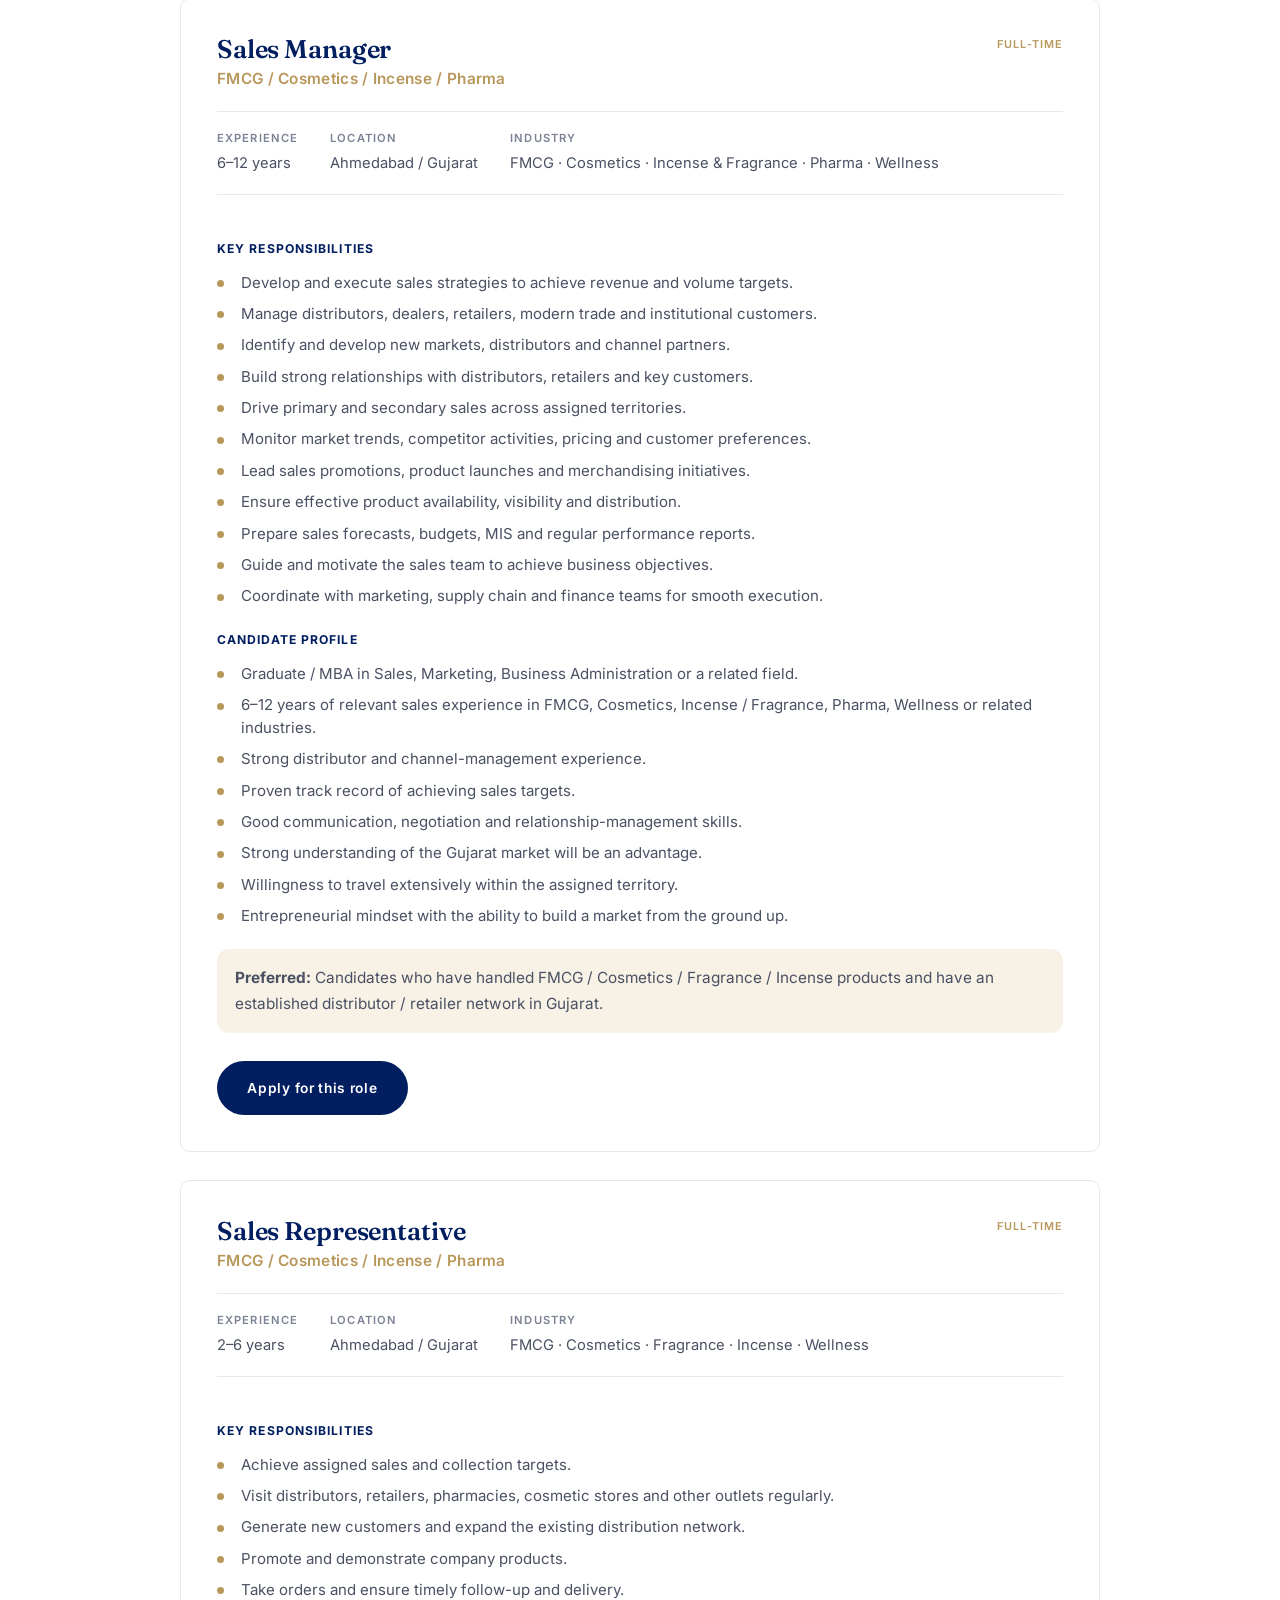
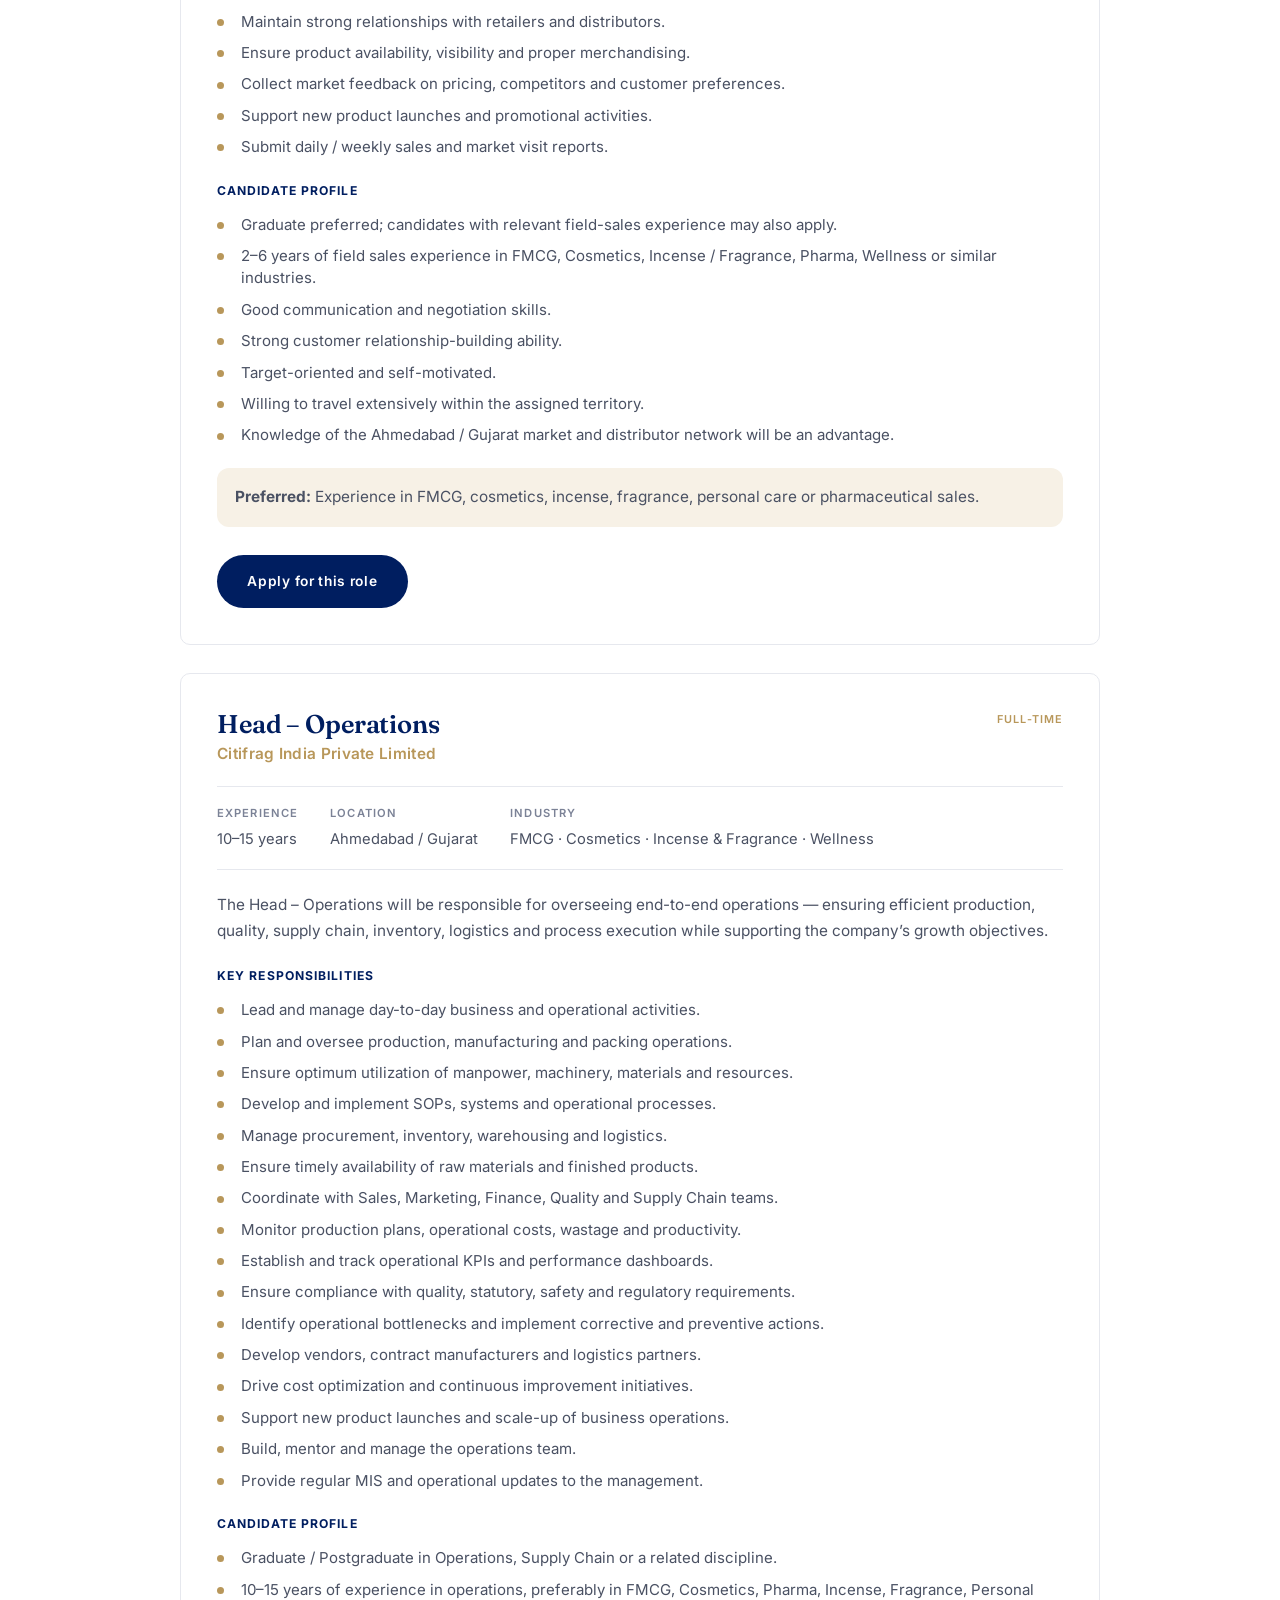
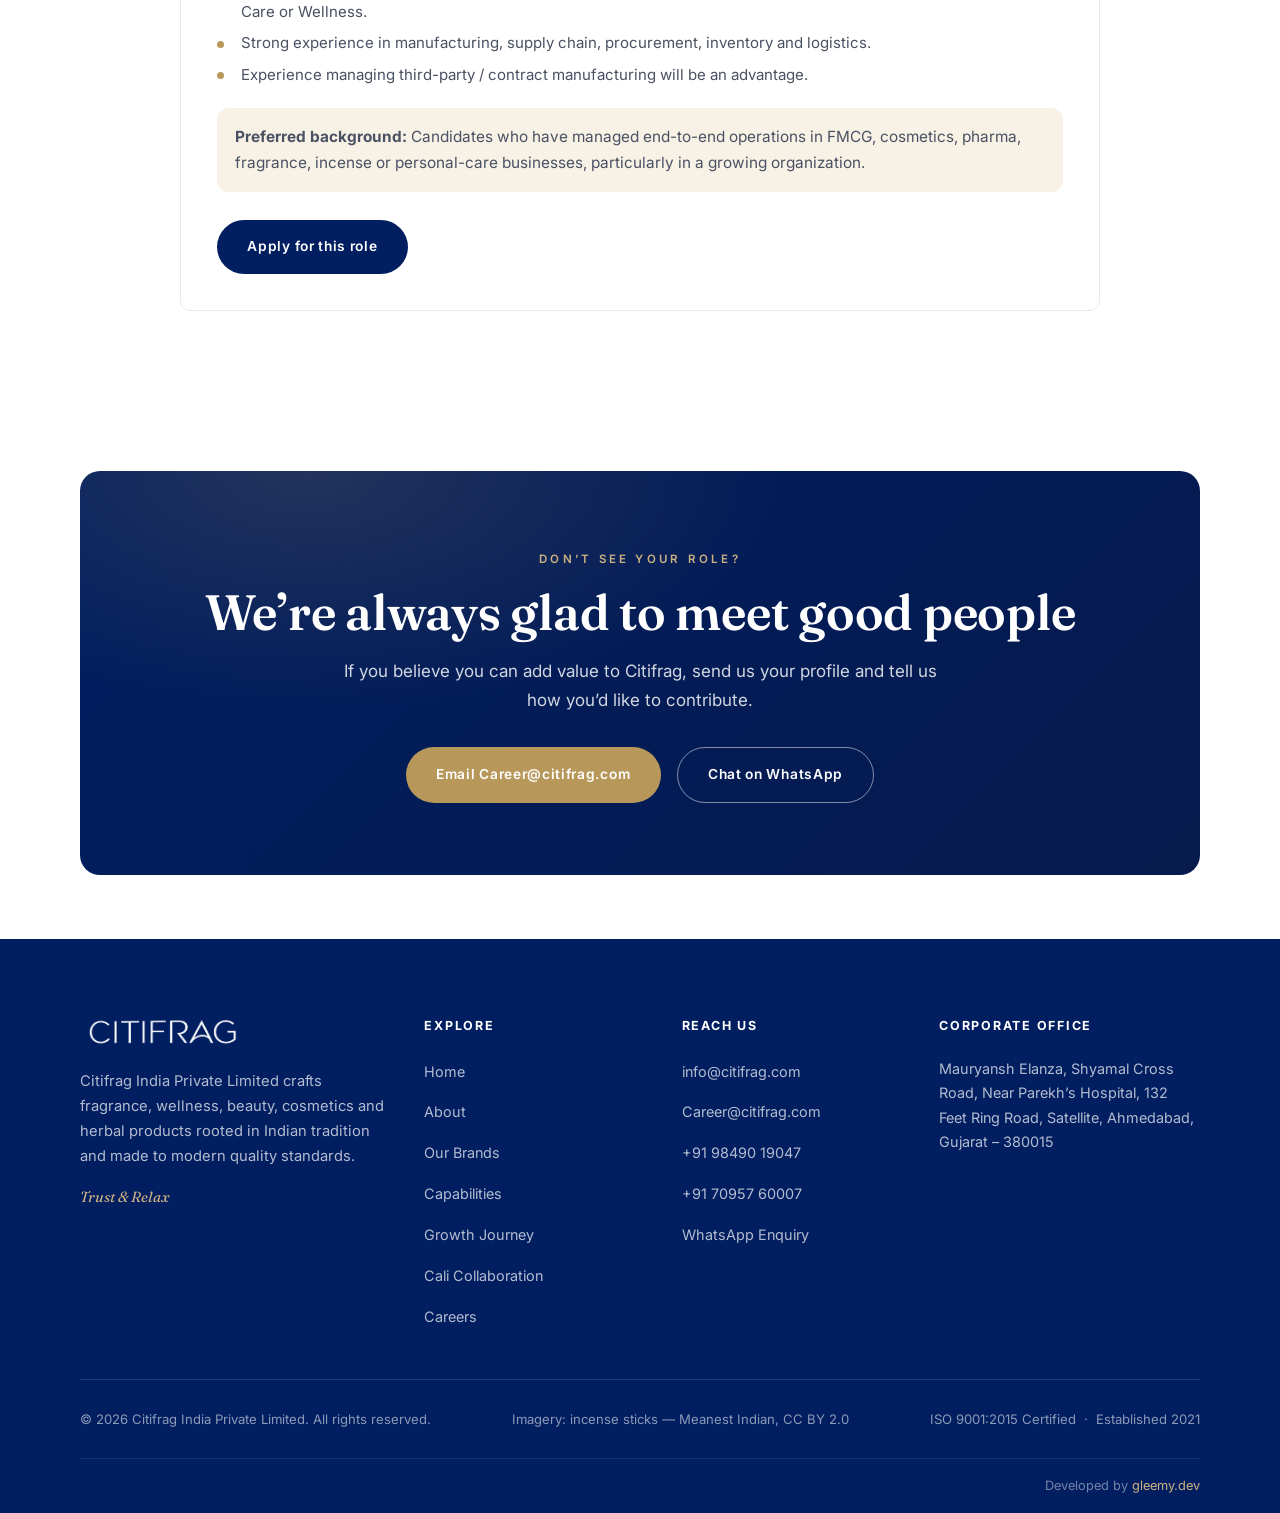
<file: careers.html>
<!DOCTYPE html>
<html lang="en">
<head>
  <meta charset="UTF-8" />
  <meta name="viewport" content="width=device-width, initial-scale=1.0" />
  <title>Careers | Citifrag India Private Limited</title>
  <meta name="description" content="Join Citifrag India Private Limited. Current openings: Sales Manager, Sales Representative and Head – Operations. Build your career with a growing Indian fragrance, wellness and beauty house." />
  <meta name="theme-color" content="#001E60" />
  <link rel="icon" type="image/png" href="assets/img/logo.png" />
  <meta property="og:title" content="Careers | Citifrag India" />
  <meta property="og:description" content="Current openings at Citifrag India — Sales Manager, Sales Representative and Head – Operations." />
  <meta property="og:type" content="website" />
  <meta property="og:image" content="assets/img/logo.png" />
  <link rel="preconnect" href="https://fonts.googleapis.com" />
  <link rel="preconnect" href="https://fonts.gstatic.com" crossorigin />
  <link href="https://fonts.googleapis.com/css2?family=Fraunces:ital,opsz,wght@0,9..144,300..600;1,9..144,300..600&family=Inter:wght@300..700&display=swap" rel="stylesheet" />
  <link rel="stylesheet" href="assets/css/styles.css" />
</head>
<body data-page="careers">
  <div id="header-root"></div>

  <main>
    <section class="page-hero">
      <div class="container">
        <div class="page-hero__inner">
          <p class="breadcrumb"><a href="index.html">Home</a> &nbsp;/&nbsp; Careers</p>
          <span class="eyebrow">Careers</span>
          <h1 class="display" style="font-size:clamp(2.4rem,5vw,3.8rem);">Build your career with Citifrag</h1>
          <p class="lead" style="margin-top:1.25rem;max-width:640px;">We&rsquo;re a growing Indian fragrance, wellness and beauty house, built on trust, tradition and certified quality. If you&rsquo;d like to be part of our journey, we&rsquo;d love to hear from you.</p>
        </div>
      </div>
    </section>

    <!-- Why join -->
    <section class="section section--mist">
      <div class="container">
        <div class="section-head section-head--center reveal">
          <span class="eyebrow">Why Citifrag</span>
          <h2 class="h2">A place to grow and do meaningful work</h2>
          <span class="divider-line"></span>
        </div>
        <div class="grid grid-3">
          <div class="card card--value reveal">
            <div class="card__icon"><svg viewBox="0 0 24 24" fill="none" stroke="currentColor" stroke-width="1.6"><path d="M3 17l6-6 4 4 8-8" stroke-linecap="round" stroke-linejoin="round"/><path d="M21 7v6" stroke-linecap="round" stroke-linejoin="round"/></svg></div>
            <h3>Growth &amp; ownership</h3>
            <p>Real responsibility from day one and the room to shape how we build our brands across India.</p>
          </div>
          <div class="card card--value reveal reveal-d1">
            <div class="card__icon"><svg viewBox="0 0 24 24" fill="none" stroke="currentColor" stroke-width="1.6"><path d="M12 3l2.5 5 5.5.8-4 3.9.9 5.5L12 21l-4.9 2.6.9-5.5-4-3.9L9.5 8 12 3z" stroke-linecap="round" stroke-linejoin="round"/></svg></div>
            <h3>Craft &amp; quality</h3>
            <p>Work with ISO 9001:2015 certified processes and products rooted in tradition and modern standards.</p>
          </div>
          <div class="card card--value reveal reveal-d2">
            <div class="card__icon"><svg viewBox="0 0 24 24" fill="none" stroke="currentColor" stroke-width="1.6"><path d="M12 21s-7-5.5-7-11a7 7 0 0114 0c0 5.5-7 11-7 11z" stroke-linejoin="round"/><circle cx="12" cy="10" r="2.5"/></svg></div>
            <h3>Impact across India</h3>
            <p>Help take Shrine Darbar Batti and our fragrance ranges to new markets, retailers and homes.</p>
          </div>
        </div>
      </div>
    </section>

    <!-- Open positions -->
    <section class="section">
      <div class="container">
        <div class="section-head section-head--center reveal">
          <span class="eyebrow">Open Positions</span>
          <h2 class="h2">Current openings</h2>
          <span class="divider-line"></span>
          <p class="lead" style="max-width:620px;">We&rsquo;re currently hiring for the following roles. Found a fit? Apply directly by email and tell us why you&rsquo;d be a great addition.</p>
        </div>

        <div class="job-list">
          <!-- Sales Manager -->
          <article class="card job-card reveal">
            <div class="job-card__head">
              <div>
                <h3>Sales Manager</h3>
                <p class="job-card__sub">FMCG / Cosmetics / Incense / Pharma</p>
              </div>
              <span class="tag">Full-time</span>
            </div>
            <ul class="job-meta">
              <li><strong>Experience</strong> 6&ndash;12 years</li>
              <li><strong>Location</strong> Ahmedabad / Gujarat</li>
              <li><strong>Industry</strong> FMCG &middot; Cosmetics &middot; Incense &amp; Fragrance &middot; Pharma &middot; Wellness</li>
            </ul>
            <h5>Key responsibilities</h5>
            <ul class="job-points">
              <li>Develop and execute sales strategies to achieve revenue and volume targets.</li>
              <li>Manage distributors, dealers, retailers, modern trade and institutional customers.</li>
              <li>Identify and develop new markets, distributors and channel partners.</li>
              <li>Build strong relationships with distributors, retailers and key customers.</li>
              <li>Drive primary and secondary sales across assigned territories.</li>
              <li>Monitor market trends, competitor activities, pricing and customer preferences.</li>
              <li>Lead sales promotions, product launches and merchandising initiatives.</li>
              <li>Ensure effective product availability, visibility and distribution.</li>
              <li>Prepare sales forecasts, budgets, MIS and regular performance reports.</li>
              <li>Guide and motivate the sales team to achieve business objectives.</li>
              <li>Coordinate with marketing, supply chain and finance teams for smooth execution.</li>
            </ul>
            <h5>Candidate profile</h5>
            <ul class="job-points">
              <li>Graduate / MBA in Sales, Marketing, Business Administration or a related field.</li>
              <li>6&ndash;12 years of relevant sales experience in FMCG, Cosmetics, Incense / Fragrance, Pharma, Wellness or related industries.</li>
              <li>Strong distributor and channel-management experience.</li>
              <li>Proven track record of achieving sales targets.</li>
              <li>Good communication, negotiation and relationship-management skills.</li>
              <li>Strong understanding of the Gujarat market will be an advantage.</li>
              <li>Willingness to travel extensively within the assigned territory.</li>
              <li>Entrepreneurial mindset with the ability to build a market from the ground up.</li>
            </ul>
            <p class="job-pref"><strong>Preferred:</strong> Candidates who have handled FMCG / Cosmetics / Fragrance / Incense products and have an established distributor / retailer network in Gujarat.</p>
            <a class="btn btn--primary" href="mailto:Career@citifrag.com?subject=Application%3A%20Sales%20Manager">Apply for this role</a>
          </article>

          <!-- Sales Representative -->
          <article class="card job-card reveal">
            <div class="job-card__head">
              <div>
                <h3>Sales Representative</h3>
                <p class="job-card__sub">FMCG / Cosmetics / Incense / Pharma</p>
              </div>
              <span class="tag">Full-time</span>
            </div>
            <ul class="job-meta">
              <li><strong>Experience</strong> 2&ndash;6 years</li>
              <li><strong>Location</strong> Ahmedabad / Gujarat</li>
              <li><strong>Industry</strong> FMCG &middot; Cosmetics &middot; Fragrance &middot; Incense &middot; Wellness</li>
            </ul>
            <h5>Key responsibilities</h5>
            <ul class="job-points">
              <li>Achieve assigned sales and collection targets.</li>
              <li>Visit distributors, retailers, pharmacies, cosmetic stores and other outlets regularly.</li>
              <li>Generate new customers and expand the existing distribution network.</li>
              <li>Promote and demonstrate company products.</li>
              <li>Take orders and ensure timely follow-up and delivery.</li>
              <li>Maintain strong relationships with retailers and distributors.</li>
              <li>Ensure product availability, visibility and proper merchandising.</li>
              <li>Collect market feedback on pricing, competitors and customer preferences.</li>
              <li>Support new product launches and promotional activities.</li>
              <li>Submit daily / weekly sales and market visit reports.</li>
            </ul>
            <h5>Candidate profile</h5>
            <ul class="job-points">
              <li>Graduate preferred; candidates with relevant field-sales experience may also apply.</li>
              <li>2&ndash;6 years of field sales experience in FMCG, Cosmetics, Incense / Fragrance, Pharma, Wellness or similar industries.</li>
              <li>Good communication and negotiation skills.</li>
              <li>Strong customer relationship-building ability.</li>
              <li>Target-oriented and self-motivated.</li>
              <li>Willing to travel extensively within the assigned territory.</li>
              <li>Knowledge of the Ahmedabad / Gujarat market and distributor network will be an advantage.</li>
            </ul>
            <p class="job-pref"><strong>Preferred:</strong> Experience in FMCG, cosmetics, incense, fragrance, personal care or pharmaceutical sales.</p>
            <a class="btn btn--primary" href="mailto:Career@citifrag.com?subject=Application%3A%20Sales%20Representative">Apply for this role</a>
          </article>

          <!-- Head - Operations -->
          <article class="card job-card reveal">
            <div class="job-card__head">
              <div>
                <h3>Head &ndash; Operations</h3>
                <p class="job-card__sub">Citifrag India Private Limited</p>
              </div>
              <span class="tag">Full-time</span>
            </div>
            <ul class="job-meta">
              <li><strong>Experience</strong> 10&ndash;15 years</li>
              <li><strong>Location</strong> Ahmedabad / Gujarat</li>
              <li><strong>Industry</strong> FMCG &middot; Cosmetics &middot; Incense &amp; Fragrance &middot; Wellness</li>
            </ul>
            <p>The Head &ndash; Operations will be responsible for overseeing end-to-end operations &mdash; ensuring efficient production, quality, supply chain, inventory, logistics and process execution while supporting the company&rsquo;s growth objectives.</p>
            <h5>Key responsibilities</h5>
            <ul class="job-points">
              <li>Lead and manage day-to-day business and operational activities.</li>
              <li>Plan and oversee production, manufacturing and packing operations.</li>
              <li>Ensure optimum utilization of manpower, machinery, materials and resources.</li>
              <li>Develop and implement SOPs, systems and operational processes.</li>
              <li>Manage procurement, inventory, warehousing and logistics.</li>
              <li>Ensure timely availability of raw materials and finished products.</li>
              <li>Coordinate with Sales, Marketing, Finance, Quality and Supply Chain teams.</li>
              <li>Monitor production plans, operational costs, wastage and productivity.</li>
              <li>Establish and track operational KPIs and performance dashboards.</li>
              <li>Ensure compliance with quality, statutory, safety and regulatory requirements.</li>
              <li>Identify operational bottlenecks and implement corrective and preventive actions.</li>
              <li>Develop vendors, contract manufacturers and logistics partners.</li>
              <li>Drive cost optimization and continuous improvement initiatives.</li>
              <li>Support new product launches and scale-up of business operations.</li>
              <li>Build, mentor and manage the operations team.</li>
              <li>Provide regular MIS and operational updates to the management.</li>
            </ul>
            <h5>Candidate profile</h5>
            <ul class="job-points">
              <li>Graduate / Postgraduate in Operations, Supply Chain or a related discipline.</li>
              <li>10&ndash;15 years of experience in operations, preferably in FMCG, Cosmetics, Pharma, Incense, Fragrance, Personal Care or Wellness.</li>
              <li>Strong experience in manufacturing, supply chain, procurement, inventory and logistics.</li>
              <li>Experience managing third-party / contract manufacturing will be an advantage.</li>
            </ul>
            <p class="job-pref"><strong>Preferred background:</strong> Candidates who have managed end-to-end operations in FMCG, cosmetics, pharma, fragrance, incense or personal-care businesses, particularly in a growing organization.</p>
            <a class="btn btn--primary" href="mailto:Career@citifrag.com?subject=Application%3A%20Head%20-%20Operations">Apply for this role</a>
          </article>
        </div>
      </div>
    </section>

    <!-- CTA -->
    <section class="section section--tight">
      <div class="container">
        <div class="cta-band reveal">
          <span class="eyebrow eyebrow--light">Don&rsquo;t see your role?</span>
          <h2 class="h2">We&rsquo;re always glad to meet good people</h2>
          <p>If you believe you can add value to Citifrag, send us your profile and tell us how you&rsquo;d like to contribute.</p>
          <div class="btn-row">
            <a class="btn btn--gold" href="mailto:Career@citifrag.com?subject=Career%20Enquiry%20%E2%80%94%20Citifrag">Email Career@citifrag.com</a>
            <a class="btn btn--light" href="https://wa.me/919849019047?text=Hello%20Citifrag%2C%20I%20would%20like%20to%20enquire%20about%20career%20opportunities." target="_blank" rel="noopener">Chat on WhatsApp</a>
          </div>
        </div>
      </div>
    </section>
  </main>

  <div id="footer-root"></div>
  <script src="assets/js/components.js"></script>
  <script src="assets/js/main.js"></script>
</body>
</html>
</file>
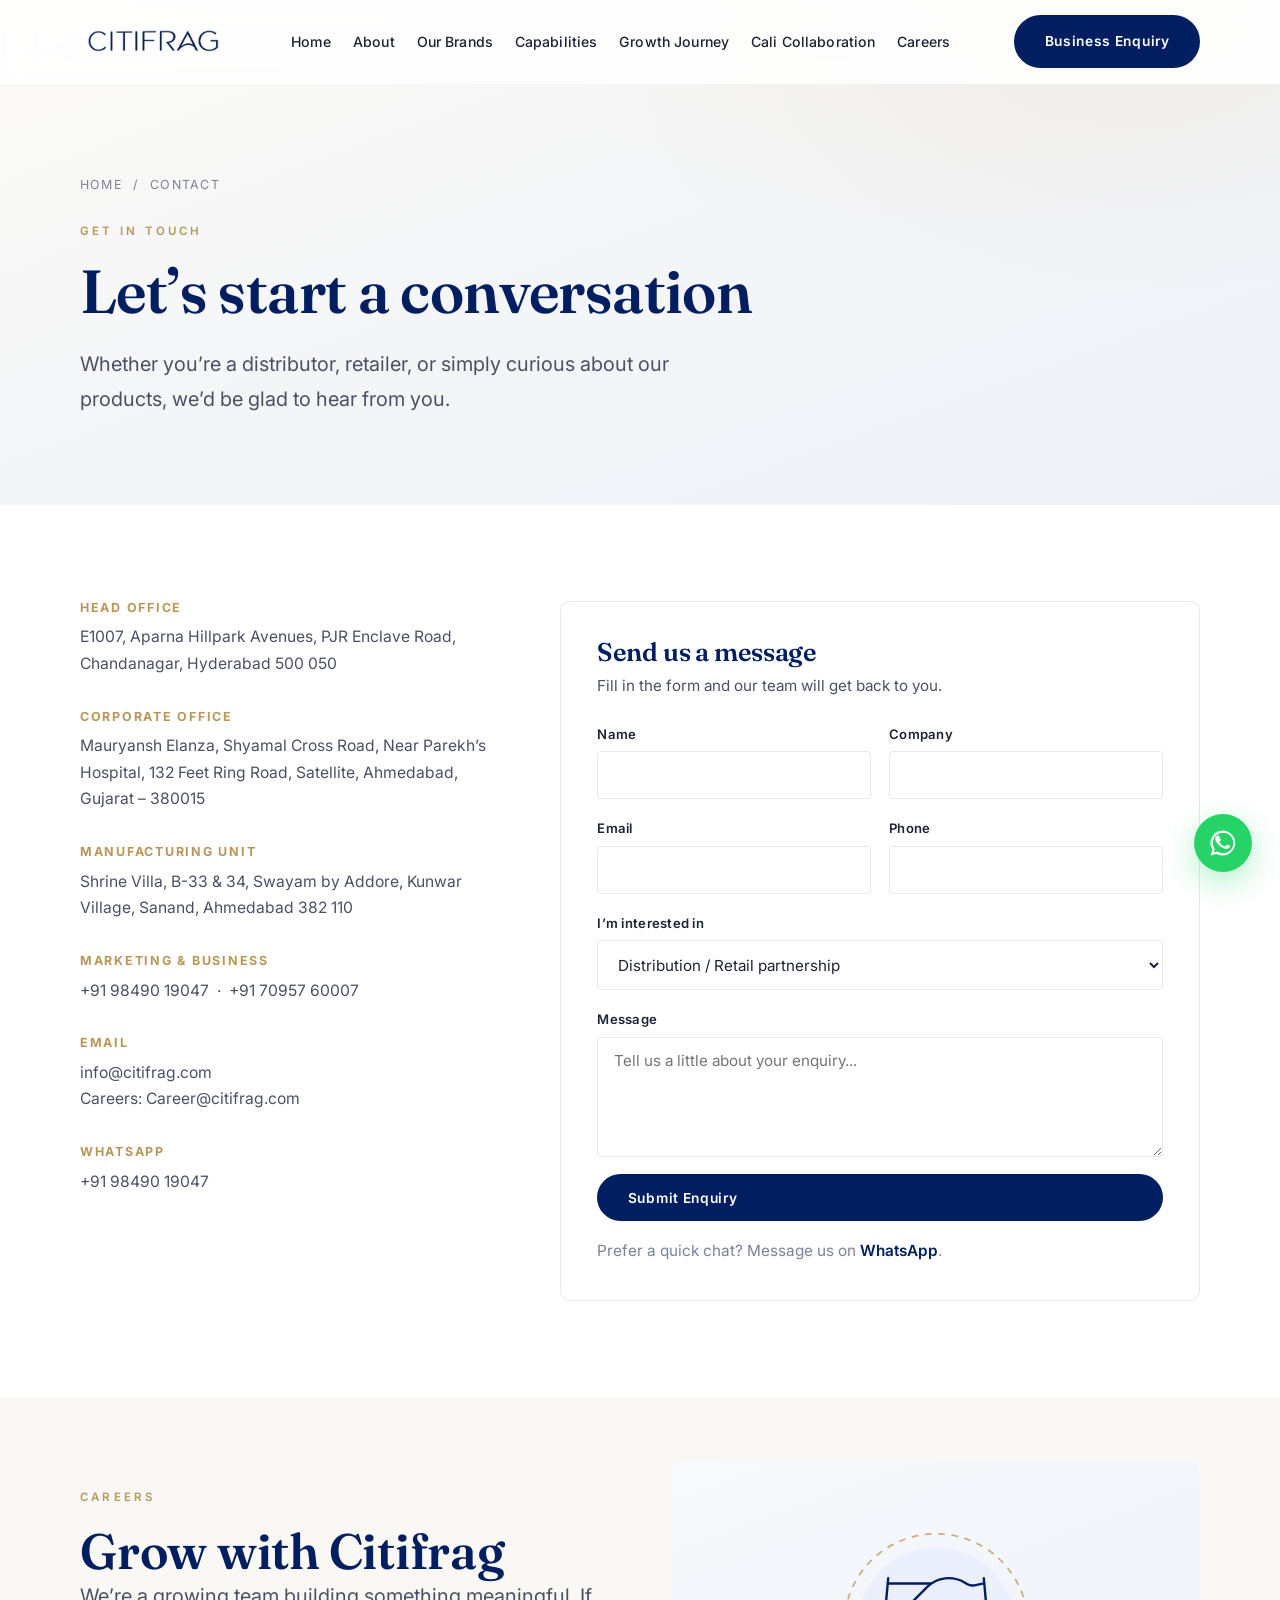
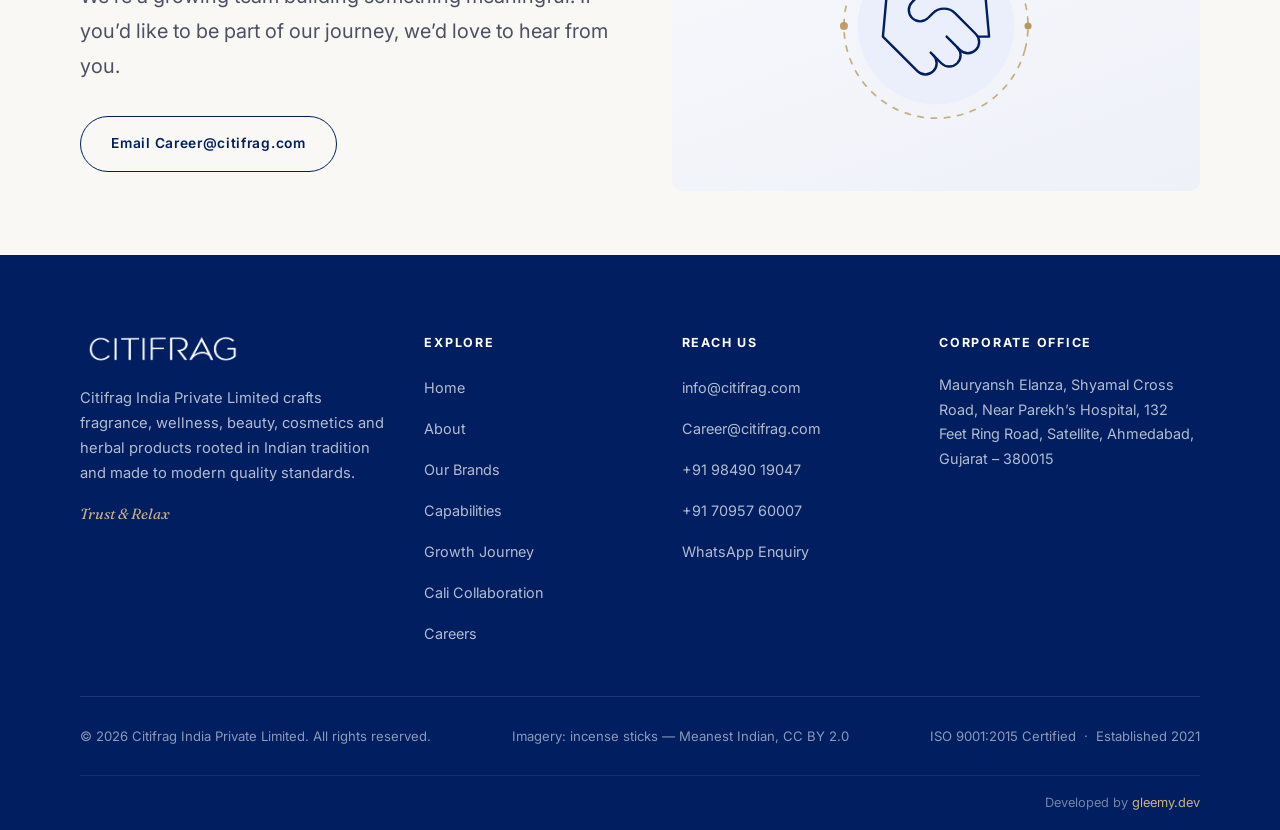
<file: contact.html>
<!DOCTYPE html>
<html lang="en">
<head>
  <meta charset="UTF-8" />
  <meta name="viewport" content="width=device-width, initial-scale=1.0" />
  <title>Contact Us | Citifrag India Private Limited</title>
  <meta name="description" content="Contact Citifrag India Private Limited — offices in Hyderabad and Ahmedabad, manufacturing in Sanand. Email info@citifrag.com or WhatsApp +91 98490 19047." />
  <meta name="theme-color" content="#001E60" />
  <link rel="icon" type="image/png" href="assets/img/logo.png" />
  <meta property="og:title" content="Contact | Citifrag India" />
  <meta property="og:description" content="Get in touch with Citifrag India Private Limited." />
  <meta property="og:type" content="website" />
  <meta property="og:image" content="assets/img/logo.png" />
  <link rel="preconnect" href="https://fonts.googleapis.com" />
  <link rel="preconnect" href="https://fonts.gstatic.com" crossorigin />
  <link href="https://fonts.googleapis.com/css2?family=Fraunces:ital,opsz,wght@0,9..144,300..600;1,9..144,300..600&family=Inter:wght@300..700&display=swap" rel="stylesheet" />
  <link rel="stylesheet" href="assets/css/styles.css" />
</head>
<body data-page="contact">
  <div id="header-root"></div>

  <main>
    <section class="page-hero">
      <div class="container">
        <div class="page-hero__inner">
          <p class="breadcrumb"><a href="index.html">Home</a> &nbsp;/&nbsp; Contact</p>
          <span class="eyebrow">Get in Touch</span>
          <h1 class="display" style="font-size:clamp(2.4rem,5vw,3.8rem);">Let&rsquo;s start a conversation</h1>
          <p class="lead" style="margin-top:1.25rem;max-width:620px;">Whether you&rsquo;re a distributor, retailer, or simply curious about our products, we&rsquo;d be glad to hear from you.</p>
        </div>
      </div>
    </section>

    <!-- Contact + form -->
    <section class="section">
      <div class="container">
        <div class="contact-grid">
          <div class="reveal">
            <div class="contact-block">
              <h4>Head Office</h4>
              <p>E1007, Aparna Hillpark Avenues, PJR Enclave Road, Chandanagar, Hyderabad 500 050</p>
            </div>
            <div class="contact-block">
              <h4>Corporate Office</h4>
              <p>Mauryansh Elanza, Shyamal Cross Road, Near Parekh&rsquo;s Hospital, 132 Feet Ring Road, Satellite, Ahmedabad, Gujarat &ndash; 380015</p>
            </div>
            <div class="contact-block">
              <h4>Manufacturing Unit</h4>
              <p>Shrine Villa, B-33 &amp; 34, Swayam by Addore, Kunwar Village, Sanand, Ahmedabad 382 110</p>
            </div>
            <div class="contact-block">
              <h4>Marketing &amp; Business</h4>
              <p><a href="tel:+919849019047">+91 98490 19047</a> &nbsp;·&nbsp; <a href="tel:+917095760007">+91 70957 60007</a></p>
            </div>
            <div class="contact-block">
              <h4>Email</h4>
              <p><a href="mailto:info@citifrag.com">info@citifrag.com</a><br />
              Careers: <a href="mailto:Career@citifrag.com">Career@citifrag.com</a></p>
            </div>
            <div class="contact-block">
              <h4>WhatsApp</h4>
              <p><a href="https://wa.me/919849019047?text=Hello%20Citifrag%2C%20I%20would%20like%20to%20know%20more%20about%20your%20products%20and%20business%20opportunities." target="_blank" rel="noopener">+91 98490 19047</a></p>
            </div>
          </div>

          <div class="reveal reveal-d1">
            <div class="card" style="border-color:var(--line);">
              <h3 style="font-size:1.6rem;margin-bottom:0.4rem;">Send us a message</h3>
              <p style="font-size:0.95rem;margin-bottom:1.5rem;">Fill in the form and our team will get back to you.</p>
              <form class="contact-form" id="enquiryForm" action="https://formsubmit.co/info@citifrag.com" method="POST">
                <!-- Delivery via FormSubmit (https://formsubmit.co) — free, no API key. Enquiries are emailed to info@citifrag.com.
                     ONE-TIME ACTIVATION: the first submission shows a FormSubmit "activate your form" page and emails an
                     activation link to info@citifrag.com. Click that link once; after that every enquiry is delivered and
                     visitors are redirected to thank-you.html. The _next value is set to the current site by main.js. -->
                <input type="hidden" name="_subject" value="New enquiry from the Citifrag website" />
                <input type="hidden" name="_template" value="table" />
                <input type="hidden" name="_captcha" value="false" />
                <input type="hidden" name="_next" value="https://citifrag.com/thank-you.html" />
                <!-- Honeypot field: hidden from people, trips up bots -->
                <input type="text" name="_honey" tabindex="-1" autocomplete="off" style="display:none;" aria-hidden="true" />
                <div class="form-row">
                  <div class="field">
                    <label for="name">Name</label>
                    <input id="name" name="name" type="text" required autocomplete="name" />
                  </div>
                  <div class="field">
                    <label for="company">Company</label>
                    <input id="company" name="company" type="text" autocomplete="organization" />
                  </div>
                </div>
                <div class="form-row">
                  <div class="field">
                    <label for="email">Email</label>
                    <input id="email" name="email" type="email" required autocomplete="email" />
                  </div>
                  <div class="field">
                    <label for="phone">Phone</label>
                    <input id="phone" name="phone" type="tel" autocomplete="tel" />
                  </div>
                </div>
                <div class="field">
                  <label for="interest">I&rsquo;m interested in</label>
                  <select id="interest" name="interest">
                    <option>Distribution / Retail partnership</option>
                    <option>Product enquiry</option>
                    <option>Cali collaboration range</option>
                    <option>Manufacturing partnership</option>
                    <option>Careers</option>
                    <option>Other</option>
                  </select>
                </div>
                <div class="field">
                  <label for="message">Message</label>
                  <textarea id="message" name="message" required placeholder="Tell us a little about your enquiry..."></textarea>
                </div>
                <button class="btn btn--primary" type="submit">Submit Enquiry</button>
                <p class="form-note">Prefer a quick chat? Message us on <a href="https://wa.me/919849019047?text=Hello%20Citifrag%2C%20I%20would%20like%20to%20know%20more%20about%20your%20products%20and%20business%20opportunities." target="_blank" rel="noopener" style="color:var(--navy);font-weight:600;">WhatsApp</a>.</p>
              </form>
            </div>
          </div>
        </div>
      </div>
    </section>

    <!-- Careers note -->
    <section class="section section--cream section--tight">
      <div class="container">
        <div class="split">
          <div class="reveal">
            <span class="eyebrow">Careers</span>
            <h2 class="h2">Grow with Citifrag</h2>
            <span class="divider-line"></span>
            <p class="lead">We&rsquo;re a growing team building something meaningful. If you&rsquo;d like to be part of our journey, we&rsquo;d love to hear from you.</p>
            <a class="btn btn--outline mt-2" href="mailto:Career@citifrag.com">Email Career@citifrag.com</a>
          </div>
          <div class="media media--wide media--illus reveal reveal-d1">
            <img src="assets/img/handshake.svg" alt="Handshake illustration representing partnership and joining the Citifrag team" loading="lazy" />
          </div>
        </div>
      </div>
    </section>
  </main>

  <div id="footer-root"></div>
  <script src="assets/js/components.js"></script>
  <script src="assets/js/main.js"></script>
</body>
</html>
</file>
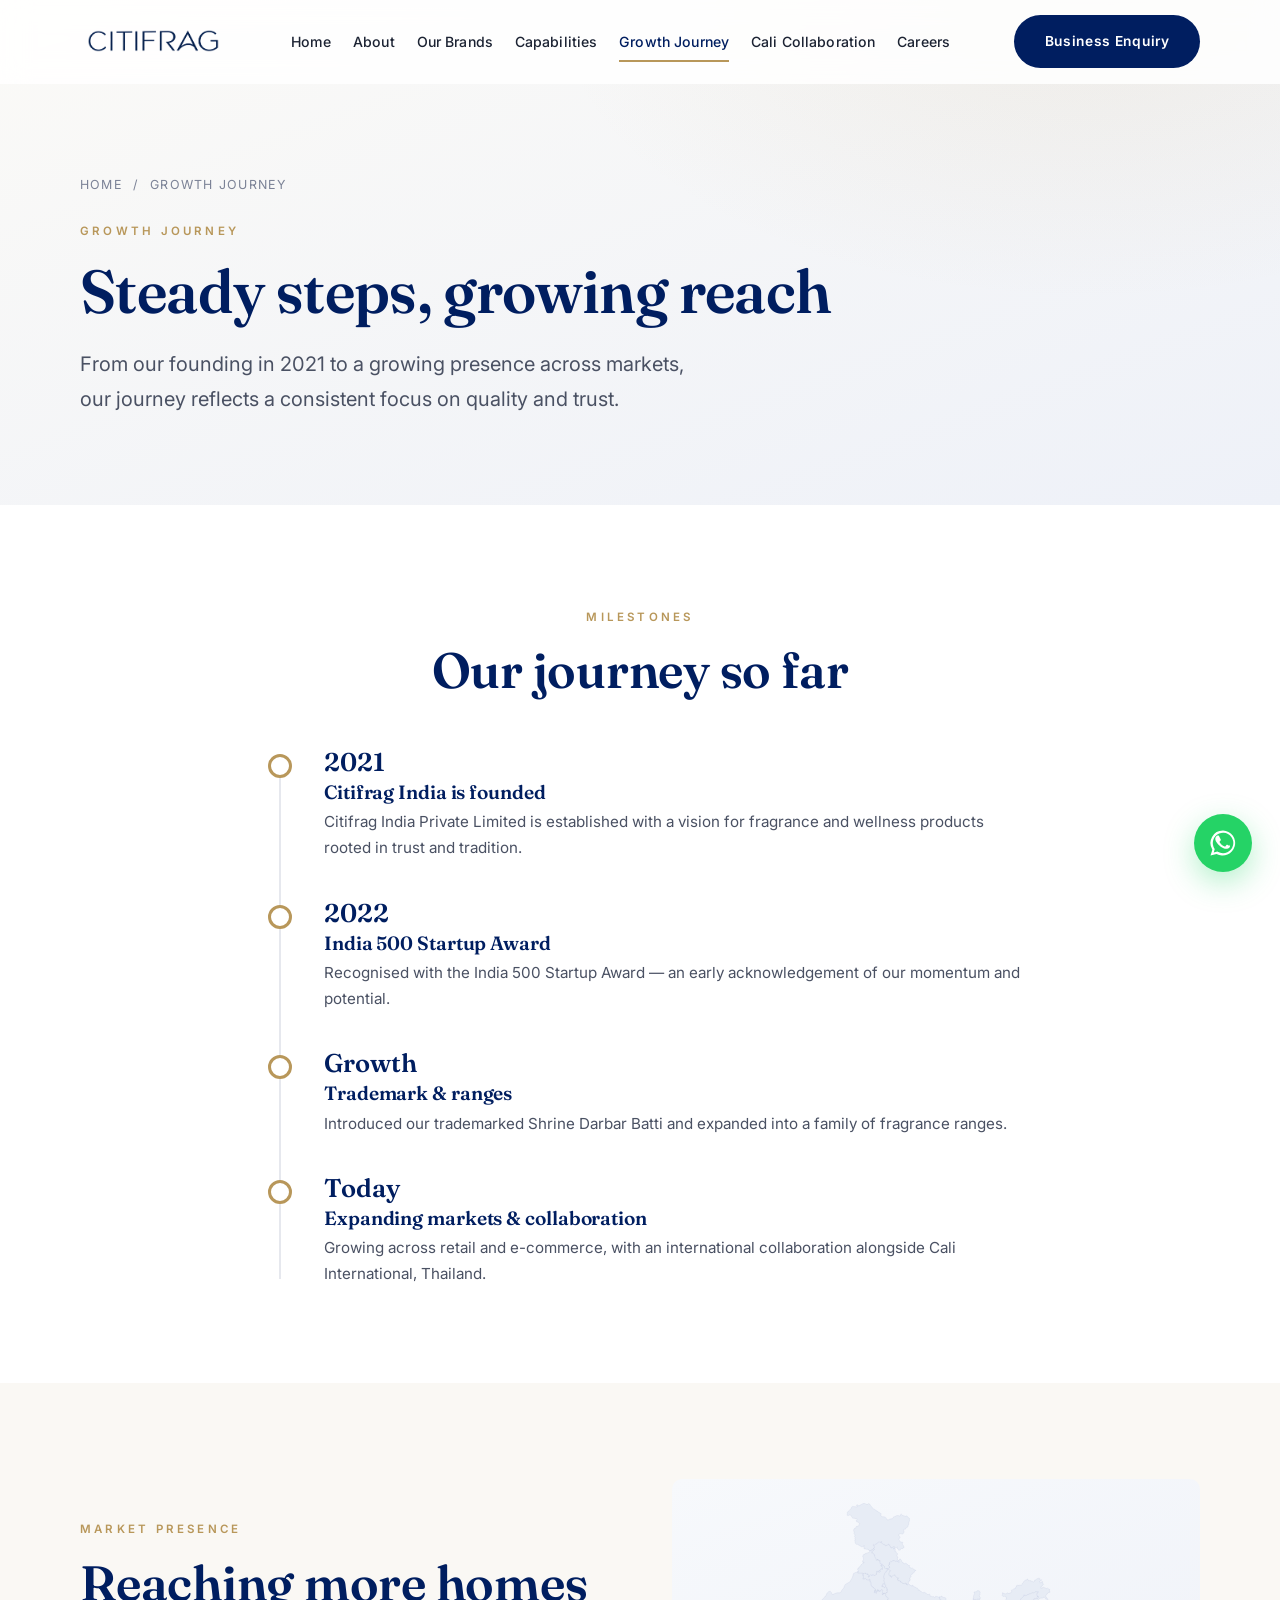
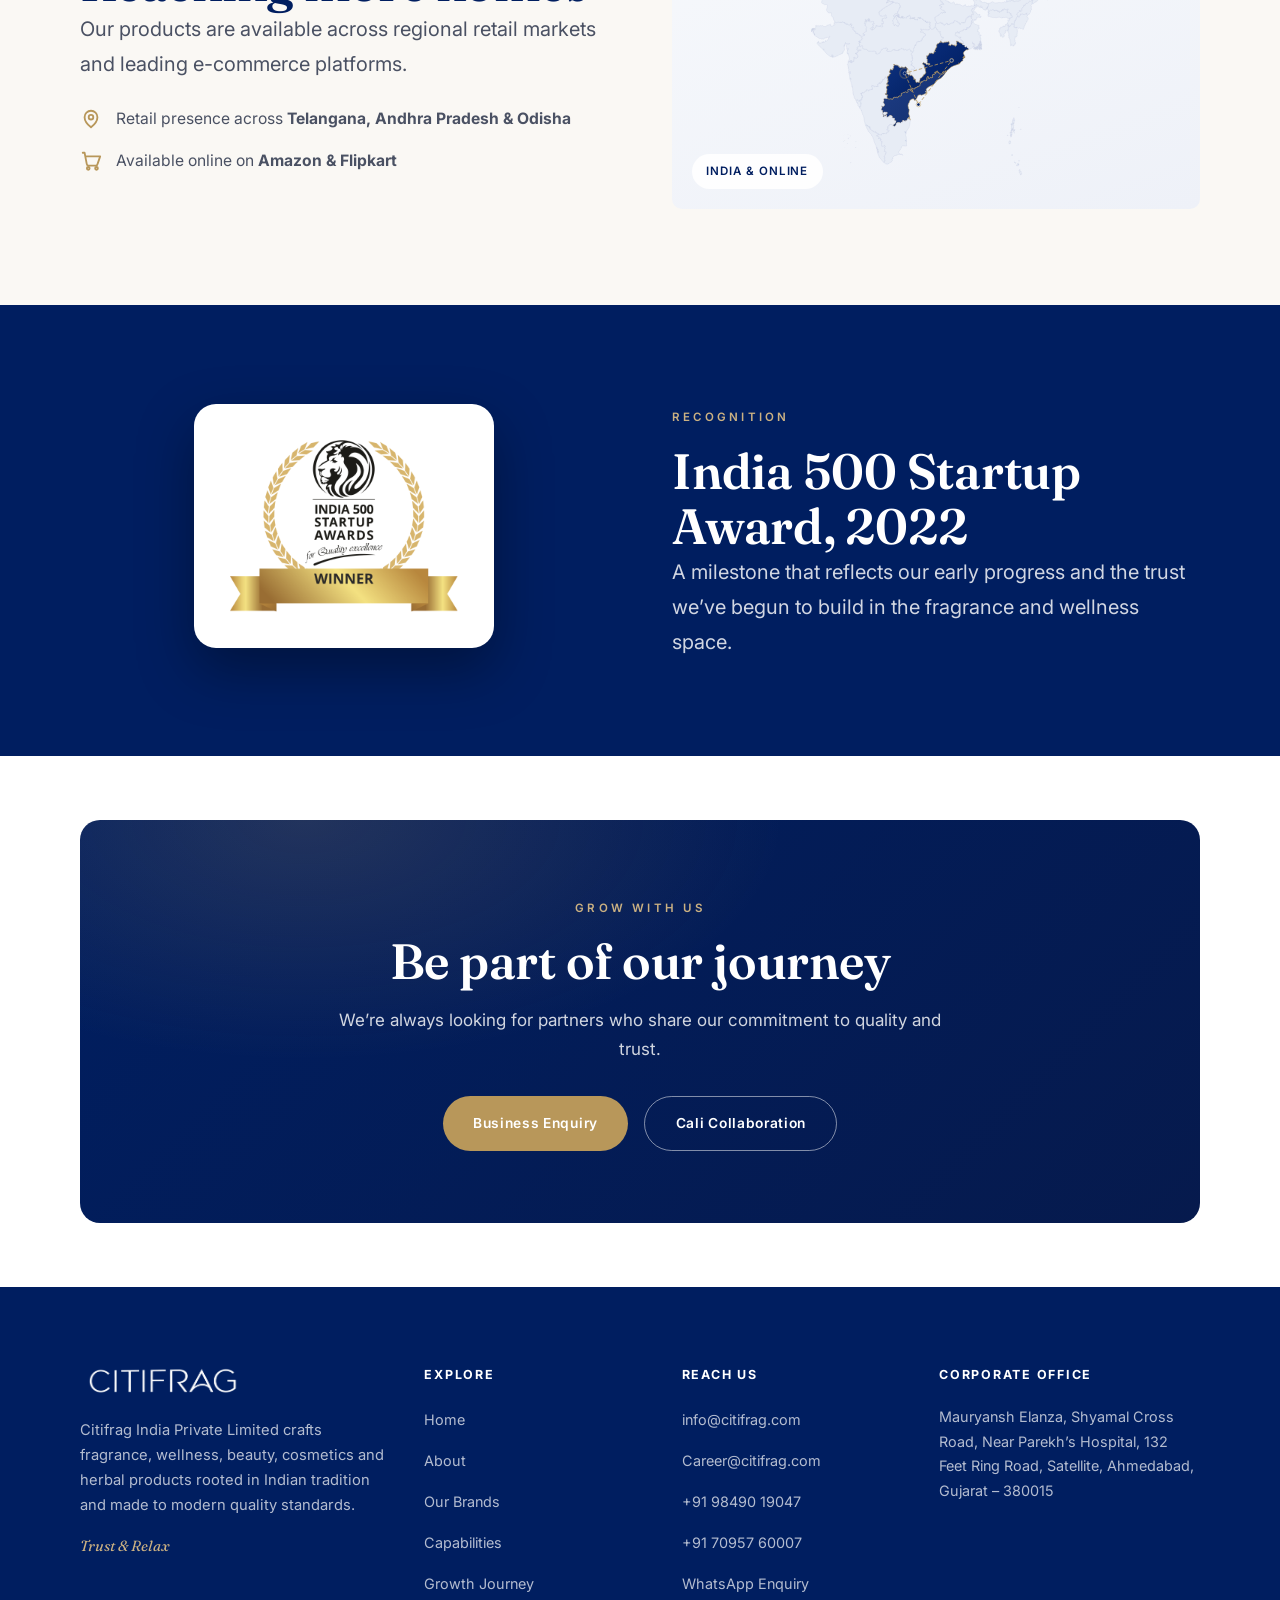
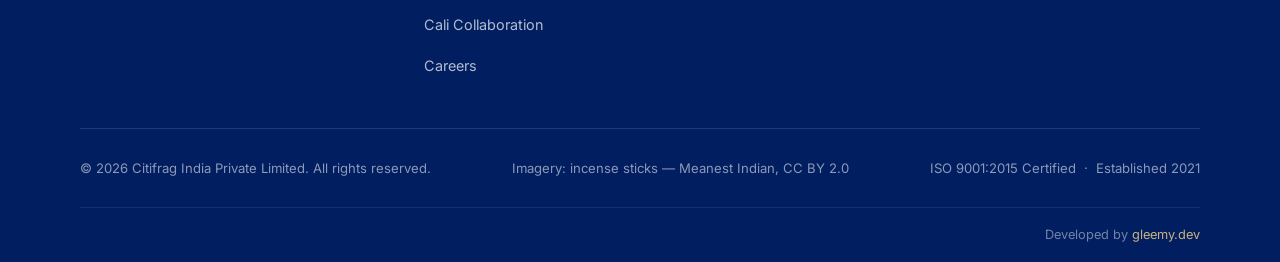
<file: growth-journey.html>
<!DOCTYPE html>
<html lang="en">
<head>
  <meta charset="UTF-8" />
  <meta name="viewport" content="width=device-width, initial-scale=1.0" />
  <title>Growth Journey | Citifrag India Private Limited</title>
  <meta name="description" content="The growth journey of Citifrag India Private Limited — from founding in 2021 to the India 500 Startup Award and expanding presence across retail and e-commerce." />
  <meta name="theme-color" content="#001E60" />
  <link rel="icon" type="image/png" href="assets/img/logo.png" />
  <meta property="og:title" content="Growth Journey | Citifrag India" />
  <meta property="og:description" content="Milestones and market presence of Citifrag India." />
  <meta property="og:type" content="website" />
  <meta property="og:image" content="assets/img/logo.png" />
  <link rel="preconnect" href="https://fonts.googleapis.com" />
  <link rel="preconnect" href="https://fonts.gstatic.com" crossorigin />
  <link href="https://fonts.googleapis.com/css2?family=Fraunces:ital,opsz,wght@0,9..144,300..600;1,9..144,300..600&family=Inter:wght@300..700&display=swap" rel="stylesheet" />
  <link rel="stylesheet" href="assets/css/styles.css" />
</head>
<body data-page="growth">
  <div id="header-root"></div>

  <main>
    <section class="page-hero">
      <div class="container">
        <div class="page-hero__inner">
          <p class="breadcrumb"><a href="index.html">Home</a> &nbsp;/&nbsp; Growth Journey</p>
          <span class="eyebrow">Growth Journey</span>
          <h1 class="display" style="font-size:clamp(2.4rem,5vw,3.8rem);">Steady steps, growing reach</h1>
          <p class="lead" style="margin-top:1.25rem;max-width:620px;">From our founding in 2021 to a growing presence across markets, our journey reflects a consistent focus on quality and trust.</p>
        </div>
      </div>
    </section>

    <!-- Timeline -->
    <section class="section">
      <div class="container">
        <div class="section-head section-head--center reveal">
          <span class="eyebrow">Milestones</span>
          <h2 class="h2">Our journey so far</h2>
          <span class="divider-line"></span>
        </div>
        <div style="max-width:760px;margin-inline:auto;">
          <div class="timeline">
            <div class="timeline-item reveal">
              <span class="timeline-item__dot"></span>
              <div class="timeline-item__year">2021</div>
              <h4>Citifrag India is founded</h4>
              <p>Citifrag India Private Limited is established with a vision for fragrance and wellness products rooted in trust and tradition.</p>
            </div>
            <div class="timeline-item reveal reveal-d1">
              <span class="timeline-item__dot"></span>
              <div class="timeline-item__year">2022</div>
              <h4>India 500 Startup Award</h4>
              <p>Recognised with the India 500 Startup Award &mdash; an early acknowledgement of our momentum and potential.</p>
            </div>
            <div class="timeline-item reveal reveal-d2">
              <span class="timeline-item__dot"></span>
              <div class="timeline-item__year">Growth</div>
              <h4>Trademark &amp; ranges</h4>
              <p>Introduced our trademarked Shrine Darbar Batti and expanded into a family of fragrance ranges.</p>
            </div>
            <div class="timeline-item reveal reveal-d3">
              <span class="timeline-item__dot"></span>
              <div class="timeline-item__year">Today</div>
              <h4>Expanding markets &amp; collaboration</h4>
              <p>Growing across retail and e-commerce, with an international collaboration alongside Cali International, Thailand.</p>
            </div>
          </div>
        </div>
      </div>
    </section>

    <!-- Market presence -->
    <section class="section section--cream">
      <div class="container">
        <div class="split">
          <div class="reveal">
            <span class="eyebrow">Market Presence</span>
            <h2 class="h2">Reaching more homes</h2>
            <span class="divider-line"></span>
            <p class="lead">Our products are available across regional retail markets and leading e-commerce platforms.</p>
            <ul class="feature-list">
              <li><svg viewBox="0 0 24 24" fill="none" stroke="currentColor" stroke-width="2"><path d="M12 21s-7-5.5-7-11a7 7 0 0114 0c0 5.5-7 11-7 11z" stroke-linejoin="round"/><circle cx="12" cy="10" r="2.5"/></svg><span>Retail presence across <strong>Telangana, Andhra Pradesh &amp; Odisha</strong></span></li>
              <li><svg viewBox="0 0 24 24" fill="none" stroke="currentColor" stroke-width="2"><path d="M3 3h2l2.4 12.4a2 2 0 002 1.6h7.7a2 2 0 002-1.6L22 7H6" stroke-linecap="round" stroke-linejoin="round"/><circle cx="9" cy="20" r="1.5"/><circle cx="18" cy="20" r="1.5"/></svg><span>Available online on <strong>Amazon &amp; Flipkart</strong></span></li>
            </ul>
          </div>
          <div class="media media--wide media--map reveal reveal-d1">
            <img src="assets/img/india-map.svg" alt="Animated map of India highlighting Citifrag's presence across Telangana, Andhra Pradesh and Odisha, connected by market links" loading="lazy" />
            <div class="media__badge">India &amp; online</div>
          </div>
        </div>
      </div>
    </section>

    <!-- Recognition -->
    <section class="section section--navy">
      <div class="container">
        <div class="split">
          <div class="reveal award-badge-wrap">
            <img src="assets/img/india-500-startup-award.png" alt="India 500 Startup Awards 2022 Winner badge — awarded to Citifrag India Private Limited for Quality Excellence" class="award-badge" loading="lazy" />
          </div>
          <div class="reveal reveal-d1">
            <span class="eyebrow eyebrow--light">Recognition</span>
            <h2 class="h2">India 500 Startup Award, 2022</h2>
            <span class="divider-line"></span>
            <p class="lead" style="color:rgba(255,255,255,0.82);">A milestone that reflects our early progress and the trust we&rsquo;ve begun to build in the fragrance and wellness space.</p>
          </div>
        </div>
      </div>
    </section>

    <!-- CTA -->
    <section class="section section--tight">
      <div class="container">
        <div class="cta-band reveal">
          <span class="eyebrow eyebrow--light">Grow With Us</span>
          <h2 class="h2">Be part of our journey</h2>
          <p>We&rsquo;re always looking for partners who share our commitment to quality and trust.</p>
          <div class="btn-row">
            <a class="btn btn--gold" href="contact.html">Business Enquiry</a>
            <a class="btn btn--light" href="cali-collaboration.html">Cali Collaboration</a>
          </div>
        </div>
      </div>
    </section>
  </main>

  <div id="footer-root"></div>
  <script src="assets/js/components.js"></script>
  <script src="assets/js/main.js"></script>
</body>
</html>
</file>
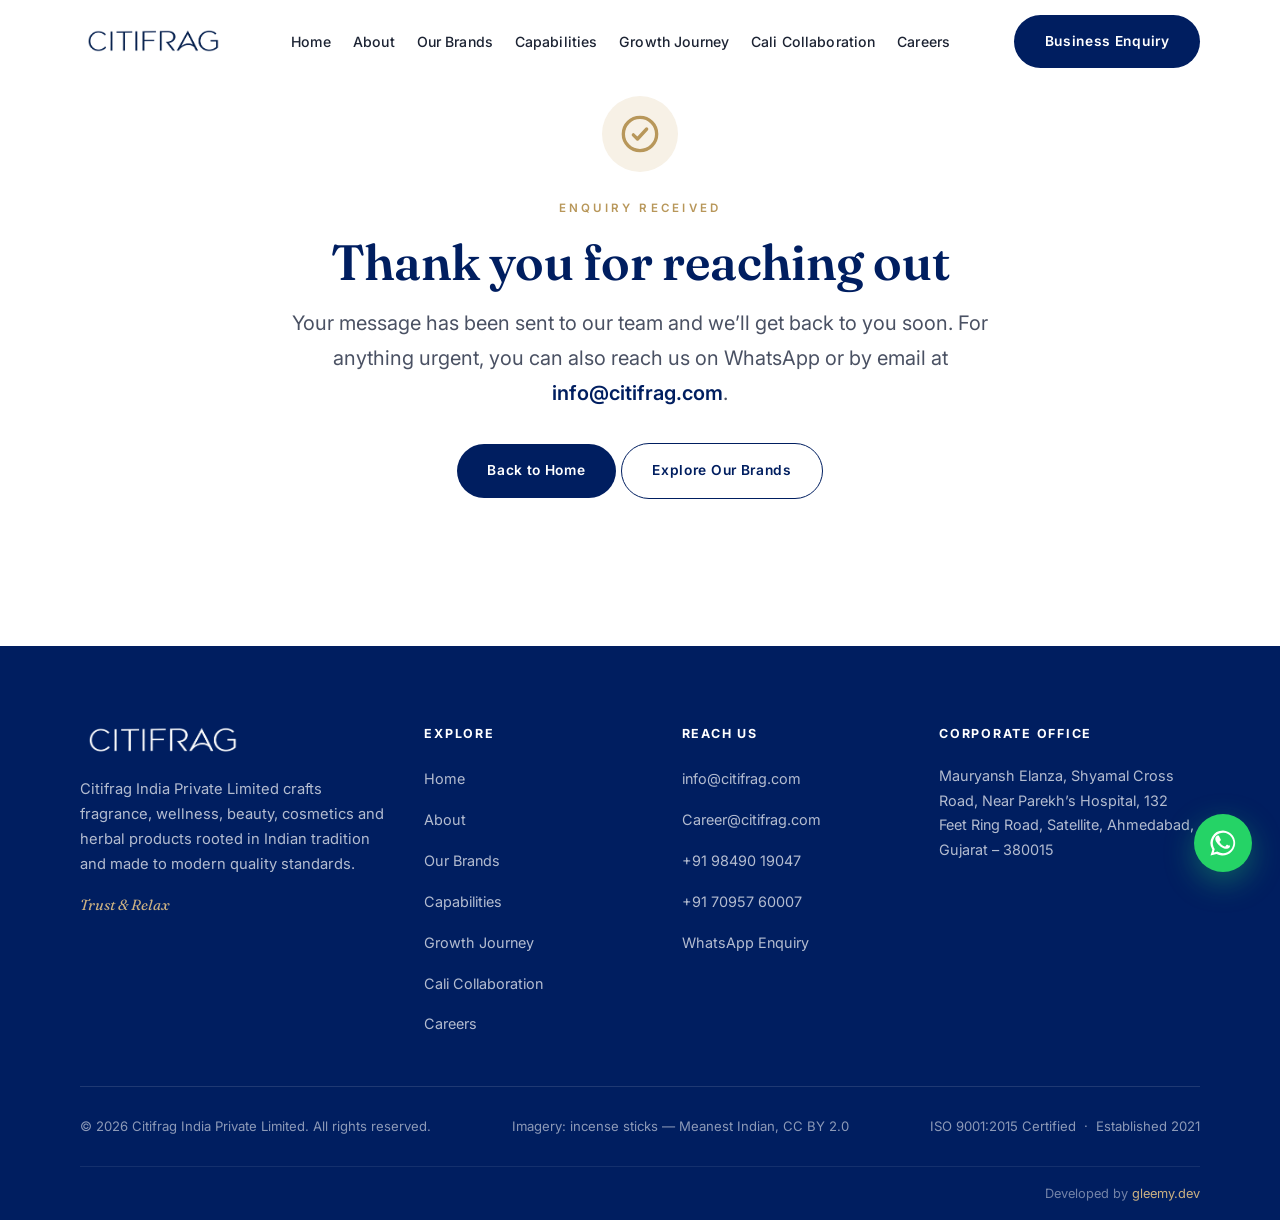
<file: thank-you.html>
<!DOCTYPE html>
<html lang="en">
<head>
  <meta charset="UTF-8" />
  <meta name="viewport" content="width=device-width, initial-scale=1.0" />
  <title>Thank You | Citifrag India Private Limited</title>
  <meta name="description" content="Thank you for contacting Citifrag India Private Limited. Your enquiry has been received and our team will be in touch soon." />
  <meta name="theme-color" content="#001E60" />
  <meta name="robots" content="noindex" />
  <link rel="icon" type="image/png" href="assets/img/logo.png" />
  <link rel="preconnect" href="https://fonts.googleapis.com" />
  <link rel="preconnect" href="https://fonts.gstatic.com" crossorigin />
  <link href="https://fonts.googleapis.com/css2?family=Fraunces:ital,opsz,wght@0,9..144,300..600;1,9..144,300..600&family=Inter:wght@300..700&display=swap" rel="stylesheet" />
  <link rel="stylesheet" href="assets/css/styles.css" />
</head>
<body data-page="contact">
  <div id="header-root"></div>

  <main>
    <section class="section" style="min-height:60vh;display:flex;align-items:center;">
      <div class="container">
        <div class="section-head section-head--center reveal" style="margin-inline:auto;">
          <div class="thankyou-check" aria-hidden="true">
            <svg viewBox="0 0 24 24" fill="none" stroke="currentColor" stroke-width="2"><circle cx="12" cy="12" r="10"/><path d="M8 12.5l2.5 2.5L16 9" stroke-linecap="round" stroke-linejoin="round"/></svg>
          </div>
          <span class="eyebrow">Enquiry Received</span>
          <h1 class="h2">Thank you for reaching out</h1>
          <span class="divider-line"></span>
          <p class="lead">Your message has been sent to our team and we&rsquo;ll get back to you soon. For anything urgent, you can also reach us on WhatsApp or by email at <a href="mailto:info@citifrag.com" style="color:var(--navy);font-weight:600;">info@citifrag.com</a>.</p>
          <div class="btn-row" style="justify-content:center;margin-top:2rem;">
            <a class="btn btn--primary" href="index.html">Back to Home</a>
            <a class="btn btn--outline" href="brands.html">Explore Our Brands</a>
          </div>
        </div>
      </div>
    </section>
  </main>

  <div id="footer-root"></div>
  <script src="assets/js/components.js"></script>
  <script src="assets/js/main.js"></script>
</body>
</html>
</file>
<file: assets/css/styles.css>
/* =============================================================
   CITIFRAG INDIA PRIVATE LIMITED
   Design System & Global Styles
   Brand primary: #001E60  |  Statement: Trust & Relax
   ============================================================= */

/* ---------- Design Tokens ---------- */
:root {
  /* Brand */
  --navy: #001E60;
  --navy-700: #0a2a72;
  --navy-600: #14357f;
  --navy-050: #eef1f8;

  /* Accent — refined champagne gold (used sparingly) */
  --gold: #b8975a;
  --gold-soft: #cbb182;
  --gold-050: #f7f1e6;

  /* Neutrals — warm, calm, premium */
  --ink: #1c2333;
  --body: #4a5163;
  --muted: #7b8296;
  --line: #e6e8ee;
  --line-soft: #eef0f5;
  --cream: #faf8f4;
  --cream-2: #f4f1ea;
  --paper: #ffffff;
  --mist: #f6f8fb;

  /* Typography */
  --font-display: "Fraunces", "Cormorant Garamond", Georgia, "Times New Roman", serif;
  --font-body: "Inter", -apple-system, BlinkMacSystemFont, "Segoe UI", Roboto, sans-serif;

  /* Spacing scale */
  --space-xs: 0.5rem;
  --space-sm: 1rem;
  --space-md: 2rem;
  --space-lg: 4rem;
  --space-xl: 6rem;
  --space-2xl: 8rem;

  /* Layout */
  --maxw: 1200px;
  --maxw-wide: 1360px;
  --radius: 4px;
  --radius-lg: 10px;
  --radius-xl: 20px;

  /* Effects */
  --shadow-sm: 0 1px 2px rgba(0, 30, 96, 0.05);
  --shadow: 0 10px 30px rgba(0, 30, 96, 0.08);
  --shadow-lg: 0 24px 60px rgba(0, 30, 96, 0.12);
  --ease: cubic-bezier(0.22, 1, 0.36, 1);
  --header-h: 84px;
}

/* ---------- Reset ---------- */
*,
*::before,
*::after { box-sizing: border-box; }

* { margin: 0; padding: 0; }

html {
  scroll-behavior: smooth;
  -webkit-text-size-adjust: 100%;
  scroll-padding-top: calc(var(--header-h) + 12px);
}

body {
  font-family: var(--font-body);
  color: var(--body);
  background: var(--paper);
  line-height: 1.7;
  font-size: 17px;
  -webkit-font-smoothing: antialiased;
  -moz-osx-font-smoothing: grayscale;
  overflow-x: hidden;
}

img { max-width: 100%; display: block; height: auto; }
a { color: inherit; text-decoration: none; }
ul { list-style: none; }
button { font-family: inherit; cursor: pointer; border: none; background: none; }

/* ---------- Typography ---------- */
h1, h2, h3, h4 {
  font-family: var(--font-display);
  font-optical-sizing: auto;
  color: var(--navy);
  font-weight: 600;
  line-height: 1.12;
  letter-spacing: -0.005em;
  /* Balance heading lines so no single word is ever stranded on its own line */
  text-wrap: balance;
}

.eyebrow {
  font-family: var(--font-body);
  font-size: 0.72rem;
  font-weight: 600;
  letter-spacing: 0.28em;
  text-transform: uppercase;
  color: var(--gold);
  display: inline-block;
  margin-bottom: 1rem;
}
.eyebrow--light { color: var(--gold-soft); }

.display {
  font-size: clamp(2.1rem, 4.6vw, 3.6rem);
  line-height: 1.14;
  letter-spacing: -0.01em;
}
.h2 { font-size: clamp(2rem, 4vw, 3.1rem); }
.h3 { font-size: clamp(1.5rem, 2.4vw, 2rem); }
.lead {
  font-size: clamp(1.05rem, 1.6vw, 1.25rem);
  color: var(--body);
  line-height: 1.75;
}

.text-navy { color: var(--navy); }
.text-gold { color: var(--gold); }

/* ---------- Layout ---------- */
.container {
  width: 100%;
  max-width: var(--maxw);
  margin-inline: auto;
  padding-inline: clamp(1.25rem, 4vw, 2.5rem);
}
.container--wide { max-width: var(--maxw-wide); }

.section { padding-block: clamp(3.5rem, 8vw, var(--space-xl)); }
.section--tight { padding-block: clamp(2.5rem, 5vw, var(--space-lg)); }
.section--cream { background: var(--cream); }
.section--mist { background: var(--mist); }
.section--navy { background: var(--navy); color: rgba(255,255,255,0.82); }
.section--navy h1,
.section--navy h2,
.section--navy h3,
.section--navy h4 { color: #fff; }

.section-head { max-width: 720px; margin-bottom: clamp(2.25rem, 4vw, 3.5rem); }
.section-head--center { margin-inline: auto; text-align: center; }
.section-head p { margin-top: 1rem; }
/* Centre width-constrained paragraphs (e.g. lead text with a max-width) within centred heads */
.section-head--center p { margin-inline: auto; }

.grid { display: grid; gap: clamp(1.25rem, 2.5vw, 2rem); }
.grid-2 { grid-template-columns: repeat(2, 1fr); }
.grid-3 { grid-template-columns: repeat(3, 1fr); }
.grid-4 { grid-template-columns: repeat(4, 1fr); }

.split {
  display: grid;
  grid-template-columns: 1fr 1fr;
  gap: clamp(2rem, 5vw, 5rem);
  align-items: center;
}

.divider-line {
  width: 56px; height: 2px;
  background: var(--gold);
  margin-block: 1.25rem;
}
.section-head--center .divider-line { margin-inline: auto; }

/* ---------- Buttons ---------- */
.btn {
  display: inline-flex;
  align-items: center;
  gap: 0.6rem;
  font-family: var(--font-body);
  font-size: 0.86rem;
  font-weight: 600;
  letter-spacing: 0.05em;
  padding: 0.95rem 1.9rem;
  border-radius: 40px;
  transition: transform 0.35s var(--ease), background 0.3s var(--ease),
    color 0.3s var(--ease), box-shadow 0.35s var(--ease);
  white-space: nowrap;
}
.btn svg { width: 16px; height: 16px; transition: transform 0.35s var(--ease); }
.btn:hover svg { transform: translateX(4px); }

.btn--primary { background: var(--navy); color: #fff; }
.btn--primary:hover { background: var(--navy-700); transform: translateY(-2px); box-shadow: var(--shadow); }

.btn--gold { background: var(--gold); color: #fff; }
.btn--gold:hover { background: var(--gold-soft); transform: translateY(-2px); box-shadow: var(--shadow); }

.btn--outline { border: 1.5px solid var(--navy); color: var(--navy); }
.btn--outline:hover { background: var(--navy); color: #fff; transform: translateY(-2px); }

.btn--light { border: 1.5px solid rgba(255,255,255,0.5); color: #fff; }
.btn--light:hover { background: #fff; color: var(--navy); border-color: #fff; transform: translateY(-2px); }

.btn--ghost { color: var(--navy); padding-inline: 0; }
.btn--ghost:hover { color: var(--gold); }

.link-arrow {
  display: inline-flex; align-items: center; gap: 0.5rem;
  font-weight: 600; font-size: 0.9rem; color: var(--navy);
  letter-spacing: 0.03em;
}
.link-arrow svg { width: 15px; transition: transform 0.35s var(--ease); }
.link-arrow:hover { color: var(--gold); }
.link-arrow:hover svg { transform: translateX(4px); }

/* ---------- Header ---------- */
.site-header {
  position: fixed;
  inset: 0 0 auto 0;
  z-index: 100;
  height: var(--header-h);
  display: flex;
  align-items: center;
  background: rgba(255, 255, 255, 0.85);
  backdrop-filter: blur(14px);
  -webkit-backdrop-filter: blur(14px);
  border-bottom: 1px solid transparent;
  transition: height 0.4s var(--ease), background 0.4s var(--ease),
    border-color 0.4s var(--ease), box-shadow 0.4s var(--ease);
}
.site-header.scrolled {
  height: 68px;
  background: rgba(255, 255, 255, 0.96);
  border-bottom-color: var(--line);
  box-shadow: var(--shadow-sm);
}
.site-header .container {
  display: flex;
  align-items: center;
  justify-content: space-between;
  width: 100%;
}
.brand { display: flex; align-items: center; }
.brand img { height: 30px; width: auto; }
.site-header.scrolled .brand img { height: 26px; }

.nav { display: flex; align-items: center; justify-content: center; gap: clamp(1.1rem, 1.7vw, 2.1rem); flex: 1; }
.nav a {
  position: relative;
  font-size: 0.88rem;
  font-weight: 500;
  color: var(--ink);
  letter-spacing: 0.01em;
  padding-block: 0.4rem;
  transition: color 0.25s var(--ease);
}
.nav a::after {
  content: "";
  position: absolute;
  left: 0; bottom: -2px;
  width: 0; height: 2px;
  background: var(--gold);
  transition: width 0.3s var(--ease);
}
.nav a:hover,
.nav a.active { color: var(--navy); }
.nav a:hover::after,
.nav a.active::after { width: 100%; }

.header-actions { display: flex; align-items: center; gap: 1rem; }

.nav-toggle {
  display: none;
  width: 44px; height: 44px;
  flex-direction: column;
  justify-content: center;
  align-items: center;
  gap: 5px;
}
.nav-toggle span {
  width: 24px; height: 2px; background: var(--navy);
  border-radius: 2px; transition: transform 0.3s var(--ease), opacity 0.3s var(--ease);
}
.nav-toggle.open span:nth-child(1) { transform: translateY(7px) rotate(45deg); }
.nav-toggle.open span:nth-child(2) { opacity: 0; }
.nav-toggle.open span:nth-child(3) { transform: translateY(-7px) rotate(-45deg); }

/* ---------- Mobile Nav ---------- */
.mobile-nav {
  position: fixed;
  inset: 0;
  z-index: 99;
  background: var(--navy);
  color: #fff;
  padding: calc(var(--header-h) + 2rem) clamp(1.5rem, 6vw, 3rem) 3rem;
  transform: translateX(100%);
  transition: transform 0.5s var(--ease);
  display: flex;
  flex-direction: column;
  overflow-y: auto;
}
.mobile-nav.open { transform: translateX(0); }
.mobile-nav a {
  font-family: var(--font-display);
  font-size: 1.9rem;
  color: #fff;
  padding-block: 0.85rem;
  border-bottom: 1px solid rgba(255,255,255,0.12);
}
.mobile-nav a.active { color: var(--gold-soft); }
.mobile-nav .btn { margin-top: 2rem; align-self: flex-start; }
.mobile-nav .m-contact { margin-top: auto; padding-top: 2rem; font-size: 0.9rem; color: rgba(255,255,255,0.7); }
.mobile-nav .m-contact a { font-family: var(--font-body); font-size: 0.95rem; border: none; padding: 0.15rem 0; display: inline; }

body.nav-open { overflow: hidden; }

/* ---------- Hero ---------- */
.hero {
  position: relative;
  min-height: 92vh;
  display: flex;
  align-items: center;
  padding-top: var(--header-h);
  background:
    radial-gradient(1200px 600px at 78% 20%, rgba(184,151,90,0.10), transparent 60%),
    linear-gradient(160deg, #fbfaf7 0%, #f2f0ea 55%, #eaeef6 100%);
  overflow: hidden;
}
/* Flowing gold silk ribbons that float across the hero background */
.hero__flow {
  position: absolute;
  inset: 0;
  z-index: 1;
  pointer-events: none;
  overflow: hidden;
}
.hero__flow svg { width: 100%; height: 100%; display: block; }
/* Sparkle dust — deliberately kept to the right half / lower band so it
   frames the trophy and never competes with the headline or copy.
   Two layers twinkle on different timings for a richer, professional shimmer. */
.hero__flow::after,
.hero__flow::before {
  content: "";
  position: absolute;
  inset: 0;
}
/* Layer 1 — larger, slower glints around the trophy */
.hero__flow::after {
  background-image:
    radial-gradient(2.5px 2.5px at 70% 14%, rgba(255, 244, 208, 0.95), transparent 62%),
    radial-gradient(2px 2px   at 58% 24%, rgba(255, 240, 200, 0.8),  transparent 62%),
    radial-gradient(3px 3px   at 82% 28%, rgba(255, 246, 214, 0.95), transparent 62%),
    radial-gradient(2px 2px   at 94% 34%, rgba(255, 238, 190, 0.8),  transparent 62%),
    radial-gradient(2.5px 2.5px at 90% 48%, rgba(255, 242, 204, 0.9), transparent 62%),
    radial-gradient(2px 2px   at 76% 52%, rgba(255, 240, 200, 0.78), transparent 62%),
    radial-gradient(2.5px 2.5px at 64% 62%, rgba(255, 244, 208, 0.85), transparent 62%),
    radial-gradient(2px 2px   at 88% 66%, rgba(255, 238, 190, 0.8),  transparent 62%),
    radial-gradient(3px 3px   at 72% 78%, rgba(255, 246, 214, 0.9),  transparent 62%),
    radial-gradient(2px 2px   at 56% 86%, rgba(255, 240, 200, 0.72), transparent 62%);
  animation: heroSparkle 5s ease-in-out infinite alternate;
}
/* Layer 2 — finer, offset twinkle for depth */
.hero__flow::before {
  background-image:
    radial-gradient(1.5px 1.5px at 62% 34%, rgba(255, 246, 214, 0.85), transparent 62%),
    radial-gradient(1.5px 1.5px at 78% 40%, rgba(255, 240, 200, 0.8),  transparent 62%),
    radial-gradient(2px 2px     at 86% 56%, rgba(255, 244, 208, 0.85), transparent 62%),
    radial-gradient(1.5px 1.5px at 68% 70%, rgba(255, 238, 190, 0.78), transparent 62%),
    radial-gradient(2px 2px     at 92% 22%, rgba(255, 246, 214, 0.85), transparent 62%),
    radial-gradient(1.5px 1.5px at 60% 50%, rgba(255, 240, 200, 0.75), transparent 62%),
    radial-gradient(2px 2px     at 82% 74%, rgba(255, 244, 208, 0.8),  transparent 62%),
    radial-gradient(1.5px 1.5px at 54% 68%, rgba(255, 240, 200, 0.72), transparent 62%);
  animation: heroSparkle 7s ease-in-out 1.2s infinite alternate;
}
.hero__ribbon { transform-origin: center; }
.hero__ribbon--1 { animation: heroFlow1 14s ease-in-out infinite alternate; }
.hero__ribbon--2 { animation: heroFlow2 18s ease-in-out infinite alternate; }
@keyframes heroFlow1 {
  0%   { transform: translate3d(0, 0, 0) scaleY(1); }
  100% { transform: translate3d(-2.5%, -1.5%, 0) scaleY(1.04); }
}
@keyframes heroFlow2 {
  0%   { transform: translate3d(0, 0, 0) scaleY(1); }
  100% { transform: translate3d(2.5%, 1.2%, 0) scaleY(0.97); }
}
@keyframes heroSparkle {
  0%   { opacity: 0.3; }
  50%  { opacity: 0.85; }
  100% { opacity: 1; }
}
@media (prefers-reduced-motion: reduce) {
  .hero__ribbon, .hero__flow::after, .hero__flow::before { animation: none; }
}
.hero__grid {
  position: relative;
  z-index: 2;
  display: grid;
  grid-template-columns: 1.35fr 0.65fr;
  gap: clamp(2rem, 5vw, 4rem);
  align-items: center;
  width: 100%;
}
.hero__inner { max-width: 700px; padding-block: 4rem; }
.hero__inner .display {
  color: var(--navy);
  /* Slightly smaller than the global display so each line fits without stranding a word */
  font-size: clamp(2rem, 3.9vw, 3.2rem);
  text-wrap: balance;
}
.hero__statement {
  font-family: var(--font-display);
  font-style: italic;
  font-size: clamp(1.3rem, 2.2vw, 1.7rem);
  color: var(--gold);
  margin-bottom: 1.5rem;
}
.hero__lead { max-width: 560px; margin-top: 1.5rem; text-wrap: pretty; }
.hero__cta { margin-top: 2.5rem; display: flex; flex-wrap: wrap; gap: 1rem; }

.hero__visual {
  position: relative;
  /* Keep the image compact and anchored to the right edge of its column */
  width: 100%;
  max-width: 360px;
  margin-left: auto;
}
/* Decorative stroke circle removed per request */
.hero__visual::before { display: none; }
.hero__visual-frame {
  position: relative;
  border-radius: var(--radius-xl);
  overflow: hidden;
  box-shadow: var(--shadow-lg);
  aspect-ratio: 4/5;
}
.hero__visual-frame img { width: 100%; height: 100%; object-fit: cover; }
.hero__visual-badge {
  position: absolute;
  left: clamp(-1rem, -1.5vw, -1.5rem);
  bottom: 1.75rem;
  background: rgba(255,255,255,0.96);
  backdrop-filter: blur(6px);
  border-radius: 14px;
  padding: 0.95rem 1.35rem;
  box-shadow: var(--shadow);
  display: flex; flex-direction: column;
  border-left: 3px solid var(--gold);
}
.hero__visual-badge strong { color: var(--navy); font-size: 0.98rem; font-weight: 600; }
.hero__visual-badge span { color: var(--muted); font-size: 0.78rem; letter-spacing: 0.03em; }

/* ---------- Page hero (inner pages) ---------- */
.page-hero {
  padding-top: calc(var(--header-h) + clamp(3rem, 7vw, 6rem));
  padding-bottom: clamp(3rem, 7vw, 5.5rem);
  background:
    radial-gradient(900px 500px at 85% 0%, rgba(184,151,90,0.10), transparent 60%),
    linear-gradient(160deg, #fbfaf7, #eef1f8);
  position: relative;
}
.page-hero__inner { max-width: 760px; }
.breadcrumb {
  font-size: 0.78rem;
  letter-spacing: 0.1em;
  text-transform: uppercase;
  color: var(--muted);
  margin-bottom: 1.25rem;
}
.breadcrumb a:hover { color: var(--gold); }

/* ---------- Trust strip ---------- */
.trust-strip {
  background: var(--navy);
  color: rgba(255,255,255,0.85);
  padding-block: 1.5rem;
}
.trust-strip .container { overflow: hidden; }
.trust-marquee { display: flex; }
.trust-group {
  flex: 1 0 100%;
  display: flex;
  align-items: center;
  justify-content: space-between;
  gap: 1.5rem 2rem;
}
/* Desktop: show one static, spaced row; the clone is only for the mobile loop */
.trust-group[aria-hidden="true"] { display: none; }
.trust-item {
  display: flex; align-items: center; gap: 0.7rem;
  font-size: 0.82rem; letter-spacing: 0.05em;
}
.trust-item svg { width: 20px; height: 20px; color: var(--gold-soft); flex-shrink: 0; }
.trust-item strong { color: #fff; font-weight: 600; }

/* On mobile, the trust strip becomes an infinite right-to-left auto-scroll marquee */
@media (max-width: 860px) {
  .trust-strip .container { padding-inline: 0; overflow: hidden; }
  .trust-marquee {
    width: max-content;
    animation: trust-marquee 22s linear infinite;
  }
  .trust-group {
    flex: 0 0 auto;
    justify-content: flex-start;
    gap: 2rem;
    padding-right: 2rem;
  }
  .trust-group[aria-hidden="true"] { display: flex; }
  .trust-item { flex: 0 0 auto; white-space: nowrap; }
}
/* Two identical groups; shifting by exactly one group (-50%) loops seamlessly */
@keyframes trust-marquee {
  from { transform: translateX(0); }
  to { transform: translateX(-50%); }
}
@media (prefers-reduced-motion: reduce) {
  .trust-marquee { animation: none; }
}

/* ---------- Cards ---------- */
.card {
  background: var(--paper);
  border: 1px solid var(--line);
  border-radius: var(--radius-lg);
  padding: clamp(1.5rem, 3vw, 2.25rem);
  transition: transform 0.4s var(--ease), box-shadow 0.4s var(--ease), border-color 0.4s var(--ease);
  height: 100%;
}
.card:hover { transform: translateY(-6px); box-shadow: var(--shadow); border-color: transparent; }
.card__icon {
  width: 54px; height: 54px;
  display: grid; place-items: center;
  border-radius: 12px;
  background: var(--navy-050);
  color: var(--navy);
  margin-bottom: 1.25rem;
}
.card__icon svg { width: 26px; height: 26px; }
.card h3 { font-size: 1.4rem; margin-bottom: 0.6rem; }
.card p { font-size: 0.96rem; }

.card--value .card__icon { background: var(--gold-050); color: var(--gold); }

/* Feature list */
.feature-list { display: grid; gap: 1rem; margin-top: 1.5rem; }
.feature-list li {
  display: flex; gap: 0.85rem; align-items: flex-start;
  font-size: 0.98rem; color: var(--body);
}
.feature-list svg { width: 22px; height: 22px; color: var(--gold); flex-shrink: 0; margin-top: 2px; }

/* Stats */
.stat-row { display: grid; grid-template-columns: repeat(4,1fr); gap: 1.5rem; }
.stat { text-align: center; }
.stat__num {
  font-family: var(--font-display);
  font-size: clamp(2.4rem, 4vw, 3.4rem);
  color: var(--navy);
  line-height: 1;
  font-weight: 600;
}
.section--navy .stat__num { color: #fff; }
.stat__num span { color: var(--gold); }
/* Text-based stat (e.g. a name) — same size as other stats, kept on one line */
.stat__num--name { white-space: nowrap; }
.stat__label {
  font-size: 0.8rem; letter-spacing: 0.08em; text-transform: uppercase;
  color: var(--muted); margin-top: 0.65rem;
}
.section--navy .stat__label { color: rgba(255,255,255,0.6); }

/* Media / image blocks */
.media {
  border-radius: var(--radius-lg);
  overflow: hidden;
  position: relative;
  background: linear-gradient(150deg, var(--navy-050), var(--cream-2));
  aspect-ratio: 4/3;
}
.media--tall { aspect-ratio: 3/4; }
.media--wide { aspect-ratio: 16/10; }
.media__ph {
  position: absolute; inset: 0;
  display: flex; flex-direction: column;
  align-items: center; justify-content: center;
  gap: 0.75rem; text-align: center; padding: 1.5rem;
  color: var(--navy);
}
.media__ph svg { width: 46px; height: 46px; opacity: 0.35; }
.media__ph span {
  font-size: 0.72rem; letter-spacing: 0.14em; text-transform: uppercase;
  color: var(--muted);
}
.media__badge {
  position: absolute; left: 1.25rem; bottom: 1.25rem;
  background: rgba(255,255,255,0.92);
  color: var(--navy);
  font-size: 0.72rem; font-weight: 600; letter-spacing: 0.08em;
  text-transform: uppercase;
  padding: 0.5rem 0.9rem; border-radius: 40px;
}

/* Pillars / philosophy */
.philosophy-grid { display: grid; grid-template-columns: repeat(3,1fr); gap: 1.5rem; }
.pillar {
  padding: 2rem 1.75rem;
  border-left: 2px solid var(--gold);
  background: var(--paper);
}
.pillar__k {
  font-family: var(--font-display);
  font-size: 2.4rem; color: var(--navy-050);
  line-height: 1;
}
.section--cream .pillar { background: transparent; }

/* Product ranges pills */
.range-pills { display: flex; flex-wrap: wrap; gap: 0.75rem; margin-top: 1.5rem; }
.range-pill {
  border: 1px solid var(--line);
  background: var(--paper);
  border-radius: 40px;
  padding: 0.6rem 1.25rem;
  font-size: 0.9rem;
  font-weight: 500;
  color: var(--navy);
  transition: all 0.3s var(--ease);
}
.range-pill:hover { border-color: var(--gold); background: var(--gold-050); }

/* Process steps */
.process { counter-reset: step; display: grid; gap: 1.25rem; }
.process-step {
  display: grid;
  grid-template-columns: auto 1fr;
  gap: 1.5rem;
  padding: 1.75rem;
  background: var(--paper);
  border: 1px solid var(--line);
  border-radius: var(--radius-lg);
  align-items: start;
  transition: box-shadow 0.35s var(--ease), transform 0.35s var(--ease);
}
.process-step:hover { box-shadow: var(--shadow); transform: translateY(-3px); }
.process-step__n {
  counter-increment: step;
  font-family: var(--font-display);
  font-size: 1.4rem;
  font-weight: 600;
  width: 52px; height: 52px;
  display: grid; place-items: center;
  border-radius: 50%;
  background: var(--navy);
  color: #fff;
}
.process-step__n::before { content: counter(step, decimal-leading-zero); }
.process-step h4 { font-size: 1.25rem; margin-bottom: 0.3rem; }
.process-step p { font-size: 0.94rem; }

/* Timeline */
.timeline { position: relative; margin-top: 2rem; }
.timeline::before {
  content: ""; position: absolute; left: 19px; top: 8px; bottom: 8px;
  width: 2px; background: var(--line);
}
.timeline-item {
  position: relative;
  padding-left: 64px;
  padding-bottom: 2.5rem;
}
.timeline-item:last-child { padding-bottom: 0; }
.timeline-item__dot {
  position: absolute; left: 8px; top: 4px;
  width: 24px; height: 24px; border-radius: 50%;
  background: #fff; border: 3px solid var(--gold);
  z-index: 1;
}
.timeline-item__year {
  font-family: var(--font-display);
  font-size: 1.6rem; color: var(--navy); font-weight: 600;
  line-height: 1; margin-bottom: 0.4rem;
}
.timeline-item h4 { font-size: 1.2rem; margin-bottom: 0.35rem; }
.timeline-item p { font-size: 0.95rem; }

/* Accordion */
.accordion { border-top: 1px solid var(--line); }
.accordion-item { border-bottom: 1px solid var(--line); }
.accordion-trigger {
  width: 100%;
  display: flex; align-items: center; justify-content: space-between;
  gap: 1.5rem;
  padding: 1.4rem 0;
  text-align: left;
  font-family: var(--font-display);
  font-size: 1.3rem;
  color: var(--navy);
  font-weight: 600;
}
.accordion-trigger .plus {
  position: relative; width: 20px; height: 20px; flex-shrink: 0;
}
.accordion-trigger .plus::before,
.accordion-trigger .plus::after {
  content: ""; position: absolute; background: var(--gold);
  transition: transform 0.3s var(--ease), opacity 0.3s var(--ease);
}
.accordion-trigger .plus::before { left: 0; top: 9px; width: 20px; height: 2px; }
.accordion-trigger .plus::after { left: 9px; top: 0; width: 2px; height: 20px; }
.accordion-item.open .plus::after { transform: rotate(90deg); opacity: 0; }
.accordion-panel {
  overflow: hidden;
  max-height: 0;
  transition: max-height 0.4s var(--ease);
}
.accordion-panel__inner { padding-bottom: 1.5rem; color: var(--body); font-size: 0.98rem; }

/* Collection / product grid */
.collection-card {
  background: var(--paper);
  border: 1px solid var(--line);
  border-radius: var(--radius-lg);
  overflow: hidden;
  transition: transform 0.4s var(--ease), box-shadow 0.4s var(--ease);
  height: 100%;
  display: flex; flex-direction: column;
}
.collection-card:hover { transform: translateY(-6px); box-shadow: var(--shadow); }
.collection-card__media {
  aspect-ratio: 4/3;
  background: linear-gradient(150deg, var(--gold-050), var(--navy-050));
  display: grid; place-items: center;
  color: var(--navy);
}
.collection-card__media svg { width: 44px; height: 44px; opacity: 0.4; }
.collection-card__body { padding: 1.5rem; flex: 1; display: flex; flex-direction: column; }
.collection-card__body h4 { font-size: 1.25rem; margin-bottom: 0.4rem; }
.collection-card__body p { font-size: 0.92rem; }
.tag {
  display: inline-block;
  font-size: 0.68rem; font-weight: 600; letter-spacing: 0.1em;
  text-transform: uppercase; color: var(--gold);
  margin-bottom: 0.75rem;
}

/* CTA band */
.cta-band {
  background:
    radial-gradient(800px 400px at 20% 0%, rgba(184,151,90,0.18), transparent 60%),
    linear-gradient(135deg, var(--navy) 0%, #061a4d 100%);
  color: #fff;
  border-radius: var(--radius-xl);
  padding: clamp(2.5rem, 6vw, 4.5rem);
  text-align: center;
  position: relative;
  overflow: hidden;
}
.cta-band h2 { color: #fff; }
.cta-band p { color: rgba(255,255,255,0.82); max-width: 620px; margin: 1rem auto 2rem; }
.cta-band .btn-row { display: flex; gap: 1rem; justify-content: center; flex-wrap: wrap; }

/* Contact */
.contact-grid { display: grid; grid-template-columns: 1fr 1fr; gap: clamp(2rem,4vw,3.5rem); }
.contact-block { margin-bottom: 2rem; }
.contact-block h4 {
  font-family: var(--font-body);
  font-size: 0.78rem; font-weight: 700; letter-spacing: 0.14em;
  text-transform: uppercase; color: var(--gold);
  margin-bottom: 0.6rem;
}
.contact-block p { font-size: 0.98rem; color: var(--body); }
.contact-block a:hover { color: var(--navy); }

.contact-form { display: grid; gap: 1.1rem; }
.form-row { display: grid; grid-template-columns: 1fr 1fr; gap: 1.1rem; }
.field { display: flex; flex-direction: column; gap: 0.4rem; }
.field label { font-size: 0.82rem; font-weight: 600; color: var(--ink); letter-spacing: 0.02em; }
.field input,
.field select,
.field textarea {
  font-family: inherit;
  font-size: 0.95rem;
  padding: 0.85rem 1rem;
  border: 1px solid var(--line);
  border-radius: var(--radius);
  background: var(--paper);
  color: var(--ink);
  transition: border-color 0.25s var(--ease), box-shadow 0.25s var(--ease);
}
.field input:focus,
.field select:focus,
.field textarea:focus {
  outline: none;
  border-color: var(--navy);
  box-shadow: 0 0 0 3px rgba(0,30,96,0.08);
}
.field textarea { resize: vertical; min-height: 120px; }
.form-note { font-size: 0.82rem; color: var(--muted); }
.form-success {
  display: none;
  background: var(--gold-050);
  border: 1px solid var(--gold-soft);
  color: var(--navy);
  padding: 1rem 1.25rem;
  border-radius: var(--radius);
  font-size: 0.92rem;
}
.form-success.show { display: block; }
.form-error {
  display: none;
  background: #fdecec;
  border: 1px solid #f0b4b4;
  color: #8a1f1f;
  padding: 1rem 1.25rem;
  border-radius: var(--radius);
  font-size: 0.92rem;
}
.form-error.show { display: block; }
.form-error a { color: #8a1f1f; font-weight: 600; text-decoration: underline; }

/* Map frame placeholder */
.map-embed {
  width: 100%; aspect-ratio: 16/7;
  border: 0; border-radius: var(--radius-lg);
  filter: grayscale(0.2);
}

/* ---------- Footer ---------- */
.site-footer {
  background: var(--navy);
  color: rgba(255,255,255,0.7);
  padding-top: clamp(3rem, 6vw, 5rem);
}
.footer-top { display: grid; grid-template-columns: 1.4fr 1fr 1fr 1.2fr; gap: 2.5rem; padding-bottom: 3rem; }
.footer-brand img { height: 34px; margin-bottom: 1.25rem; filter: brightness(0) invert(1); }
.footer-brand p { font-size: 0.92rem; max-width: 320px; }
.footer-statement { font-family: var(--font-display); font-style: italic; color: var(--gold-soft); font-size: 1.15rem; margin-top: 1rem; }
.footer-col h5 {
  font-family: var(--font-body);
  color: #fff; font-size: 0.78rem; font-weight: 700;
  letter-spacing: 0.14em; text-transform: uppercase;
  margin-bottom: 1.25rem;
}
.footer-col ul { display: grid; gap: 0.75rem; }
.footer-col a, .footer-col p { font-size: 0.9rem; color: rgba(255,255,255,0.7); transition: color 0.25s var(--ease); }
.footer-col a:hover { color: var(--gold-soft); }
.footer-bottom {
  border-top: 1px solid rgba(255,255,255,0.12);
  padding-block: 1.75rem;
  display: flex; flex-wrap: wrap; gap: 0.75rem 1.5rem;
  justify-content: space-between; align-items: center;
  font-size: 0.82rem; color: rgba(255,255,255,0.55);
}
.footer-bottom a:hover { color: var(--gold-soft); }

.footer-credit {
  padding-block: 1rem;
  border-top: 1px solid rgba(255,255,255,0.08);
  text-align: right;
  font-size: 0.8rem;
  color: rgba(255,255,255,0.45);
}
.footer-credit a { color: var(--gold-soft); }
.footer-credit a:hover { color: #fff; }

/* ---------- Floating WhatsApp ---------- */
.wa-float {
  position: fixed;
  right: clamp(1rem, 3vw, 1.75rem);
  bottom: clamp(1rem, 3vw, 1.75rem);
  z-index: 90;
  display: flex; align-items: center; gap: 0;
  background: #25D366;
  color: #fff;
  border-radius: 40px;
  padding: 0;
  width: 58px; height: 58px;
  overflow: hidden;
  box-shadow: 0 10px 30px rgba(37,211,102,0.35);
  transition: width 0.45s var(--ease), box-shadow 0.35s var(--ease), transform 0.35s var(--ease);
}
.wa-float__icon { width: 58px; height: 58px; flex-shrink: 0; display: grid; place-items: center; }
.wa-float__icon svg { width: 30px; height: 30px; }
.wa-float__label { white-space: nowrap; font-size: 0.9rem; font-weight: 600; padding-right: 1.4rem; opacity: 0; transition: opacity 0.3s var(--ease); }
.wa-float:hover { width: 200px; transform: translateY(-2px); }
.wa-float:hover .wa-float__label { opacity: 1; }
@media (max-width: 640px) {
  .wa-float:hover { width: 58px; }
  .wa-float:hover .wa-float__label { opacity: 0; }
}

/* ---------- Scroll reveal ---------- */
.reveal { opacity: 0; transform: translateY(28px); transition: opacity 0.8s var(--ease), transform 0.8s var(--ease); }
.reveal.in { opacity: 1; transform: none; }
.reveal-d1 { transition-delay: 0.08s; }
.reveal-d2 { transition-delay: 0.16s; }
.reveal-d3 { transition-delay: 0.24s; }
@media (prefers-reduced-motion: reduce) {
  .reveal { opacity: 1; transform: none; transition: none; }
  html { scroll-behavior: auto; }
}

/* ---------- Utilities ---------- */
.text-center { text-align: center; }
.mt-0 { margin-top: 0; }
.mt-1 { margin-top: 1rem; }
.mt-2 { margin-top: 2rem; }
.mb-0 { margin-bottom: 0; }
.maxw-sm { max-width: 560px; }
.flex-btns { display: flex; flex-wrap: wrap; gap: 1rem; }
.badge-iso {
  display: inline-flex; align-items: center; gap: 0.5rem;
  background: var(--navy-050); color: var(--navy);
  font-size: 0.78rem; font-weight: 600; letter-spacing: 0.05em;
  padding: 0.5rem 1rem; border-radius: 40px;
}
.badge-iso svg { width: 16px; height: 16px; color: var(--gold); }

/* ---------- Responsive ---------- */
@media (max-width: 980px) {
  .footer-top { grid-template-columns: 1fr 1fr; gap: 2rem; }
  .grid-4 { grid-template-columns: repeat(2, 1fr); }
  .stat-row { grid-template-columns: repeat(2,1fr); gap: 2rem; }
}
@media (max-width: 860px) {
  :root { --header-h: 68px; }
  .nav, .header-actions .btn { display: none; }
  .nav-toggle { display: flex; }
  .split { grid-template-columns: 1fr; }
  .split .media { order: -1; }
  .grid-2, .grid-3, .philosophy-grid { grid-template-columns: 1fr; }
  .contact-grid { grid-template-columns: 1fr; }
  .hero { min-height: auto; padding-bottom: 1.25rem; }
  .hero__grid { grid-template-columns: 1fr; gap: 1.5rem; }
  .hero__inner { padding-block: 1.5rem 0; max-width: none; }
  .hero__visual { max-width: 380px; margin: 0 auto; width: 100%; }
  .hero__visual-frame { aspect-ratio: 4/5; }
  .hero__visual::before { display: none; }
  .hero__visual-badge { left: 1rem; }
}
@media (max-width: 560px) {
  body { font-size: 16px; }
  .grid-4 { grid-template-columns: 1fr; }
  .stat-row { grid-template-columns: repeat(2,1fr); gap: 1.75rem 1rem; }
  .stat__num { font-size: clamp(1.75rem, 9vw, 2.4rem); }
  .stat__num--name { white-space: normal; }
  .footer-top { grid-template-columns: 1fr; }
  .form-row { grid-template-columns: 1fr; }
  .process-step { grid-template-columns: 1fr; gap: 1rem; }
}

/* --- Cali collaboration: real product posters --- */
.media img { width: 100%; height: 100%; display: block; }
.media--poster { aspect-ratio: 3/4; background: #f6f1e8; }
.media--poster img { object-fit: contain; }

.collection-card__media img { width: 100%; height: 100%; object-fit: cover; display: block; }
.collection-card--poster .collection-card__media {
  aspect-ratio: 3/4;
  background: #f6f1e8;
  padding: 0;
}
.collection-card--poster .collection-card__media img { object-fit: contain; }
.collection-card__body h4 span {
  display: block;
  font-size: 0.72rem;
  font-weight: 500;
  letter-spacing: 0.06em;
  text-transform: uppercase;
  color: var(--muted);
  margin-top: 0.25rem;
}

/* --- Brand ranges: lifestyle product photos --- */
.collection-card--photo .collection-card__media {
  aspect-ratio: 4/5;
  background: #efe9dd;
  padding: 0;
}
.collection-card--photo .collection-card__media img {
  width: 100%;
  height: 100%;
  object-fit: cover;
  display: block;
}

/* --- About: India 500 Startup Award showcase --- */
.award-showcase {
  position: relative;
  margin: 0;
  border-radius: var(--radius-xl);
  background: linear-gradient(160deg, #fbf7ef 0%, #eef1f8 100%);
  border: 1px solid var(--line);
  box-shadow: var(--shadow-lg);
  padding: clamp(1.5rem, 4vw, 2.5rem);
  overflow: hidden;
}
.award-showcase__ribbon {
  position: absolute;
  top: 1.1rem;
  right: 1.1rem;
  z-index: 2;
  background: var(--navy);
  color: #fff;
  font-size: 0.7rem;
  font-weight: 600;
  letter-spacing: 0.12em;
  text-transform: uppercase;
  padding: 0.4rem 0.85rem;
  border-radius: 40px;
  border-left: 3px solid var(--gold);
}
.award-showcase__imgs {
  display: flex;
  align-items: flex-end;
  justify-content: center;
  gap: clamp(0.75rem, 3vw, 1.75rem);
}
.award-showcase__imgs img { display: block; width: auto; height: auto; }
.award-showcase__cert {
  max-width: 58%;
  max-height: 380px;
  border-radius: 6px;
  box-shadow: 0 14px 34px rgba(0, 0, 0, 0.22);
}
.award-showcase__trophy {
  max-width: 30%;
  max-height: 420px;
  filter: drop-shadow(0 14px 22px rgba(0, 0, 0, 0.28));
}
.award-showcase__caption {
  text-align: center;
  margin-top: clamp(1.25rem, 3vw, 1.75rem);
}
.award-showcase__caption strong {
  display: block;
  font-family: var(--font-display);
  color: var(--navy);
  font-size: 1.2rem;
  font-weight: 600;
}
.award-showcase__caption span {
  font-size: 0.76rem;
  letter-spacing: 0.1em;
  text-transform: uppercase;
  color: var(--muted);
}

/* --- Home "Who We Are": Premium Incense banner (shown at true ratio) --- */
.media--poster-wide {
  aspect-ratio: 1600 / 695;
  align-self: center;
  background: #f9ebda;
}
.media--poster-wide img { width: 100%; height: 100%; object-fit: cover; display: block; }

/* Split used as a single centered/left column (e.g. Our Ranges after image removal) */
.split--single { grid-template-columns: 1fr; }
.split--single > * { max-width: 720px; }

/* Home "Market Presence": animated India map */
.media--map { background: linear-gradient(160deg, #f7f9fc 0%, #eef1f8 100%); }
.media--map img {
  width: 100%;
  height: 100%;
  object-fit: contain;
  display: block;
  padding: clamp(0.75rem, 2.5vw, 1.5rem);
}

/* Careers / job listings */
.job-card { display: flex; flex-direction: column; }
.job-card .tag { align-self: flex-start; margin-bottom: 0.85rem; }
.job-card h3 { font-size: 1.4rem; margin-bottom: 0.35rem; }
.job-card__meta {
  font-size: 0.85rem;
  color: var(--muted);
  letter-spacing: 0.02em;
  margin-bottom: 1.1rem;
}
.job-card__meta span { color: var(--gold); padding: 0 0.15rem; }
.job-card h5 {
  font-family: var(--font-body);
  font-size: 0.76rem;
  letter-spacing: 0.09em;
  text-transform: uppercase;
  color: var(--navy);
  margin: 1.4rem 0 0.75rem;
}
.job-card .feature-list { gap: 0.6rem; margin-top: 0; }
.job-card .feature-list li { font-size: 0.92rem; }
.job-card .btn { margin-top: 1.75rem; align-self: flex-start; }

/* Illustration panels (e.g. careers handshake) */
.media--illus { background: linear-gradient(160deg, #f7f9fc 0%, #eef1f8 100%); }
.media--illus img {
  width: 100%;
  height: 100%;
  object-fit: contain;
  display: block;
  padding: clamp(1rem, 3vw, 2rem);
}

/* ---------- Video showcase (YouTube facade) ---------- */
.video-grid {
  display: grid;
  gap: clamp(1.25rem, 2.4vw, 2rem);
  grid-template-columns: repeat(auto-fit, minmax(300px, 1fr));
}
.video-card {
  background: var(--paper);
  border: 1px solid var(--line);
  border-radius: var(--radius-lg);
  overflow: hidden;
  box-shadow: var(--shadow-sm);
  transition: transform 0.4s var(--ease), box-shadow 0.4s var(--ease), border-color 0.4s var(--ease);
  display: flex;
  flex-direction: column;
  margin: 0;
}
.video-card:hover { transform: translateY(-4px); box-shadow: var(--shadow); border-color: transparent; }
.video-card__thumb {
  position: relative;
  display: block;
  width: 100%;
  aspect-ratio: 16 / 9;
  padding: 0;
  margin: 0;
  border: 0;
  background: #0a1a3a;
  cursor: pointer;
  overflow: hidden;
}
.video-card__thumb img {
  width: 100%;
  height: 100%;
  object-fit: cover;
  display: block;
  transition: transform 0.6s var(--ease), opacity 0.4s var(--ease);
}
.video-card__thumb:hover img,
.video-card__thumb:focus-visible img { transform: scale(1.04); opacity: 0.92; }
.video-card__play {
  position: absolute;
  top: 50%; left: 50%;
  transform: translate(-50%, -50%);
  width: 72px; height: 72px;
  border-radius: 50%;
  display: grid; place-items: center;
  background: rgba(184, 151, 90, 0.96);
  color: #fff;
  box-shadow: 0 10px 30px rgba(0, 0, 0, 0.35);
  transition: transform 0.35s var(--ease), background 0.35s var(--ease);
  pointer-events: none;
}
.video-card__play svg { width: 28px; height: 28px; margin-left: 4px; }
.video-card__thumb:hover .video-card__play,
.video-card__thumb:focus-visible .video-card__play {
  transform: translate(-50%, -50%) scale(1.08);
  background: var(--gold);
}
.video-card__thumb:focus-visible { outline: 2px solid var(--gold); outline-offset: 3px; }
.video-card__body { padding: 1.25rem 1.5rem 1.5rem; }
.video-card__body h4 { font-size: 1.15rem; margin: 0.4rem 0 0.35rem; }
.video-card__body p { font-size: 0.92rem; color: var(--muted); margin: 0; }
.video-card__iframe {
  width: 100%;
  aspect-ratio: 16 / 9;
  border: 0;
  display: block;
  background: #000;
}
@media (max-width: 640px) {
  .video-card__play { width: 60px; height: 60px; }
  .video-card__play svg { width: 24px; height: 24px; }
}

/* ============================================================
   Client corrections — added components
   ============================================================ */

/* Real photographs shown edge-to-edge (e.g. office interior) */
.media--photo { aspect-ratio: 3/2; background: #eef1f8; }
.media--photo img { width: 100%; height: 100%; object-fit: cover; display: block; }

/* Composed marketing posters/banners shown in full (no cropping) */
.media--banner { aspect-ratio: auto; background: #f7f3ec; align-self: center; }
.media--banner img { width: 100%; height: auto; object-fit: contain; display: block; }

/* Hero brand motto */
.hero__motto {
  margin-top: 1.1rem;
  text-align: center;
  font-family: var(--font-display);
  font-style: italic;
  color: var(--navy);
  font-size: clamp(1rem, 1.6vw, 1.18rem);
  line-height: 1.4;
}

/* Brand motto quote (Shrine Darbar Batti section) */
.brand-motto {
  margin: 1.75rem 0 0;
  padding: 0.25rem 0 0.25rem 1.15rem;
  border-left: 3px solid var(--gold);
  font-family: var(--font-display);
  font-style: italic;
  font-size: clamp(1.15rem, 2vw, 1.35rem);
  color: var(--navy);
  line-height: 1.4;
}

/* Mission / Vision grid + CIRCLE values */
.mvv-grid { max-width: 900px; margin-inline: auto; }
.values-block { margin-top: clamp(2.25rem, 4vw, 3.25rem); }
.values-block__head { text-align: center; margin-bottom: clamp(1.5rem, 3vw, 2.25rem); }
.values-block__head h3 {
  font-family: var(--font-display);
  font-size: clamp(1.5rem, 3vw, 2rem);
  color: var(--navy);
}
.values-block__head h3 span { color: var(--gold); letter-spacing: 0.06em; }
.values-block__head p { color: var(--muted); margin-top: 0.5rem; }

.circle-values {
  display: grid;
  grid-template-columns: repeat(2, 1fr);
  gap: 1.25rem;
}
.circle-value {
  display: flex;
  gap: 1.1rem;
  align-items: flex-start;
  background: var(--paper);
  border: 1px solid var(--line);
  border-radius: var(--radius-lg);
  padding: 1.35rem 1.5rem;
}
.circle-value__letter {
  flex-shrink: 0;
  width: 46px; height: 46px;
  display: grid; place-items: center;
  border-radius: 50%;
  background: var(--navy);
  color: #fff;
  font-family: var(--font-display);
  font-weight: 600;
  font-size: 1.4rem;
  line-height: 1;
}
.circle-value:nth-child(even) .circle-value__letter { background: var(--gold); }
.circle-value__body h4 {
  font-family: var(--font-display);
  color: var(--navy);
  font-size: 1.12rem;
  margin-bottom: 0.35rem;
}
.circle-value__body p { font-size: 0.92rem; color: var(--body); margin: 0; }

/* Recognition award badge — set on a white card for strong contrast on navy */
.award-badge-wrap { text-align: center; }
.award-badge {
  max-width: 300px;
  width: 100%;
  height: auto;
  display: inline-block;
  background: #ffffff;
  padding: clamp(1.5rem, 3vw, 2.25rem);
  border-radius: 22px;
  box-shadow: 0 22px 55px rgba(0, 0, 0, 0.35);
}

/* Careers — detailed job listings */
.job-list {
  display: grid;
  gap: 1.75rem;
  max-width: 920px;
  margin-inline: auto;
}
.job-card__head {
  display: flex;
  justify-content: space-between;
  align-items: flex-start;
  gap: 1rem;
  flex-wrap: wrap;
}
.job-card__head h3 { font-size: clamp(1.35rem, 2.2vw, 1.6rem); margin-bottom: 0.15rem; }
.job-card__sub {
  color: var(--gold);
  font-weight: 600;
  font-size: 0.9rem;
  letter-spacing: 0.02em;
}
.job-card__head .tag { margin: 0; white-space: nowrap; }
.job-meta {
  list-style: none;
  display: flex;
  flex-wrap: wrap;
  gap: 0.75rem 2rem;
  margin: 1.15rem 0 1.35rem;
  padding: 1.1rem 0;
  border-top: 1px solid var(--line);
  border-bottom: 1px solid var(--line);
}
.job-meta li { font-size: 0.92rem; color: var(--body); }
.job-meta strong {
  display: block;
  color: var(--muted);
  font-size: 0.7rem;
  text-transform: uppercase;
  letter-spacing: 0.1em;
  margin-bottom: 0.2rem;
  font-weight: 600;
}
.job-points {
  list-style: none;
  display: grid;
  gap: 0.55rem;
  margin: 0;
}
.job-points li {
  position: relative;
  padding-left: 1.5rem;
  font-size: 0.94rem;
  color: var(--body);
  line-height: 1.5;
}
.job-points li::before {
  content: "";
  position: absolute;
  left: 0; top: 0.55em;
  width: 7px; height: 7px;
  border-radius: 50%;
  background: var(--gold);
}
.job-pref {
  margin-top: 1.35rem;
  padding: 1rem 1.15rem;
  background: var(--gold-050);
  border-radius: 12px;
  font-size: 0.92rem;
  color: var(--body);
}

@media (max-width: 720px) {
  .circle-values { grid-template-columns: 1fr; }
}

/* Hero award trophy (replaces the poster frame on the home hero) */
.hero__visual--award { text-align: center; }

/* Stage wraps the trophy so we can layer a spotlight glow, a cast shadow
   and twinkling glints around it — making it feel like it truly stands. */
.hero__stage {
  position: relative;
  display: inline-block;
}
/* Warm spotlight glow behind the trophy */
.hero__stage::before {
  content: "";
  position: absolute;
  z-index: 0;
  left: 50%;
  top: 40%;
  transform: translate(-50%, -50%);
  width: 128%;
  height: 82%;
  background: radial-gradient(closest-side,
    rgba(255, 234, 176, 0.7),
    rgba(255, 226, 158, 0.28) 52%,
    transparent 76%);
  filter: blur(8px);
  animation: heroGlow 7s ease-in-out infinite alternate;
}
/* Grounding shadow — a tight dark core plus a soft wide halo, aligned to the
   trophy's base (~97% down the PNG) so it reads as resting on the surface. */
.hero__stage::after {
  content: "";
  position: absolute;
  z-index: 1;
  left: 50%;
  bottom: 2%;
  transform: translateX(-50%);
  width: 58%;
  height: clamp(18px, 3.4vw, 30px);
  background:
    radial-gradient(46% 60% at 50% 62%, rgba(52, 36, 8, 0.55), rgba(52, 36, 8, 0.28) 55%, transparent 74%),
    radial-gradient(90% 95% at 50% 55%, rgba(60, 42, 10, 0.22), transparent 72%);
  filter: blur(6px);
}
.hero__trophy {
  position: relative;
  z-index: 2;
  display: block;
  width: auto;
  max-width: 100%;
  /* Height trimmed to sit in line with the left-hand text block */
  max-height: 360px;
  margin: 0 auto;
  /* Layered shadows: a tight base contact + a longer soft cast for realism */
  filter:
    drop-shadow(0 6px 6px rgba(90, 62, 12, 0.35))
    drop-shadow(0 26px 34px rgba(120, 90, 20, 0.28));
}

/* Sparkle glints that twinkle around the trophy */
.hero__glint {
  position: absolute;
  z-index: 3;
  width: clamp(8px, 1.4vw, 14px);
  aspect-ratio: 1;
  background:
    radial-gradient(circle, rgba(255, 252, 240, 0.95) 0%, rgba(255, 240, 200, 0.5) 30%, transparent 62%);
  border-radius: 50%;
  opacity: 0;
  animation: heroTwinkle 4s ease-in-out infinite;
}
/* A crisp 4-point star cross over each glint */
.hero__glint::before {
  content: "";
  position: absolute;
  inset: -55%;
  background:
    linear-gradient(to right, transparent 46%, rgba(255, 250, 235, 0.9) 50%, transparent 54%),
    linear-gradient(to bottom, transparent 46%, rgba(255, 250, 235, 0.9) 50%, transparent 54%);
}
.hero__glint--a { top: 12%; left: 12%; animation-delay: 0s; }
.hero__glint--b { top: 26%; right: 8%;  animation-delay: 1.1s; }
.hero__glint--c { top: 58%; left: 6%;   animation-delay: 2.2s; }
.hero__glint--d { top: 70%; right: 14%; animation-delay: 3s; }

@keyframes heroTwinkle {
  0%, 100% { opacity: 0; transform: scale(0.4) rotate(0deg); }
  50%      { opacity: 1; transform: scale(1) rotate(45deg); }
}
@keyframes heroGlow {
  0%   { opacity: 0.75; }
  100% { opacity: 1; }
}
@media (max-width: 900px) {
  .hero__trophy { max-height: 300px; }
}
@media (max-width: 560px) {
  .hero__trophy { max-height: 280px; }
  .hero__glint { display: none; }
}
@media (prefers-reduced-motion: reduce) {
  .hero__glint, .hero__stage::before { animation: none; }
  .hero__glint { opacity: 0.85; transform: scale(0.9) rotate(45deg); }
}

/* Thank-you page confirmation icon */
.thankyou-check {
  width: 76px; height: 76px;
  margin: 0 auto 1.25rem;
  display: grid; place-items: center;
  border-radius: 50%;
  background: var(--gold-050);
  color: var(--gold);
}
.thankyou-check svg { width: 40px; height: 40px; }

/* Why Citifrag — editorial pull-quote layout */
.why-editorial {
  display: grid;
  grid-template-columns: 1.05fr 1fr;
  gap: clamp(2rem, 5vw, 4.5rem);
  align-items: center;
  max-width: 1040px;
  margin: 0 auto clamp(2.75rem, 5vw, 4.25rem);
}
.why-quote {
  position: relative;
  margin: 0;
  padding-top: 2.25rem;
  font-family: var(--font-display);
  font-weight: 500;
  font-size: clamp(1.9rem, 3.6vw, 3rem);
  line-height: 1.14;
  color: var(--navy);
}
.why-quote::before {
  content: "\201C";
  position: absolute;
  top: -0.55rem; left: -0.3rem;
  font-family: var(--font-display);
  font-size: 5rem;
  line-height: 1;
  color: var(--gold);
  opacity: 0.5;
}
.why-quote span { color: var(--gold); font-style: italic; }
.why-editorial__body p { font-size: 1.04rem; color: var(--body); line-height: 1.75; }
.why-editorial__body p + p { margin-top: 1.1rem; }
@media (max-width: 820px) {
  .why-editorial { grid-template-columns: 1fr; gap: 1.75rem; }
}

/* Square lifestyle photo frame (e.g. Shrine Darbar Batti product shot) */
.media--square { aspect-ratio: 1/1; background: #f6f1e8; }
.media--square img { width: 100%; height: 100%; object-fit: cover; display: block; }
</file>
